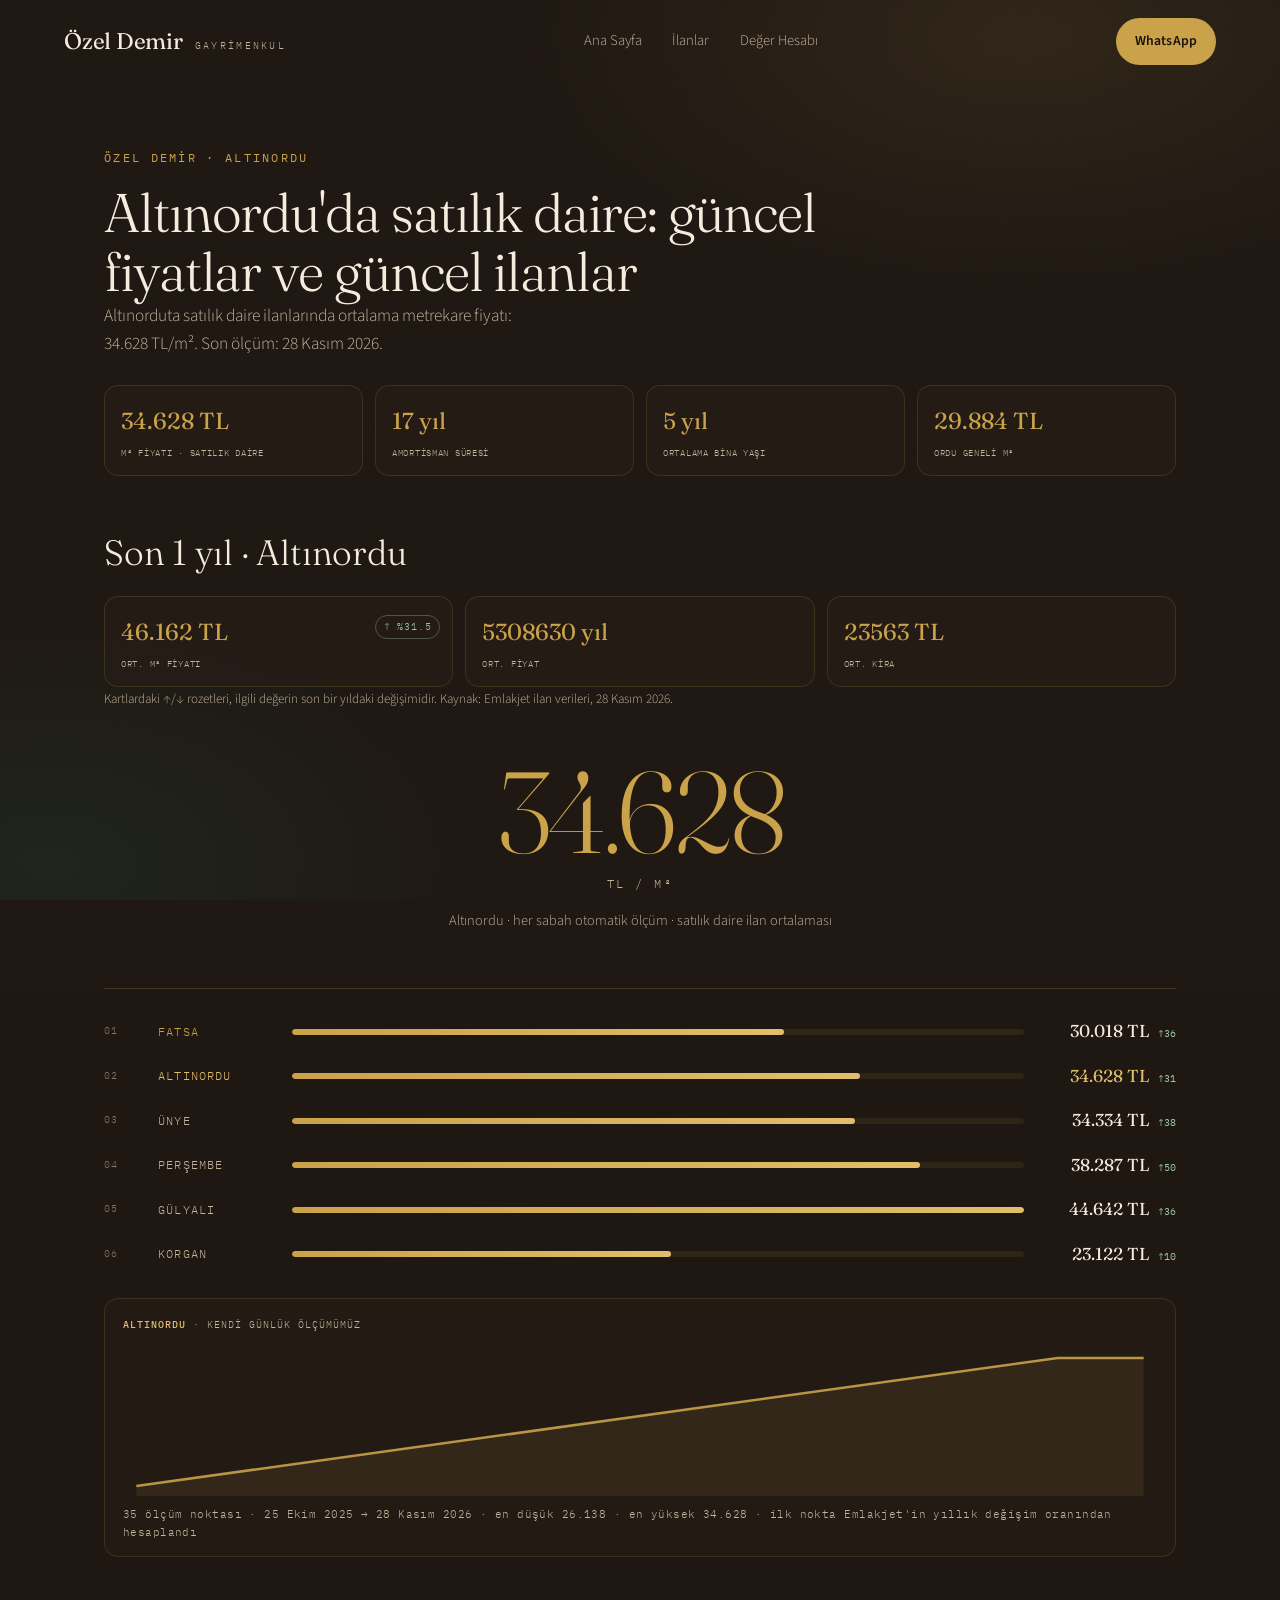
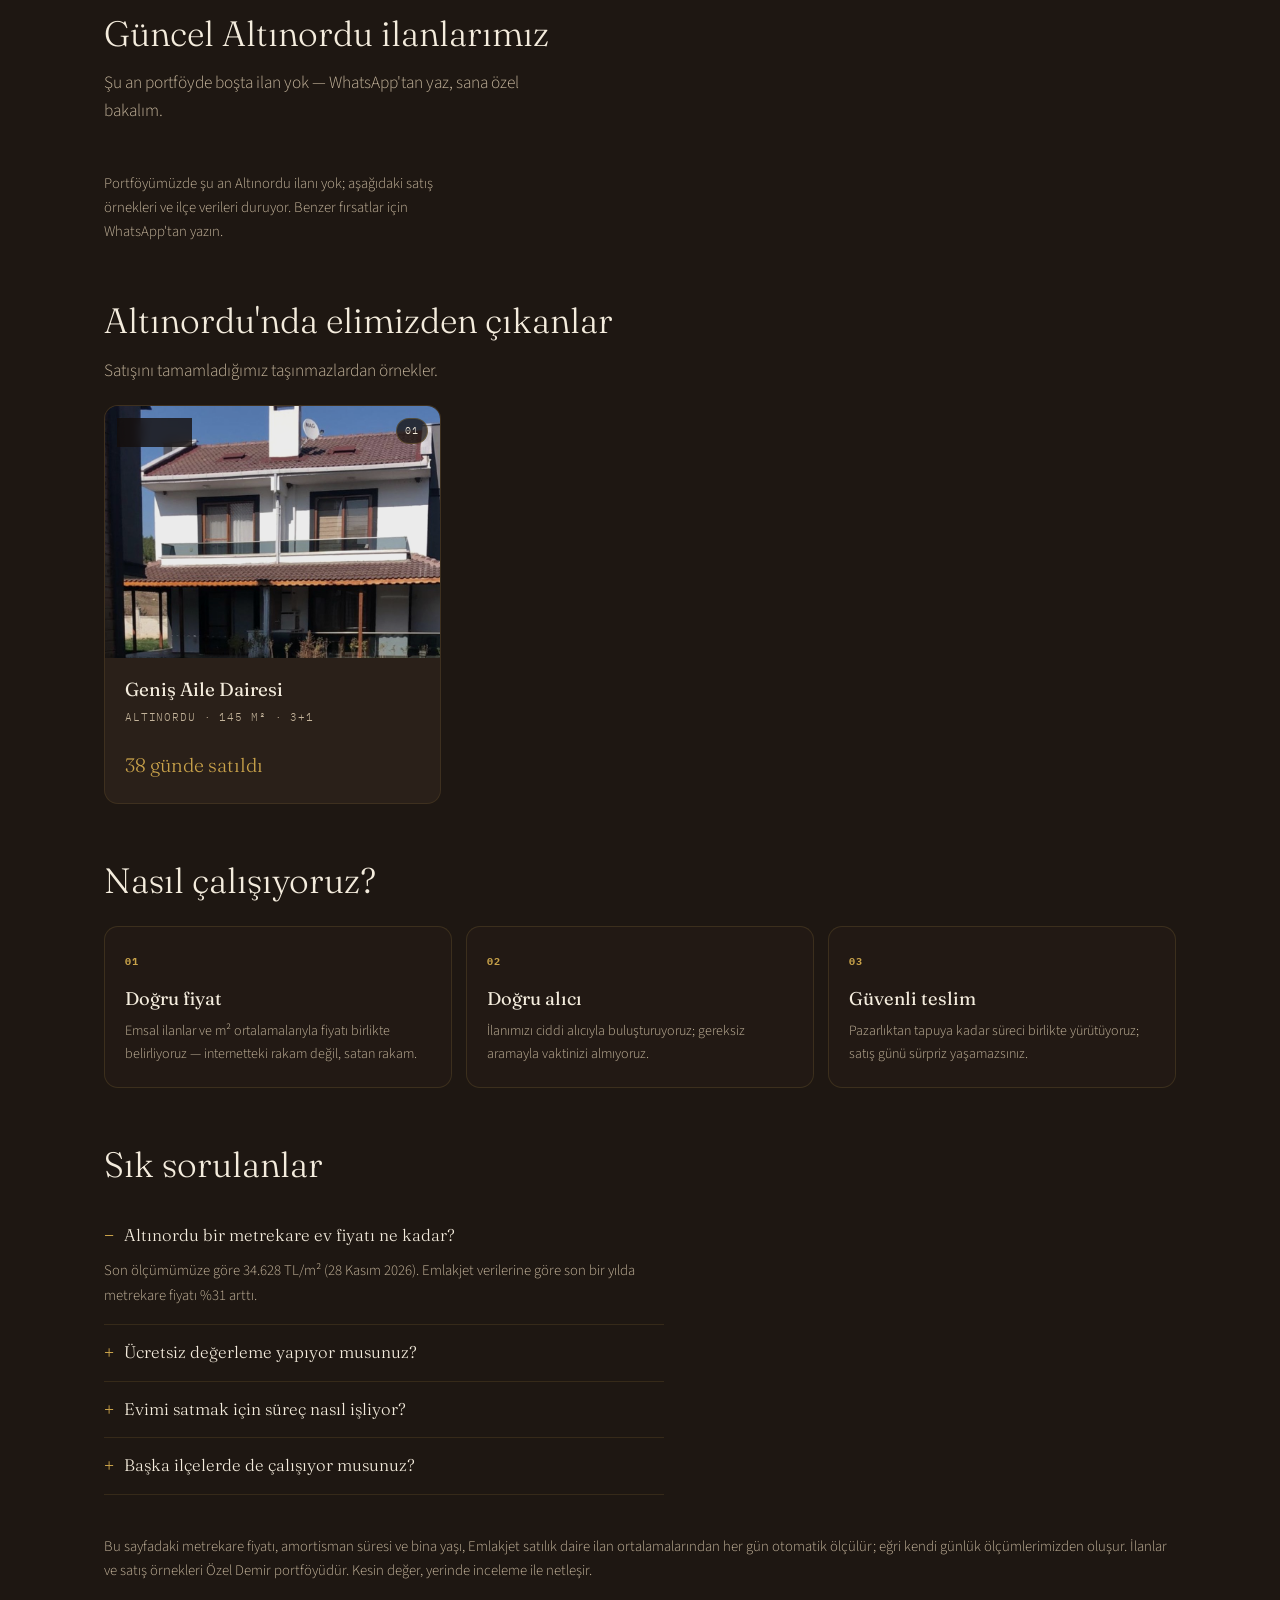
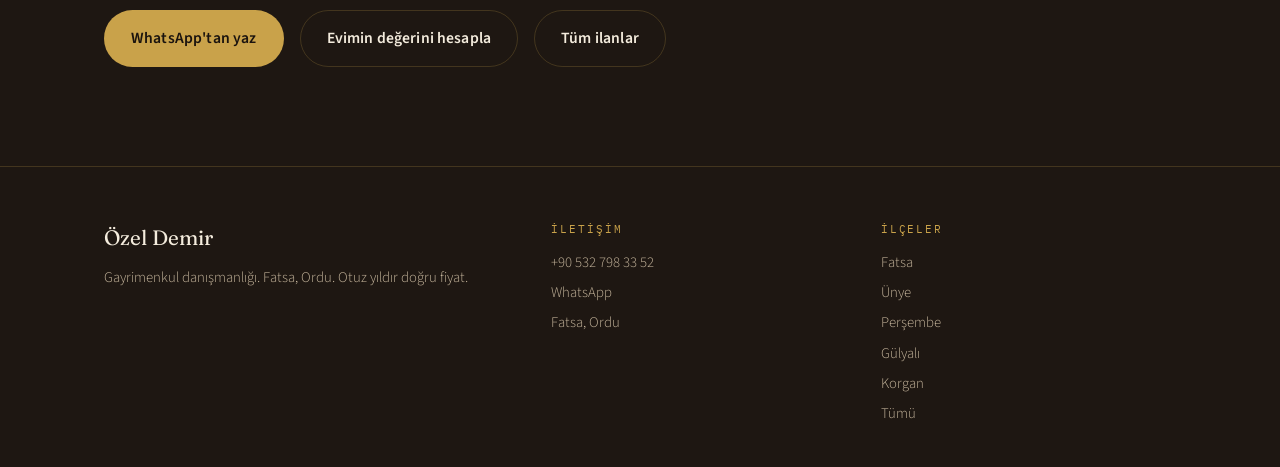
<file: altinordu.html>
<!doctype html>
<html lang="tr">
<head>
<meta charset="utf-8">
<meta name="viewport" content="width=device-width, initial-scale=1">
<title>Altınordu Satılık Daire Fiyatları — Güncel m² Ortalaması, Amortisman ve İlanlar | Özel Demir</title>
<meta name="description" content="Altınordu satılık daire ilanları, güncel metrekare fiyat ortalaması, amortisman süresi ve bina yaşı verileri. Her sabah otomatik ölçülür. Fatsa merkezli alım-satım ve değerleme: +90 532 798 33 52.">
<link rel="canonical" href="https://caca1403.github.io/ozeldemirweb/altinordu.html">
<meta property="og:title" content="Altınordu satılık daire fiyatları — Özel Demir">
<meta property="og:description" content="Altınordu için güncel m² fiyatı, amortisman süresi ve güncel ilanlar, tek sayfada.">
<meta property="og:url" content="https://caca1403.github.io/ozeldemirweb/altinordu.html">
<meta property="og:image" content="https://caca1403.github.io/ozeldemirweb/assets/hero-poster.jpg">
<meta name="theme-color" content="#1E1712">
<link rel="preconnect" href="https://fonts.googleapis.com">
<link rel="preconnect" href="https://fonts.gstatic.com" crossorigin>
<link href="https://fonts.googleapis.com/css2?family=Fraunces:opsz,wght@9..144,300..600&family=IBM+Plex+Mono:wght@400;500&family=Source+Sans+3:wght@300;400;600&display=swap" rel="stylesheet">
<link rel="stylesheet" href="assets/site.css?v=6">
<script type="application/ld+json">
{"@context":"https://schema.org","@graph":[{"@type":"WebPage","name":"Altınordu Satılık Daire Fiyatları","url":"https://caca1403.github.io/ozeldemirweb/altinordu.html","inLanguage":"tr","about":{"@type":"RealEstateAgent","name":"Özel Demir Gayrimenkul","telephone":"+905327983352","areaServed":"Altınordu, Ordu"}},{"@type":"FAQPage","mainEntity":[{"@type":"Question","name":"Altınordu bir metrekare ev fiyatı ne kadar?","acceptedAnswer":{"@type":"Answer","text":"Güncel metrekare fiyatı bu sayfada her sabah otomatik ölçülür; en son ölçüm sayfanın başında tarihli olarak yayınlanır."}},{"@type":"Question","name":"Altınordu için ücretsiz değerleme yapıyor musunuz?","acceptedAnswer":{"@type":"Answer","text":"Evet. WhatsApp'tan gönderdiğiniz bilgi ve fotoğraflarla aynı gün ücretsiz ön değerleme yapılır; kesin değer yerinde inceleme ile netleşir."}},{"@type":"Question","name":"Evimi satmak için süreç nasıl işliyor?","acceptedAnswer":{"@type":"Answer","text":"Önce emsaller ve m² ortalamalarıyla doğru fiyat belirlenir; ardından ilan, alıcı görüşmeleri ve tapu süreci birlikte yürütülür."}},{"@type":"Question","name":"Başka ilçelerde de çalışıyor musunuz?","acceptedAnswer":{"@type":"Answer","text":"Evet. Merkezimiz Fatsa; Ordu'nun tüm ilçelerinde alım-satım, kiralama ve değerleme yapıyoruz."}}]}]}
</script>
</head>
<body data-ilce="Altınordu">
<header class="nav">
  <a class="brand" href="index.html" aria-label="Özel Demir, ana sayfa"><b>Özel Demir</b><span>Gayrimenkul</span></a>
  <nav class="nav-links" aria-label="Menü">
    <a href="index.html">Ana Sayfa</a>
    <a href="index.html#ilanlar">İlanlar</a>
    <a href="index.html#deger">Değer Hesabı</a>
  </nav>
  <a class="btn small" href="https://wa.me/905327983352?text=Merhaba%2C%20Altınordu%20fiyatlar%C4%B1%20hakk%C4%B1nda%20bilgi%20almak%20istiyorum." target="_blank" rel="noopener">WhatsApp</a>
</header>

<main>
  <section class="sec" style="padding-top:clamp(110px,16vh,170px)">
    <div class="wrap">
      <span class="kicker reveal">Özel Demir · Altınordu</span>
      <h1 class="sayfa-baslik reveal d1">Altınordu'da satılık daire: güncel fiyatlar ve güncel ilanlar</h1>
      <p class="lede reveal d2" id="ilcePpm">Ortalama metrekare fiyatı yükleniyor…</p>

      <div class="factgrid reveal" aria-label="Altınordu piyasa rakamları">
        <div class="fact"><b id="fFiyat">—</b><span>m² fiyatı · satılık daire</span></div>
        <div class="fact"><b id="fAmort">—</b><span>Amortisman süresi</span></div>
        <div class="fact"><b id="fYas">—</b><span>Ortalama bina yaşı</span></div>
        <div class="fact"><b id="fIl">—</b><span>Ordu geneli m²</span></div>
      </div>

      <section id="istatSec" class="reveal" hidden>
        <h2 class="sayfa-altbaslik">Son 1 yıl · Altınordu</h2>
        <div class="istatgrid" id="istatGrid"></div>
        <p class="fine" id="istatNot"></p>
      </section>

      <div class="bigstat reveal">
        <span class="bigstat-no" id="ilceNo">—</span>
        <span class="bigstat-unit">TL / m²</span>
        <p>Altınordu · her sabah otomatik ölçüm · satılık daire ilan ortalaması</p>
      </div>

      <div class="market reveal" id="ilceBars" aria-label="İlçelere göre metrekare fiyatları"></div>

      <figure class="curve reveal" id="curve">
        <figcaption><b>Altınordu</b> · kendi günlük ölçümümüz</figcaption>
        <svg viewBox="0 0 620 150" preserveAspectRatio="none" role="img" aria-label="Altınordu metrekare fiyatının zaman içinde değişimi"><polygon id="curveFill" fill="rgba(201,162,74,.09)" stroke="none"></polygon><polyline id="curveLine" fill="none" stroke="var(--accent)" stroke-width="2.5" vector-effect="non-scaling-stroke"></polyline></svg>
        <p class="curve-note" id="curveNote">İlk ölçüm toplandı — eğri yeni ölçümlerle belirir.</p>
      </figure>

      <h2 class="sayfa-altbaslik reveal">Güncel Altınordu ilanlarımız</h2>
      <p class="lede" id="ilceSayi"></p>
      <div class="grid" id="ilceGrid" style="margin-top:20px"></div>

      <section id="soldSec" class="reveal" hidden>
        <h2 class="sayfa-altbaslik">Altınordu'nda elimizden çıkanlar</h2>
        <p class="lede">Satışını tamamladığımız taşınmazlardan örnekler.</p>
        <div class="grid" id="ilceSold" style="margin-top:20px"></div>
      </section>

      <section id="mahSec" class="reveal" hidden>
        <h2 class="sayfa-altbaslik">Altınordu mahallelerinde m² fiyatları</h2>
        <p class="lede">Şu an ilanı olan mahalleler, büyükten küçüğe. Yüzde: son bir yıldaki değişim.</p>
        <div class="market" id="mahBars"></div>
        <p class="fine" id="mahNot"></p>
      </section>

      <h2 class="sayfa-altbaslik reveal">Nasıl çalışıyoruz?</h2>
      <div class="adimlar reveal">
        <div class="adim"><b>01</b><h3>Doğru fiyat</h3><p>Emsal ilanlar ve m² ortalamalarıyla fiyatı birlikte belirliyoruz — internetteki rakam değil, satan rakam.</p></div>
        <div class="adim"><b>02</b><h3>Doğru alıcı</h3><p>İlanımızı ciddi alıcıyla buluşturuyoruz; gereksiz aramayla vaktinizi almıyoruz.</p></div>
        <div class="adim"><b>03</b><h3>Güvenli teslim</h3><p>Pazarlıktan tapuya kadar süreci birlikte yürütüyoruz; satış günü sürpriz yaşamazsınız.</p></div>
      </div>

      <h2 class="sayfa-altbaslik reveal">Sık sorulanlar</h2>
      <div class="sss reveal">
        <details open>
          <summary>Altınordu bir metrekare ev fiyatı ne kadar?</summary>
          <p id="faqPpm">Bu sayfadaki ölçüm her sabah yeniden yapılır; en güncel rakam sayfanın başında tarihli olarak yer alır.</p>
        </details>
        <details>
          <summary>Ücretsiz değerleme yapıyor musunuz?</summary>
          <p>Evet — ücretsiz ve mümkünse aynı gün. WhatsApp'tan konum, m² ve fotoğraf gönderin; yazılı bir aralık verelim. Kesin değer yerinde inceleme ile netleşir.</p>
        </details>
        <details>
          <summary>Evimi satmak için süreç nasıl işliyor?</summary>
          <p>Doğru fiyatı belirliyoruz, ilanı hazırlıyoruz, alıcı görüşmelerini yürütüyor ve tapu gününe kadar yanınızda oluyoruz. Sözleşme yoksa gizli listeyle de çalışabiliriz.</p>
        </details>
        <details>
          <summary>Başka ilçelerde de çalışıyor musunuz?</summary>
          <p>Evet. Merkezimiz Fatsa; Ordu'nun tüm ilçelerinde alım-satım, kiralama, değerleme ve müteahhitlik iş birliği yapıyoruz.</p>
        </details>
      </div>

      <p class="note reveal" style="margin-top:40px">Bu sayfadaki metrekare fiyatı, amortisman süresi ve bina yaşı, Emlakjet satılık daire ilan ortalamalarından her gün otomatik ölçülür; eğri kendi günlük ölçümlerimizden oluşur. İlanlar ve satış örnekleri Özel Demir portföyüdür. Kesin değer, yerinde inceleme ile netleşir.</p>
      <div class="actions" style="margin-top:26px;display:flex;flex-wrap:wrap;gap:12px 16px">
        <a class="btn" href="https://wa.me/905327983352?text=Merhaba%2C%20Altınordu%27da%20ev%20almak%20i%C3%A7in%20dan%C4%B1%C5%9Fmak%20istiyorum." target="_blank" rel="noopener">WhatsApp'tan yaz</a>
        <a class="btn ghost" href="index.html#deger">Evimin değerini hesapla</a>
        <a class="btn ghost" href="index.html#ilanlar">Tüm ilanlar</a>
      </div>
    </div>
  </section>
</main>

<footer class="foot">
  <div class="wrap">
    <div class="foot-grid">
      <div>
        <b>Özel Demir</b>
        <p>Gayrimenkul danışmanlığı. Fatsa, Ordu. Otuz yıldır doğru fiyat.</p>
      </div>
      <div>
        <h4>İletişim</h4>
        <div class="row">
          <a href="tel:+905327983352">+90 532 798 33 52</a>
          <a href="https://wa.me/905327983352" target="_blank" rel="noopener">WhatsApp</a>
          <span>Fatsa, Ordu</span>
        </div>
      </div>
      <div>
        <h4>İlçeler</h4>
        <div class="row"><a href="fatsa.html">Fatsa</a><a href="unye.html">Ünye</a><a href="persembe.html">Perşembe</a><a href="gulyali.html">Gülyalı</a><a href="korgan.html">Korgan</a><a href="index.html">Tümü</a></div>
      </div>
    </div>
  </div>
</footer>
<script src="assets/listings.js"></script>
<script src="assets/ilce.js?v=9"></script>
</body>
</html>
</file>
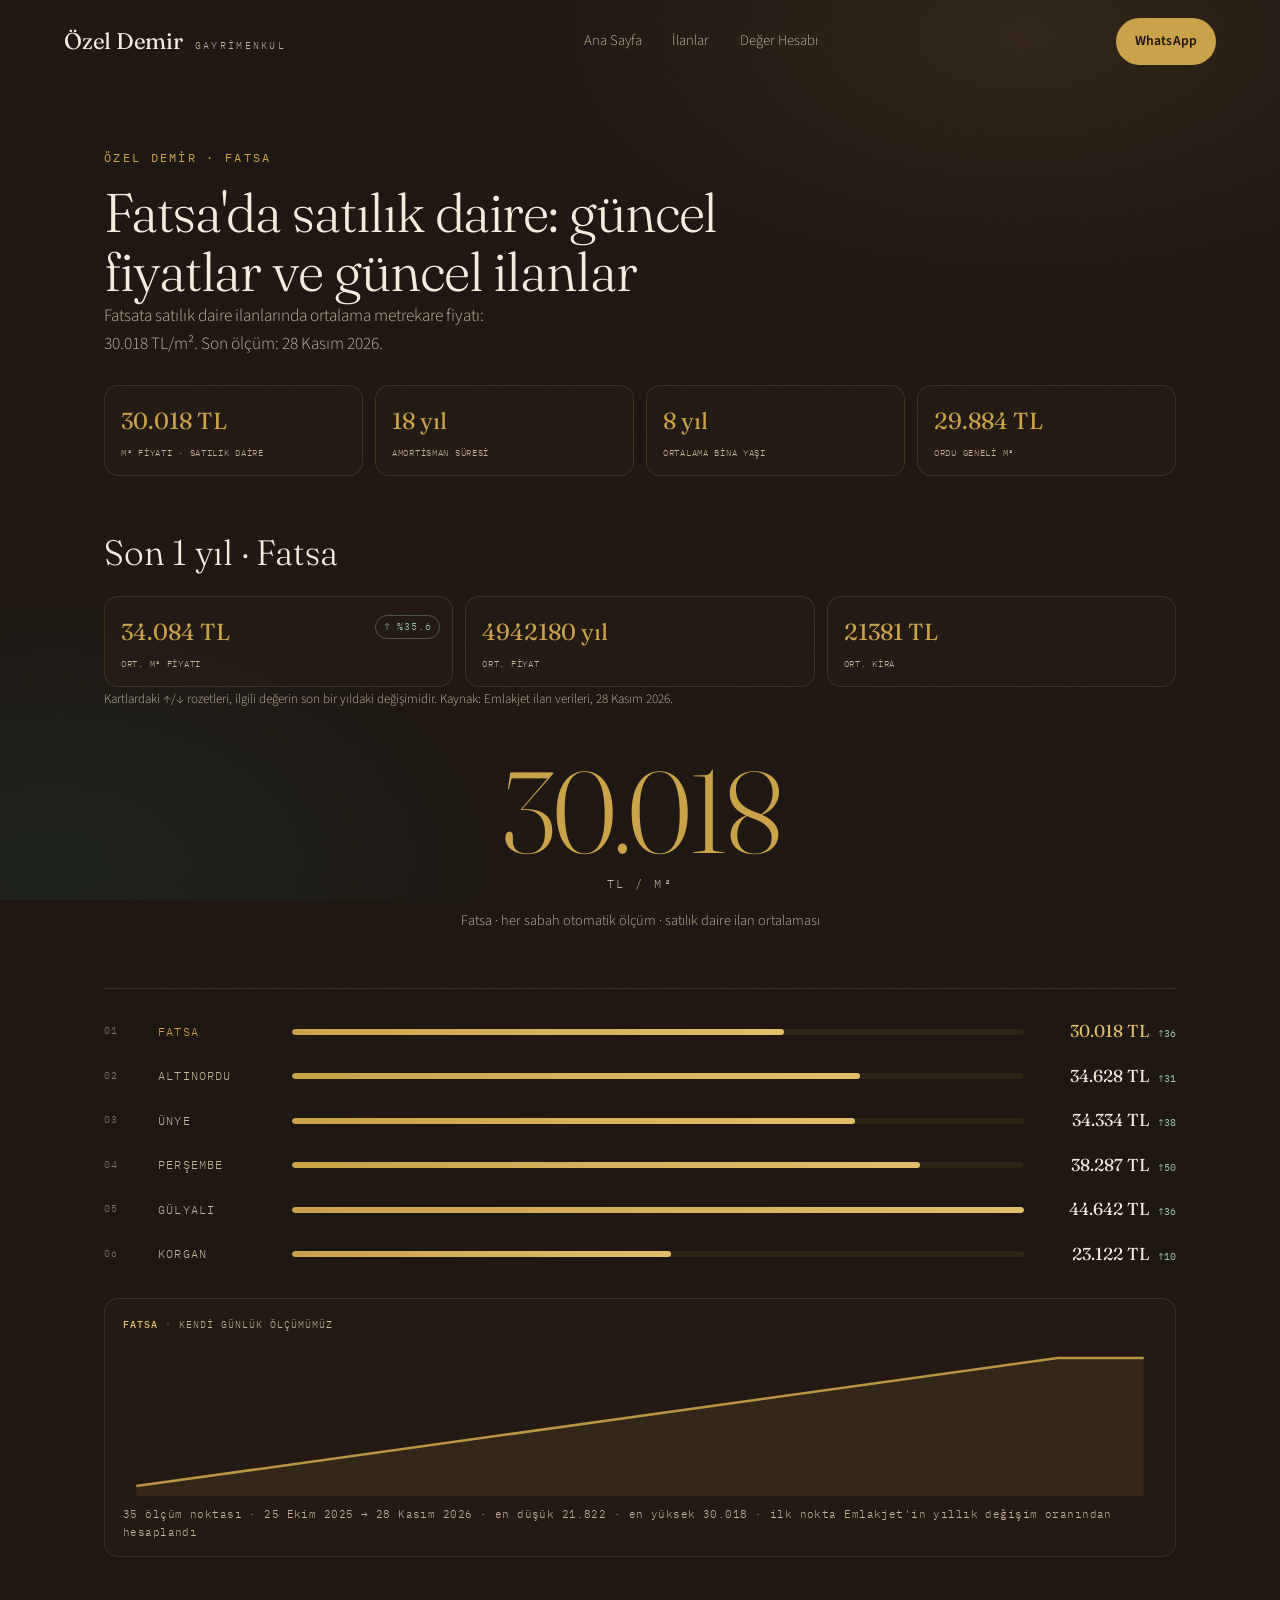
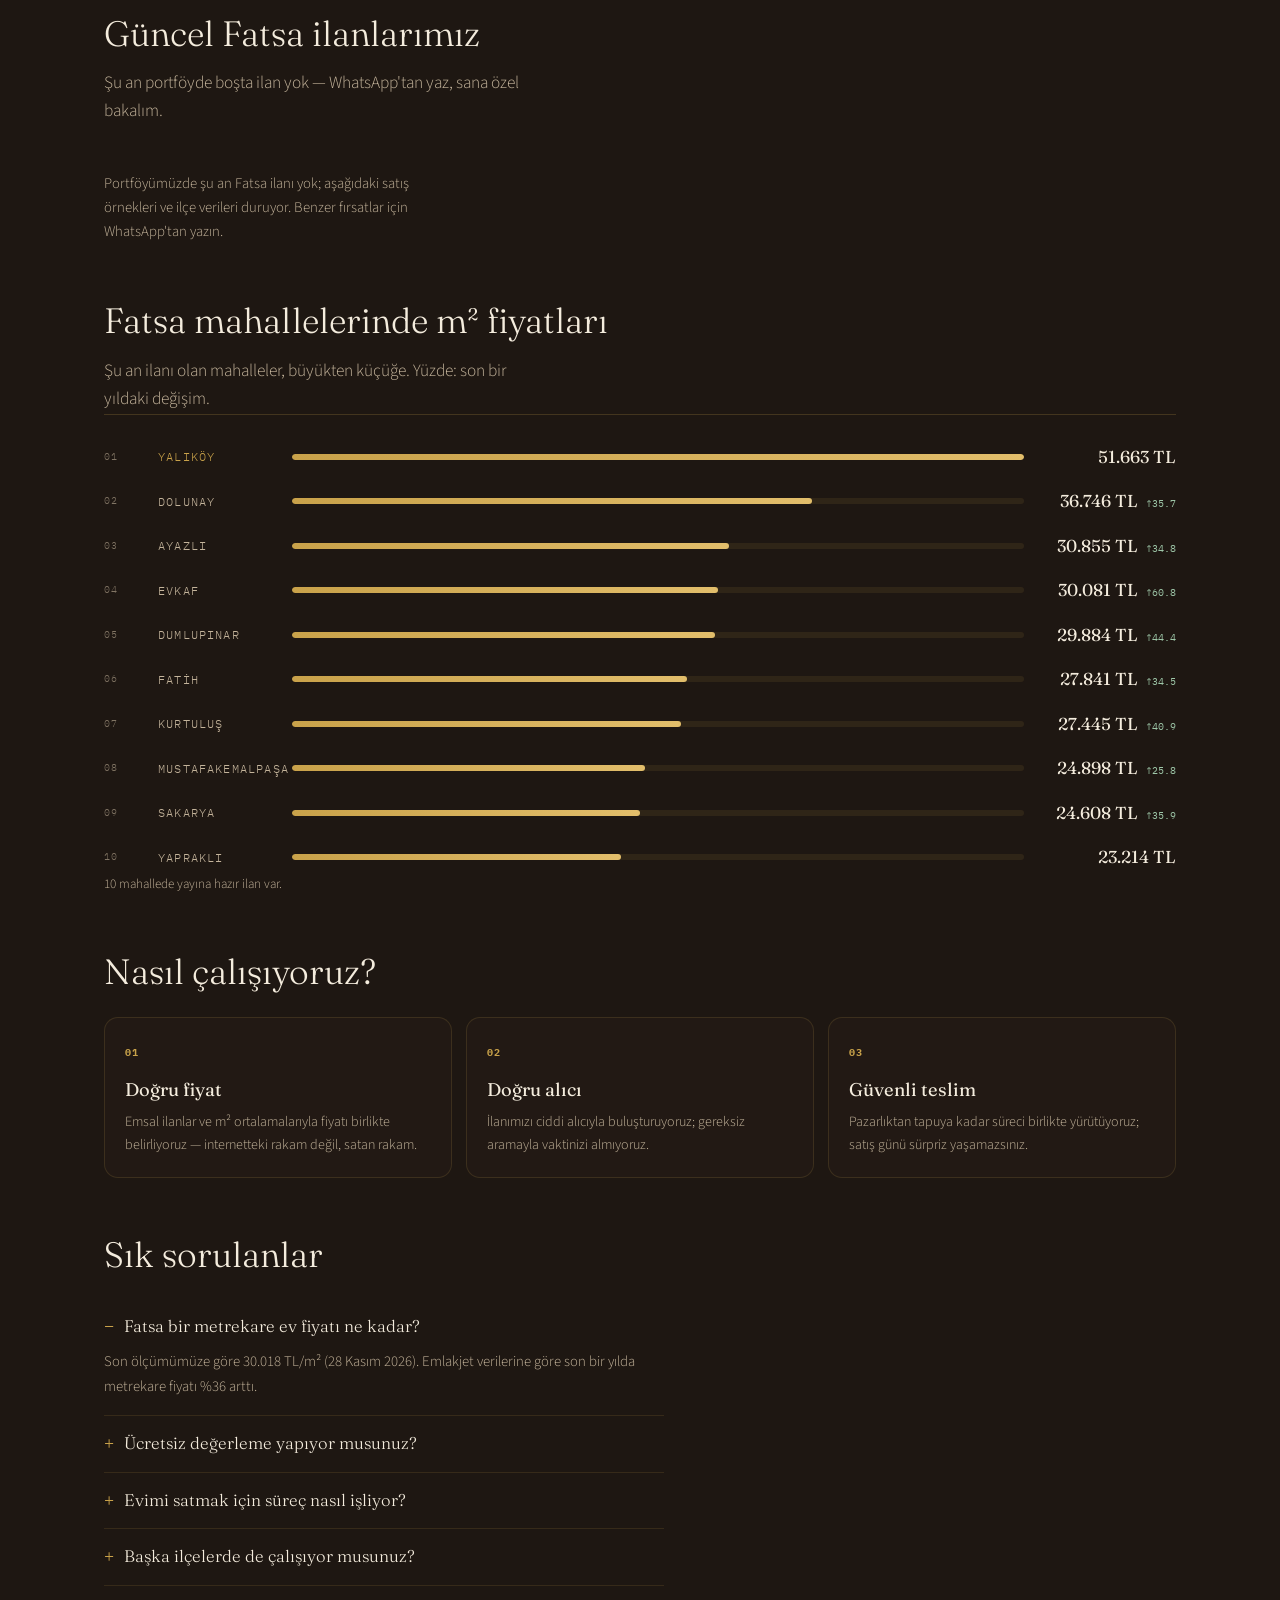
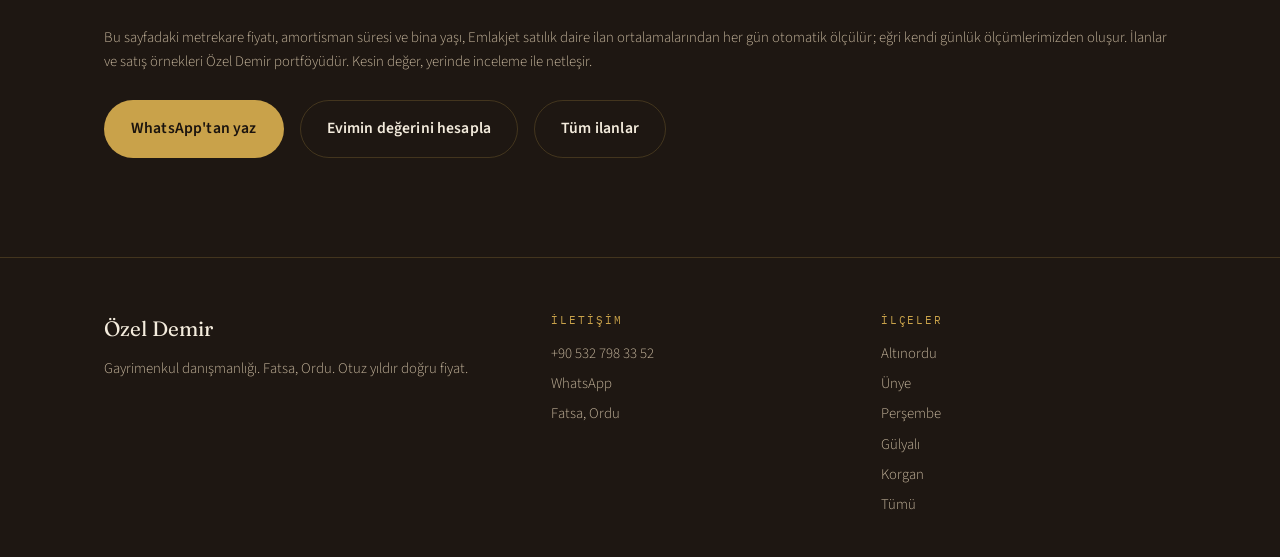
<file: fatsa.html>
<!doctype html>
<html lang="tr">
<head>
<meta charset="utf-8">
<meta name="viewport" content="width=device-width, initial-scale=1">
<title>Fatsa Satılık Daire Fiyatları — Güncel m² Ortalaması, Amortisman ve İlanlar | Özel Demir</title>
<meta name="description" content="Fatsa satılık daire ilanları, güncel metrekare fiyat ortalaması, amortisman süresi ve bina yaşı verileri. Her sabah otomatik ölçülür. Fatsa merkezli alım-satım ve değerleme: +90 532 798 33 52.">
<link rel="canonical" href="https://caca1403.github.io/ozeldemirweb/fatsa.html">
<meta property="og:title" content="Fatsa satılık daire fiyatları — Özel Demir">
<meta property="og:description" content="Fatsa için güncel m² fiyatı, amortisman süresi ve güncel ilanlar, tek sayfada.">
<meta property="og:url" content="https://caca1403.github.io/ozeldemirweb/fatsa.html">
<meta property="og:image" content="https://caca1403.github.io/ozeldemirweb/assets/hero-poster.jpg">
<meta name="theme-color" content="#1E1712">
<link rel="preconnect" href="https://fonts.googleapis.com">
<link rel="preconnect" href="https://fonts.gstatic.com" crossorigin>
<link href="https://fonts.googleapis.com/css2?family=Fraunces:opsz,wght@9..144,300..600&family=IBM+Plex+Mono:wght@400;500&family=Source+Sans+3:wght@300;400;600&display=swap" rel="stylesheet">
<link rel="stylesheet" href="assets/site.css?v=6">
<script type="application/ld+json">
{"@context":"https://schema.org","@graph":[{"@type":"WebPage","name":"Fatsa Satılık Daire Fiyatları","url":"https://caca1403.github.io/ozeldemirweb/fatsa.html","inLanguage":"tr","about":{"@type":"RealEstateAgent","name":"Özel Demir Gayrimenkul","telephone":"+905327983352","areaServed":"Fatsa, Ordu"}},{"@type":"FAQPage","mainEntity":[{"@type":"Question","name":"Fatsa bir metrekare ev fiyatı ne kadar?","acceptedAnswer":{"@type":"Answer","text":"Güncel metrekare fiyatı bu sayfada her sabah otomatik ölçülür; en son ölçüm sayfanın başında tarihli olarak yayınlanır."}},{"@type":"Question","name":"Fatsa için ücretsiz değerleme yapıyor musunuz?","acceptedAnswer":{"@type":"Answer","text":"Evet. WhatsApp'tan gönderdiğiniz bilgi ve fotoğraflarla aynı gün ücretsiz ön değerleme yapılır; kesin değer yerinde inceleme ile netleşir."}},{"@type":"Question","name":"Evimi satmak için süreç nasıl işliyor?","acceptedAnswer":{"@type":"Answer","text":"Önce emsaller ve m² ortalamalarıyla doğru fiyat belirlenir; ardından ilan, alıcı görüşmeleri ve tapu süreci birlikte yürütülür."}},{"@type":"Question","name":"Başka ilçelerde de çalışıyor musunuz?","acceptedAnswer":{"@type":"Answer","text":"Evet. Merkezimiz Fatsa; Ordu'nun tüm ilçelerinde alım-satım, kiralama ve değerleme yapıyoruz."}}]}]}
</script>
</head>
<body data-ilce="Fatsa">
<header class="nav">
  <a class="brand" href="index.html" aria-label="Özel Demir, ana sayfa"><b>Özel Demir</b><span>Gayrimenkul</span></a>
  <nav class="nav-links" aria-label="Menü">
    <a href="index.html">Ana Sayfa</a>
    <a href="index.html#ilanlar">İlanlar</a>
    <a href="index.html#deger">Değer Hesabı</a>
  </nav>
  <a class="btn small" href="https://wa.me/905327983352?text=Merhaba%2C%20Fatsa%20fiyatlar%C4%B1%20hakk%C4%B1nda%20bilgi%20almak%20istiyorum." target="_blank" rel="noopener">WhatsApp</a>
</header>

<main>
  <section class="sec" style="padding-top:clamp(110px,16vh,170px)">
    <div class="wrap">
      <span class="kicker reveal">Özel Demir · Fatsa</span>
      <h1 class="sayfa-baslik reveal d1">Fatsa'da satılık daire: güncel fiyatlar ve güncel ilanlar</h1>
      <p class="lede reveal d2" id="ilcePpm">Ortalama metrekare fiyatı yükleniyor…</p>

      <div class="factgrid reveal" aria-label="Fatsa piyasa rakamları">
        <div class="fact"><b id="fFiyat">—</b><span>m² fiyatı · satılık daire</span></div>
        <div class="fact"><b id="fAmort">—</b><span>Amortisman süresi</span></div>
        <div class="fact"><b id="fYas">—</b><span>Ortalama bina yaşı</span></div>
        <div class="fact"><b id="fIl">—</b><span>Ordu geneli m²</span></div>
      </div>

      <section id="istatSec" class="reveal" hidden>
        <h2 class="sayfa-altbaslik">Son 1 yıl · Fatsa</h2>
        <div class="istatgrid" id="istatGrid"></div>
        <p class="fine" id="istatNot"></p>
      </section>

      <div class="bigstat reveal">
        <span class="bigstat-no" id="ilceNo">—</span>
        <span class="bigstat-unit">TL / m²</span>
        <p>Fatsa · her sabah otomatik ölçüm · satılık daire ilan ortalaması</p>
      </div>

      <div class="market reveal" id="ilceBars" aria-label="İlçelere göre metrekare fiyatları"></div>

      <figure class="curve reveal" id="curve">
        <figcaption><b>Fatsa</b> · kendi günlük ölçümümüz</figcaption>
        <svg viewBox="0 0 620 150" preserveAspectRatio="none" role="img" aria-label="Fatsa metrekare fiyatının zaman içinde değişimi"><polygon id="curveFill" fill="rgba(201,162,74,.09)" stroke="none"></polygon><polyline id="curveLine" fill="none" stroke="var(--accent)" stroke-width="2.5" vector-effect="non-scaling-stroke"></polyline></svg>
        <p class="curve-note" id="curveNote">İlk ölçüm toplandı — eğri yeni ölçümlerle belirir.</p>
      </figure>

      <h2 class="sayfa-altbaslik reveal">Güncel Fatsa ilanlarımız</h2>
      <p class="lede" id="ilceSayi"></p>
      <div class="grid" id="ilceGrid" style="margin-top:20px"></div>

      <section id="soldSec" class="reveal" hidden>
        <h2 class="sayfa-altbaslik">Fatsa'nda elimizden çıkanlar</h2>
        <p class="lede">Satışını tamamladığımız taşınmazlardan örnekler.</p>
        <div class="grid" id="ilceSold" style="margin-top:20px"></div>
      </section>

      <section id="mahSec" class="reveal" hidden>
        <h2 class="sayfa-altbaslik">Fatsa mahallelerinde m² fiyatları</h2>
        <p class="lede">Şu an ilanı olan mahalleler, büyükten küçüğe. Yüzde: son bir yıldaki değişim.</p>
        <div class="market" id="mahBars"></div>
        <p class="fine" id="mahNot"></p>
      </section>

      <h2 class="sayfa-altbaslik reveal">Nasıl çalışıyoruz?</h2>
      <div class="adimlar reveal">
        <div class="adim"><b>01</b><h3>Doğru fiyat</h3><p>Emsal ilanlar ve m² ortalamalarıyla fiyatı birlikte belirliyoruz — internetteki rakam değil, satan rakam.</p></div>
        <div class="adim"><b>02</b><h3>Doğru alıcı</h3><p>İlanımızı ciddi alıcıyla buluşturuyoruz; gereksiz aramayla vaktinizi almıyoruz.</p></div>
        <div class="adim"><b>03</b><h3>Güvenli teslim</h3><p>Pazarlıktan tapuya kadar süreci birlikte yürütüyoruz; satış günü sürpriz yaşamazsınız.</p></div>
      </div>

      <h2 class="sayfa-altbaslik reveal">Sık sorulanlar</h2>
      <div class="sss reveal">
        <details open>
          <summary>Fatsa bir metrekare ev fiyatı ne kadar?</summary>
          <p id="faqPpm">Bu sayfadaki ölçüm her sabah yeniden yapılır; en güncel rakam sayfanın başında tarihli olarak yer alır.</p>
        </details>
        <details>
          <summary>Ücretsiz değerleme yapıyor musunuz?</summary>
          <p>Evet — ücretsiz ve mümkünse aynı gün. WhatsApp'tan konum, m² ve fotoğraf gönderin; yazılı bir aralık verelim. Kesin değer yerinde inceleme ile netleşir.</p>
        </details>
        <details>
          <summary>Evimi satmak için süreç nasıl işliyor?</summary>
          <p>Doğru fiyatı belirliyoruz, ilanı hazırlıyoruz, alıcı görüşmelerini yürütüyor ve tapu gününe kadar yanınızda oluyoruz. Sözleşme yoksa gizli listeyle de çalışabiliriz.</p>
        </details>
        <details>
          <summary>Başka ilçelerde de çalışıyor musunuz?</summary>
          <p>Evet. Merkezimiz Fatsa; Ordu'nun tüm ilçelerinde alım-satım, kiralama, değerleme ve müteahhitlik iş birliği yapıyoruz.</p>
        </details>
      </div>

      <p class="note reveal" style="margin-top:40px">Bu sayfadaki metrekare fiyatı, amortisman süresi ve bina yaşı, Emlakjet satılık daire ilan ortalamalarından her gün otomatik ölçülür; eğri kendi günlük ölçümlerimizden oluşur. İlanlar ve satış örnekleri Özel Demir portföyüdür. Kesin değer, yerinde inceleme ile netleşir.</p>
      <div class="actions" style="margin-top:26px;display:flex;flex-wrap:wrap;gap:12px 16px">
        <a class="btn" href="https://wa.me/905327983352?text=Merhaba%2C%20Fatsa%27da%20ev%20almak%20i%C3%A7in%20dan%C4%B1%C5%9Fmak%20istiyorum." target="_blank" rel="noopener">WhatsApp'tan yaz</a>
        <a class="btn ghost" href="index.html#deger">Evimin değerini hesapla</a>
        <a class="btn ghost" href="index.html#ilanlar">Tüm ilanlar</a>
      </div>
    </div>
  </section>
</main>

<footer class="foot">
  <div class="wrap">
    <div class="foot-grid">
      <div>
        <b>Özel Demir</b>
        <p>Gayrimenkul danışmanlığı. Fatsa, Ordu. Otuz yıldır doğru fiyat.</p>
      </div>
      <div>
        <h4>İletişim</h4>
        <div class="row">
          <a href="tel:+905327983352">+90 532 798 33 52</a>
          <a href="https://wa.me/905327983352" target="_blank" rel="noopener">WhatsApp</a>
          <span>Fatsa, Ordu</span>
        </div>
      </div>
      <div>
        <h4>İlçeler</h4>
        <div class="row"><a href="altinordu.html">Altınordu</a><a href="unye.html">Ünye</a><a href="persembe.html">Perşembe</a><a href="gulyali.html">Gülyalı</a><a href="korgan.html">Korgan</a><a href="index.html">Tümü</a></div>
      </div>
    </div>
  </div>
</footer>
<script src="assets/listings.js"></script>
<script src="assets/ilce.js?v=9"></script>
</body>
</html>
</file>
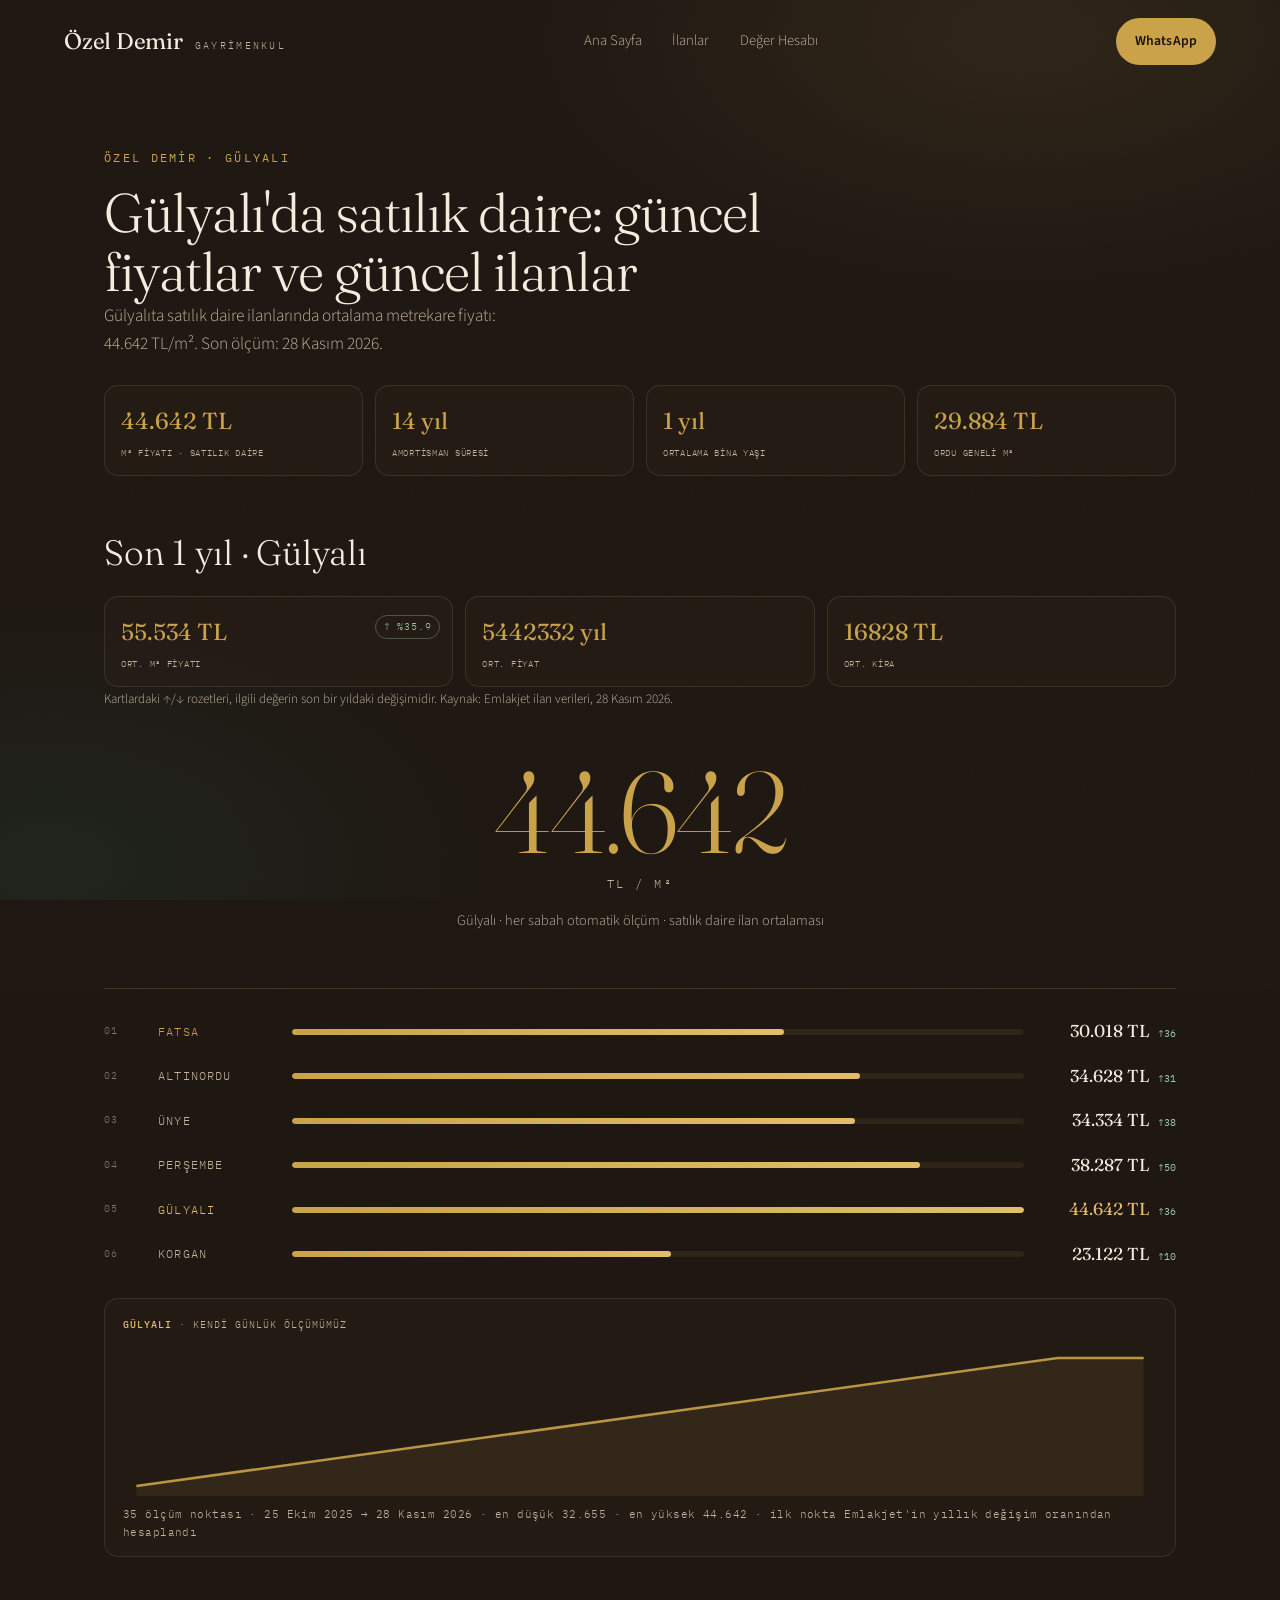
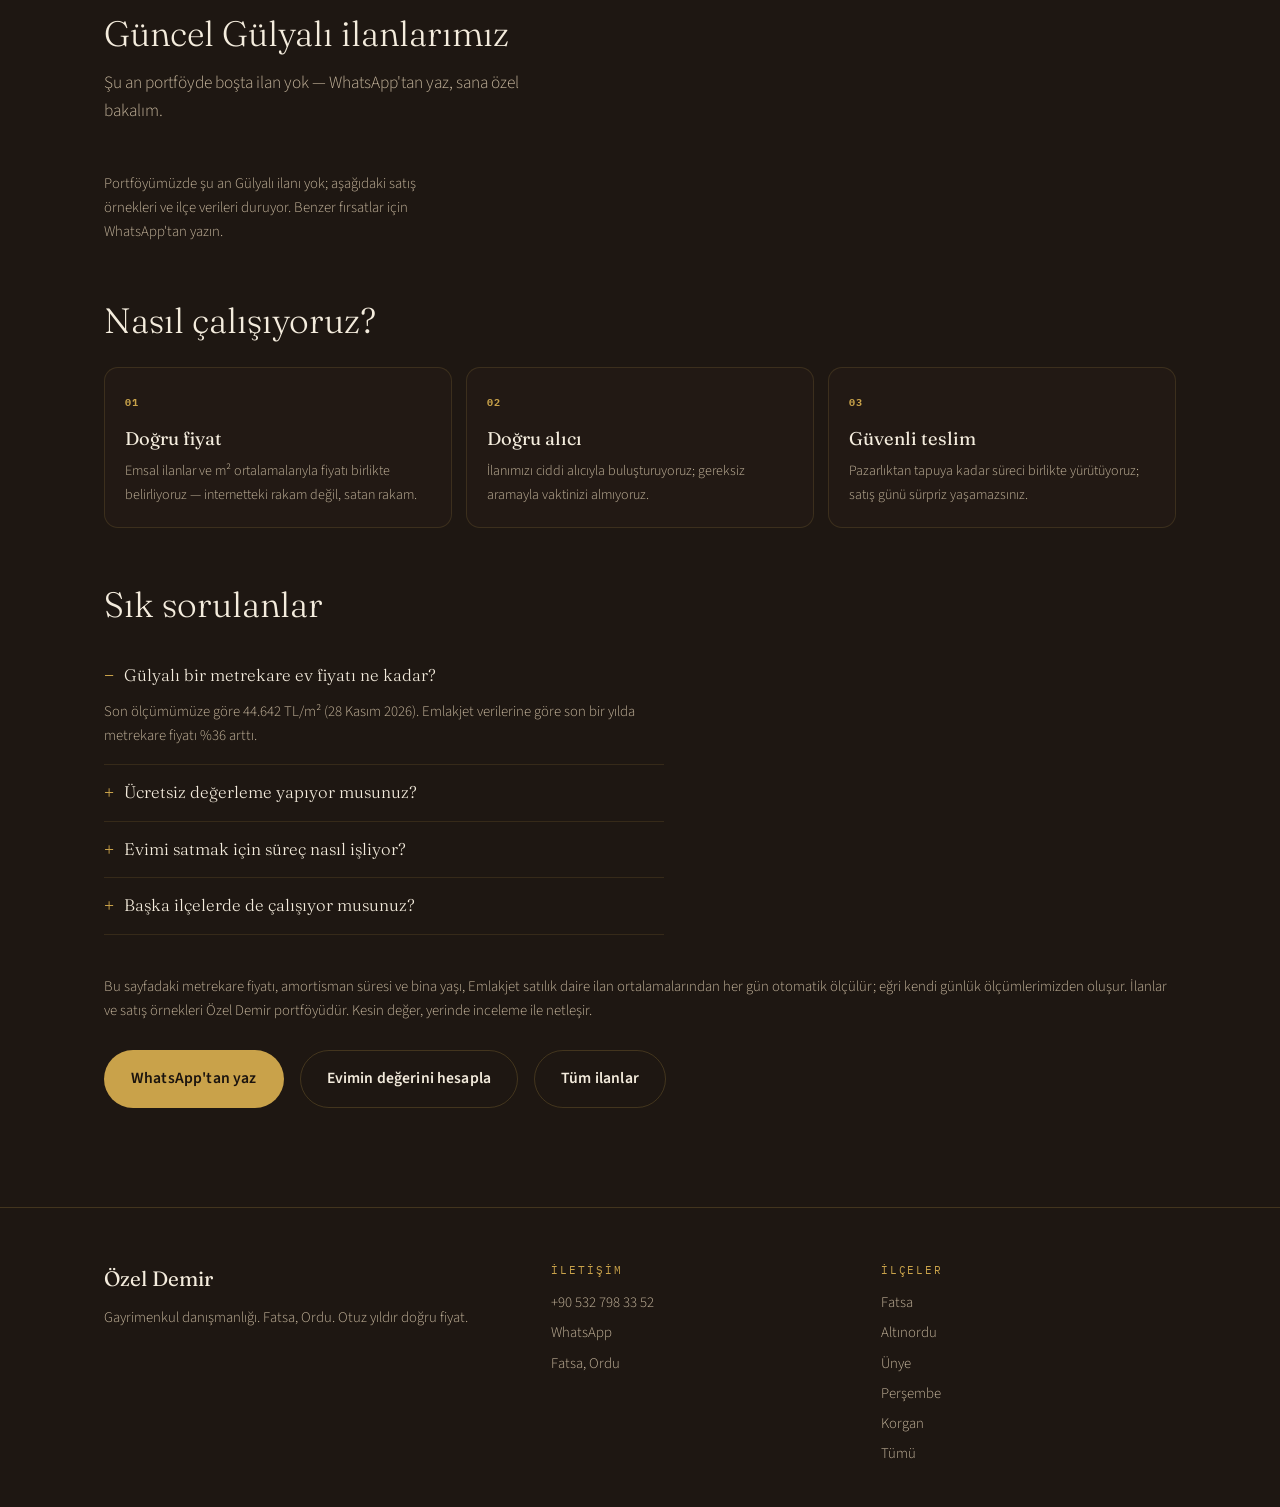
<file: gulyali.html>
<!doctype html>
<html lang="tr">
<head>
<meta charset="utf-8">
<meta name="viewport" content="width=device-width, initial-scale=1">
<title>Gülyalı Satılık Daire Fiyatları — Güncel m² Ortalaması, Amortisman ve İlanlar | Özel Demir</title>
<meta name="description" content="Gülyalı satılık daire ilanları, güncel metrekare fiyat ortalaması, amortisman süresi ve bina yaşı verileri. Her sabah otomatik ölçülür. Fatsa merkezli alım-satım ve değerleme: +90 532 798 33 52.">
<link rel="canonical" href="https://caca1403.github.io/ozeldemirweb/gulyali.html">
<meta property="og:title" content="Gülyalı satılık daire fiyatları — Özel Demir">
<meta property="og:description" content="Gülyalı için güncel m² fiyatı, amortisman süresi ve güncel ilanlar, tek sayfada.">
<meta property="og:url" content="https://caca1403.github.io/ozeldemirweb/gulyali.html">
<meta property="og:image" content="https://caca1403.github.io/ozeldemirweb/assets/hero-poster.jpg">
<meta name="theme-color" content="#1E1712">
<link rel="preconnect" href="https://fonts.googleapis.com">
<link rel="preconnect" href="https://fonts.gstatic.com" crossorigin>
<link href="https://fonts.googleapis.com/css2?family=Fraunces:opsz,wght@9..144,300..600&family=IBM+Plex+Mono:wght@400;500&family=Source+Sans+3:wght@300;400;600&display=swap" rel="stylesheet">
<link rel="stylesheet" href="assets/site.css?v=6">
<script type="application/ld+json">
{"@context":"https://schema.org","@graph":[{"@type":"WebPage","name":"Gülyalı Satılık Daire Fiyatları","url":"https://caca1403.github.io/ozeldemirweb/gulyali.html","inLanguage":"tr","about":{"@type":"RealEstateAgent","name":"Özel Demir Gayrimenkul","telephone":"+905327983352","areaServed":"Gülyalı, Ordu"}},{"@type":"FAQPage","mainEntity":[{"@type":"Question","name":"Gülyalı bir metrekare ev fiyatı ne kadar?","acceptedAnswer":{"@type":"Answer","text":"Güncel metrekare fiyatı bu sayfada her sabah otomatik ölçülür; en son ölçüm sayfanın başında tarihli olarak yayınlanır."}},{"@type":"Question","name":"Gülyalı için ücretsiz değerleme yapıyor musunuz?","acceptedAnswer":{"@type":"Answer","text":"Evet. WhatsApp'tan gönderdiğiniz bilgi ve fotoğraflarla aynı gün ücretsiz ön değerleme yapılır; kesin değer yerinde inceleme ile netleşir."}},{"@type":"Question","name":"Evimi satmak için süreç nasıl işliyor?","acceptedAnswer":{"@type":"Answer","text":"Önce emsaller ve m² ortalamalarıyla doğru fiyat belirlenir; ardından ilan, alıcı görüşmeleri ve tapu süreci birlikte yürütülür."}},{"@type":"Question","name":"Başka ilçelerde de çalışıyor musunuz?","acceptedAnswer":{"@type":"Answer","text":"Evet. Merkezimiz Fatsa; Ordu'nun tüm ilçelerinde alım-satım, kiralama ve değerleme yapıyoruz."}}]}]}
</script>
</head>
<body data-ilce="Gülyalı">
<header class="nav">
  <a class="brand" href="index.html" aria-label="Özel Demir, ana sayfa"><b>Özel Demir</b><span>Gayrimenkul</span></a>
  <nav class="nav-links" aria-label="Menü">
    <a href="index.html">Ana Sayfa</a>
    <a href="index.html#ilanlar">İlanlar</a>
    <a href="index.html#deger">Değer Hesabı</a>
  </nav>
  <a class="btn small" href="https://wa.me/905327983352?text=Merhaba%2C%20Gülyalı%20fiyatlar%C4%B1%20hakk%C4%B1nda%20bilgi%20almak%20istiyorum." target="_blank" rel="noopener">WhatsApp</a>
</header>

<main>
  <section class="sec" style="padding-top:clamp(110px,16vh,170px)">
    <div class="wrap">
      <span class="kicker reveal">Özel Demir · Gülyalı</span>
      <h1 class="sayfa-baslik reveal d1">Gülyalı'da satılık daire: güncel fiyatlar ve güncel ilanlar</h1>
      <p class="lede reveal d2" id="ilcePpm">Ortalama metrekare fiyatı yükleniyor…</p>

      <div class="factgrid reveal" aria-label="Gülyalı piyasa rakamları">
        <div class="fact"><b id="fFiyat">—</b><span>m² fiyatı · satılık daire</span></div>
        <div class="fact"><b id="fAmort">—</b><span>Amortisman süresi</span></div>
        <div class="fact"><b id="fYas">—</b><span>Ortalama bina yaşı</span></div>
        <div class="fact"><b id="fIl">—</b><span>Ordu geneli m²</span></div>
      </div>

      <section id="istatSec" class="reveal" hidden>
        <h2 class="sayfa-altbaslik">Son 1 yıl · Gülyalı</h2>
        <div class="istatgrid" id="istatGrid"></div>
        <p class="fine" id="istatNot"></p>
      </section>

      <div class="bigstat reveal">
        <span class="bigstat-no" id="ilceNo">—</span>
        <span class="bigstat-unit">TL / m²</span>
        <p>Gülyalı · her sabah otomatik ölçüm · satılık daire ilan ortalaması</p>
      </div>

      <div class="market reveal" id="ilceBars" aria-label="İlçelere göre metrekare fiyatları"></div>

      <figure class="curve reveal" id="curve">
        <figcaption><b>Gülyalı</b> · kendi günlük ölçümümüz</figcaption>
        <svg viewBox="0 0 620 150" preserveAspectRatio="none" role="img" aria-label="Gülyalı metrekare fiyatının zaman içinde değişimi"><polygon id="curveFill" fill="rgba(201,162,74,.09)" stroke="none"></polygon><polyline id="curveLine" fill="none" stroke="var(--accent)" stroke-width="2.5" vector-effect="non-scaling-stroke"></polyline></svg>
        <p class="curve-note" id="curveNote">İlk ölçüm toplandı — eğri yeni ölçümlerle belirir.</p>
      </figure>

      <h2 class="sayfa-altbaslik reveal">Güncel Gülyalı ilanlarımız</h2>
      <p class="lede" id="ilceSayi"></p>
      <div class="grid" id="ilceGrid" style="margin-top:20px"></div>

      <section id="soldSec" class="reveal" hidden>
        <h2 class="sayfa-altbaslik">Gülyalı'nda elimizden çıkanlar</h2>
        <p class="lede">Satışını tamamladığımız taşınmazlardan örnekler.</p>
        <div class="grid" id="ilceSold" style="margin-top:20px"></div>
      </section>

      <section id="mahSec" class="reveal" hidden>
        <h2 class="sayfa-altbaslik">Gülyalı mahallelerinde m² fiyatları</h2>
        <p class="lede">Şu an ilanı olan mahalleler, büyükten küçüğe. Yüzde: son bir yıldaki değişim.</p>
        <div class="market" id="mahBars"></div>
        <p class="fine" id="mahNot"></p>
      </section>

      <h2 class="sayfa-altbaslik reveal">Nasıl çalışıyoruz?</h2>
      <div class="adimlar reveal">
        <div class="adim"><b>01</b><h3>Doğru fiyat</h3><p>Emsal ilanlar ve m² ortalamalarıyla fiyatı birlikte belirliyoruz — internetteki rakam değil, satan rakam.</p></div>
        <div class="adim"><b>02</b><h3>Doğru alıcı</h3><p>İlanımızı ciddi alıcıyla buluşturuyoruz; gereksiz aramayla vaktinizi almıyoruz.</p></div>
        <div class="adim"><b>03</b><h3>Güvenli teslim</h3><p>Pazarlıktan tapuya kadar süreci birlikte yürütüyoruz; satış günü sürpriz yaşamazsınız.</p></div>
      </div>

      <h2 class="sayfa-altbaslik reveal">Sık sorulanlar</h2>
      <div class="sss reveal">
        <details open>
          <summary>Gülyalı bir metrekare ev fiyatı ne kadar?</summary>
          <p id="faqPpm">Bu sayfadaki ölçüm her sabah yeniden yapılır; en güncel rakam sayfanın başında tarihli olarak yer alır.</p>
        </details>
        <details>
          <summary>Ücretsiz değerleme yapıyor musunuz?</summary>
          <p>Evet — ücretsiz ve mümkünse aynı gün. WhatsApp'tan konum, m² ve fotoğraf gönderin; yazılı bir aralık verelim. Kesin değer yerinde inceleme ile netleşir.</p>
        </details>
        <details>
          <summary>Evimi satmak için süreç nasıl işliyor?</summary>
          <p>Doğru fiyatı belirliyoruz, ilanı hazırlıyoruz, alıcı görüşmelerini yürütüyor ve tapu gününe kadar yanınızda oluyoruz. Sözleşme yoksa gizli listeyle de çalışabiliriz.</p>
        </details>
        <details>
          <summary>Başka ilçelerde de çalışıyor musunuz?</summary>
          <p>Evet. Merkezimiz Fatsa; Ordu'nun tüm ilçelerinde alım-satım, kiralama, değerleme ve müteahhitlik iş birliği yapıyoruz.</p>
        </details>
      </div>

      <p class="note reveal" style="margin-top:40px">Bu sayfadaki metrekare fiyatı, amortisman süresi ve bina yaşı, Emlakjet satılık daire ilan ortalamalarından her gün otomatik ölçülür; eğri kendi günlük ölçümlerimizden oluşur. İlanlar ve satış örnekleri Özel Demir portföyüdür. Kesin değer, yerinde inceleme ile netleşir.</p>
      <div class="actions" style="margin-top:26px;display:flex;flex-wrap:wrap;gap:12px 16px">
        <a class="btn" href="https://wa.me/905327983352?text=Merhaba%2C%20Gülyalı%27da%20ev%20almak%20i%C3%A7in%20dan%C4%B1%C5%9Fmak%20istiyorum." target="_blank" rel="noopener">WhatsApp'tan yaz</a>
        <a class="btn ghost" href="index.html#deger">Evimin değerini hesapla</a>
        <a class="btn ghost" href="index.html#ilanlar">Tüm ilanlar</a>
      </div>
    </div>
  </section>
</main>

<footer class="foot">
  <div class="wrap">
    <div class="foot-grid">
      <div>
        <b>Özel Demir</b>
        <p>Gayrimenkul danışmanlığı. Fatsa, Ordu. Otuz yıldır doğru fiyat.</p>
      </div>
      <div>
        <h4>İletişim</h4>
        <div class="row">
          <a href="tel:+905327983352">+90 532 798 33 52</a>
          <a href="https://wa.me/905327983352" target="_blank" rel="noopener">WhatsApp</a>
          <span>Fatsa, Ordu</span>
        </div>
      </div>
      <div>
        <h4>İlçeler</h4>
        <div class="row"><a href="fatsa.html">Fatsa</a><a href="altinordu.html">Altınordu</a><a href="unye.html">Ünye</a><a href="persembe.html">Perşembe</a><a href="korgan.html">Korgan</a><a href="index.html">Tümü</a></div>
      </div>
    </div>
  </div>
</footer>
<script src="assets/listings.js"></script>
<script src="assets/ilce.js?v=9"></script>
</body>
</html>
</file>
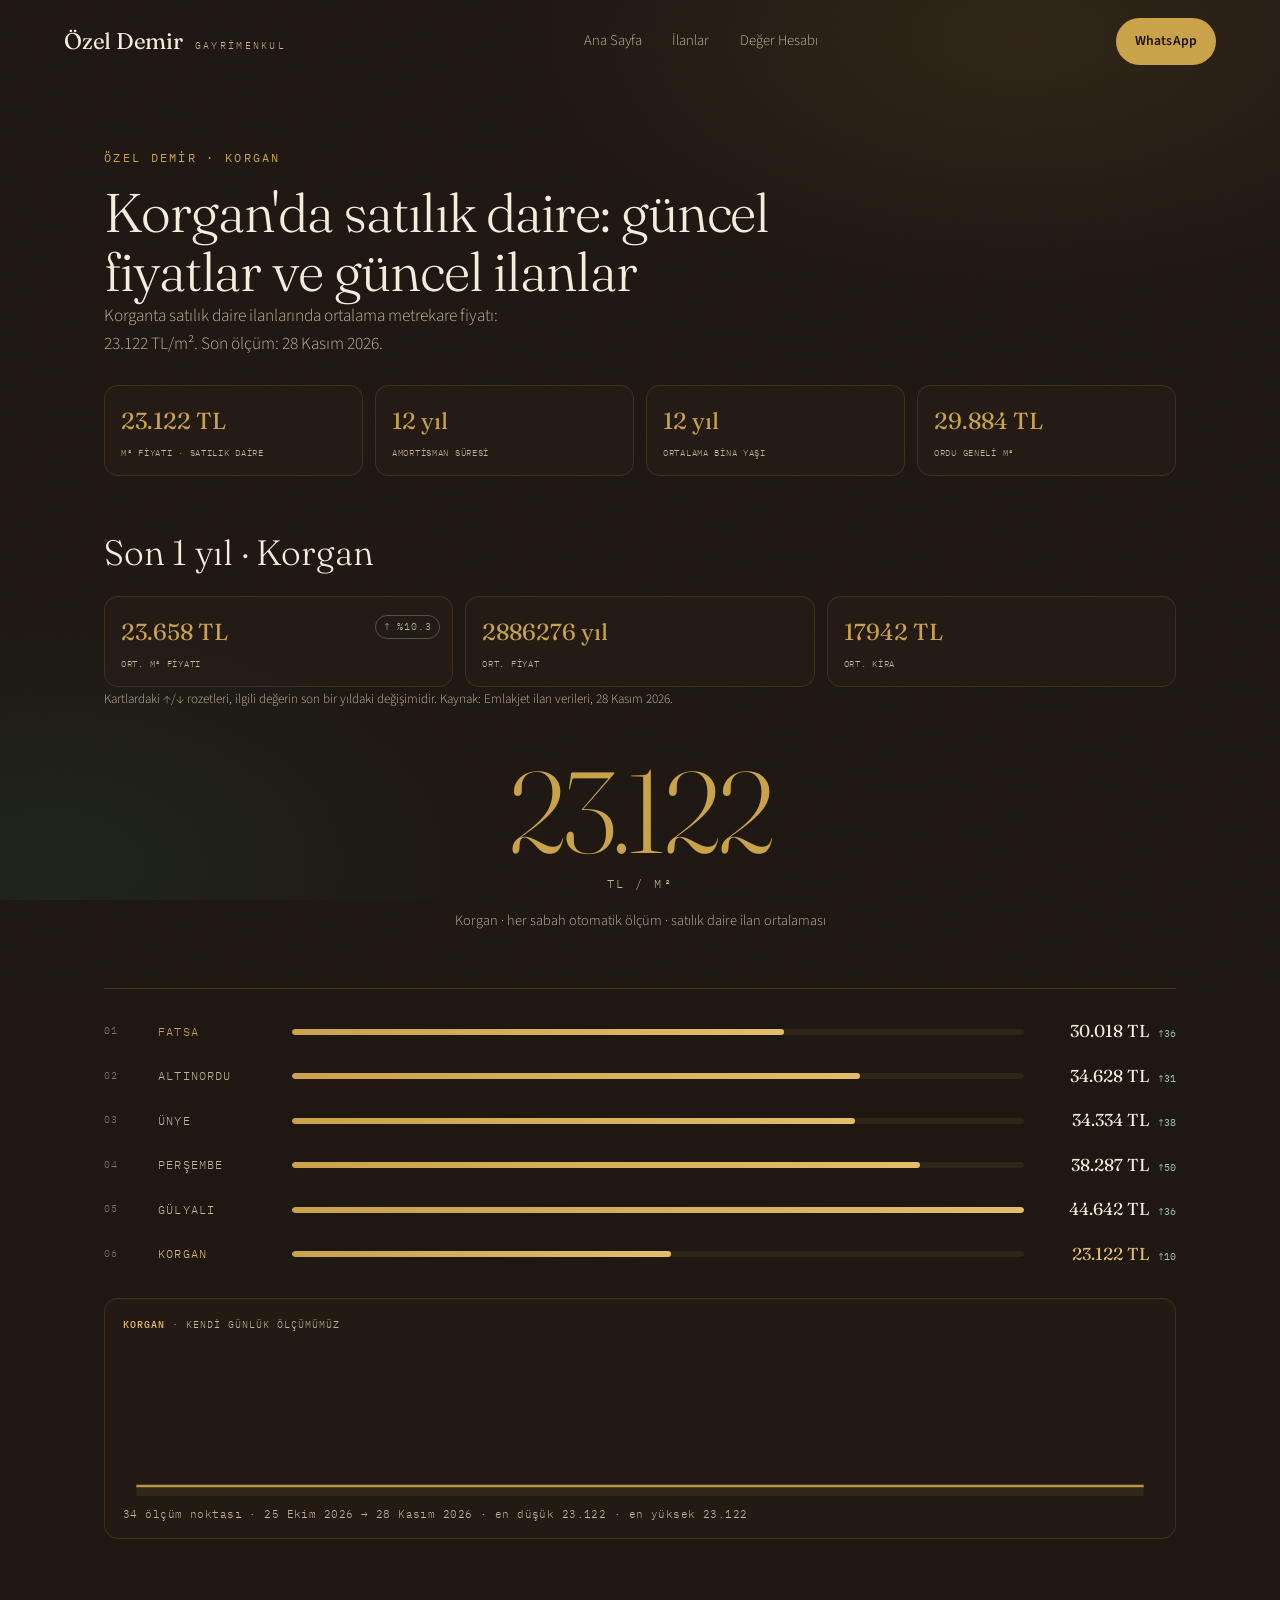
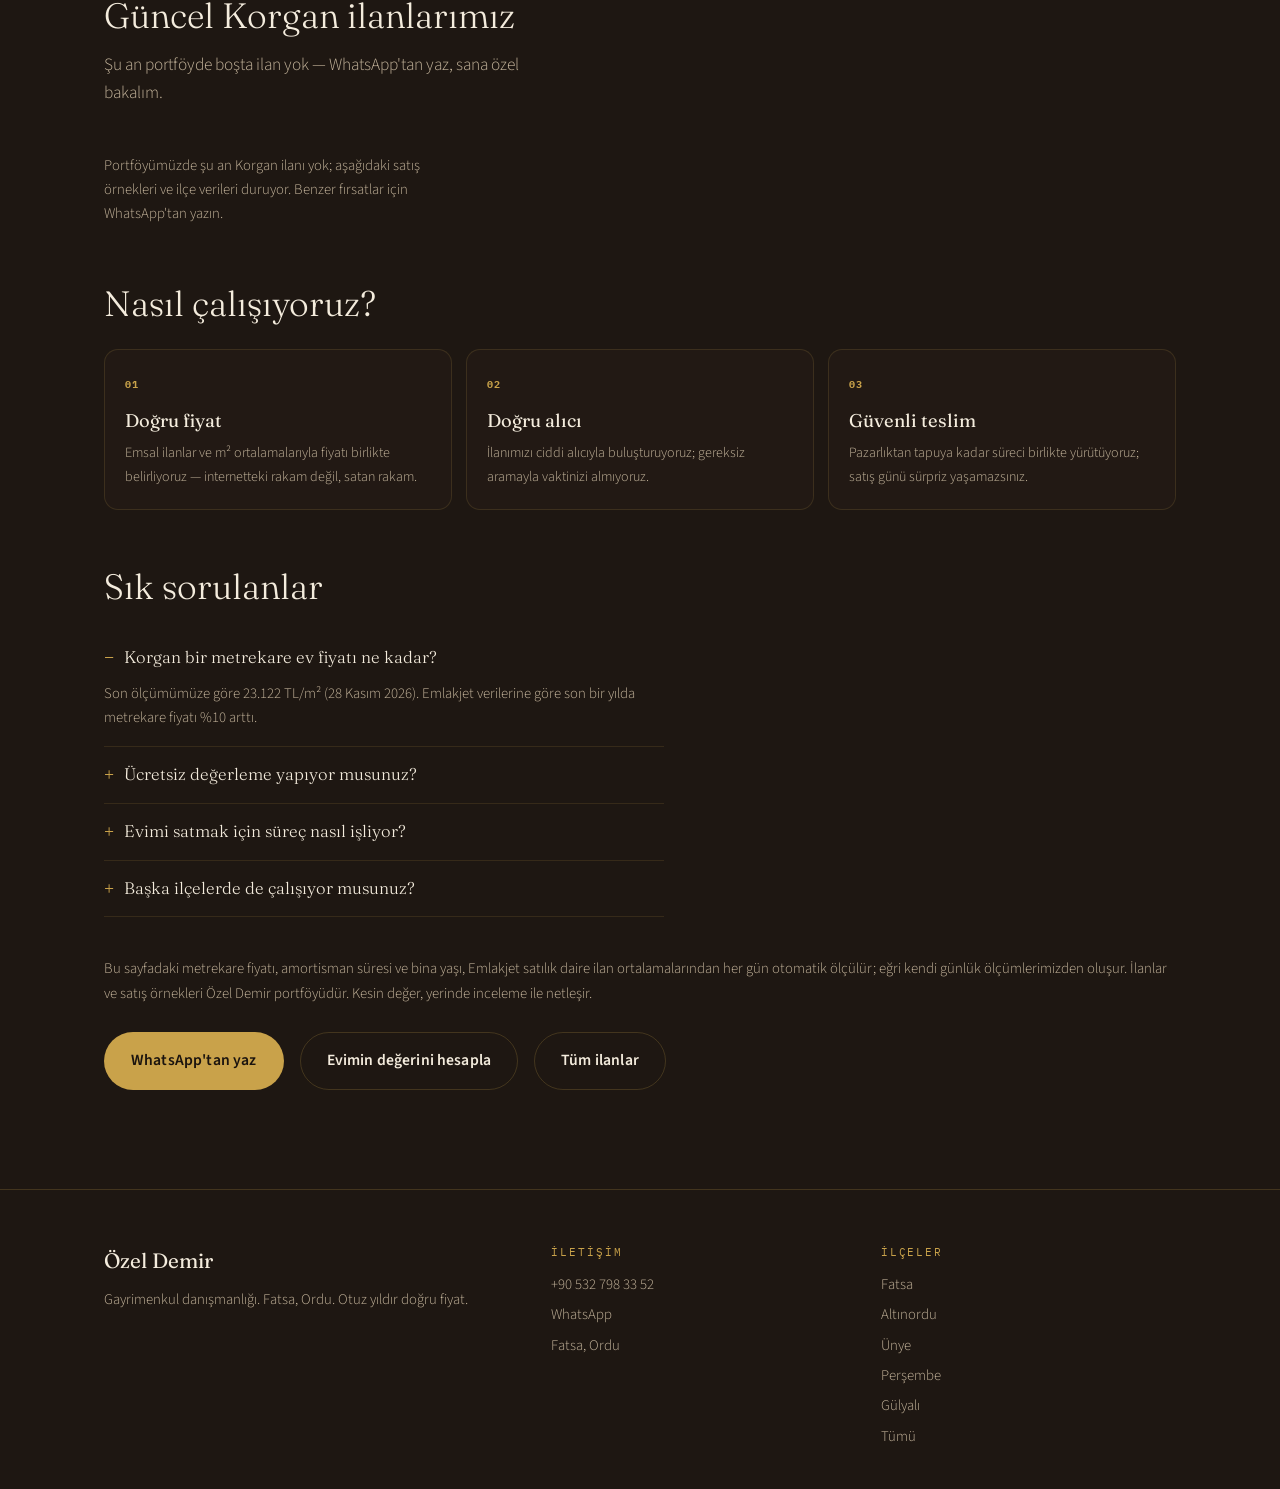
<file: korgan.html>
<!doctype html>
<html lang="tr">
<head>
<meta charset="utf-8">
<meta name="viewport" content="width=device-width, initial-scale=1">
<title>Korgan Satılık Daire Fiyatları — Güncel m² Ortalaması, Amortisman ve İlanlar | Özel Demir</title>
<meta name="description" content="Korgan satılık daire ilanları, güncel metrekare fiyat ortalaması, amortisman süresi ve bina yaşı verileri. Her sabah otomatik ölçülür. Fatsa merkezli alım-satım ve değerleme: +90 532 798 33 52.">
<link rel="canonical" href="https://caca1403.github.io/ozeldemirweb/korgan.html">
<meta property="og:title" content="Korgan satılık daire fiyatları — Özel Demir">
<meta property="og:description" content="Korgan için güncel m² fiyatı, amortisman süresi ve güncel ilanlar, tek sayfada.">
<meta property="og:url" content="https://caca1403.github.io/ozeldemirweb/korgan.html">
<meta property="og:image" content="https://caca1403.github.io/ozeldemirweb/assets/hero-poster.jpg">
<meta name="theme-color" content="#1E1712">
<link rel="preconnect" href="https://fonts.googleapis.com">
<link rel="preconnect" href="https://fonts.gstatic.com" crossorigin>
<link href="https://fonts.googleapis.com/css2?family=Fraunces:opsz,wght@9..144,300..600&family=IBM+Plex+Mono:wght@400;500&family=Source+Sans+3:wght@300;400;600&display=swap" rel="stylesheet">
<link rel="stylesheet" href="assets/site.css?v=6">
<script type="application/ld+json">
{"@context":"https://schema.org","@graph":[{"@type":"WebPage","name":"Korgan Satılık Daire Fiyatları","url":"https://caca1403.github.io/ozeldemirweb/korgan.html","inLanguage":"tr","about":{"@type":"RealEstateAgent","name":"Özel Demir Gayrimenkul","telephone":"+905327983352","areaServed":"Korgan, Ordu"}},{"@type":"FAQPage","mainEntity":[{"@type":"Question","name":"Korgan bir metrekare ev fiyatı ne kadar?","acceptedAnswer":{"@type":"Answer","text":"Güncel metrekare fiyatı bu sayfada her sabah otomatik ölçülür; en son ölçüm sayfanın başında tarihli olarak yayınlanır."}},{"@type":"Question","name":"Korgan için ücretsiz değerleme yapıyor musunuz?","acceptedAnswer":{"@type":"Answer","text":"Evet. WhatsApp'tan gönderdiğiniz bilgi ve fotoğraflarla aynı gün ücretsiz ön değerleme yapılır; kesin değer yerinde inceleme ile netleşir."}},{"@type":"Question","name":"Evimi satmak için süreç nasıl işliyor?","acceptedAnswer":{"@type":"Answer","text":"Önce emsaller ve m² ortalamalarıyla doğru fiyat belirlenir; ardından ilan, alıcı görüşmeleri ve tapu süreci birlikte yürütülür."}},{"@type":"Question","name":"Başka ilçelerde de çalışıyor musunuz?","acceptedAnswer":{"@type":"Answer","text":"Evet. Merkezimiz Fatsa; Ordu'nun tüm ilçelerinde alım-satım, kiralama ve değerleme yapıyoruz."}}]}]}
</script>
</head>
<body data-ilce="Korgan">
<header class="nav">
  <a class="brand" href="index.html" aria-label="Özel Demir, ana sayfa"><b>Özel Demir</b><span>Gayrimenkul</span></a>
  <nav class="nav-links" aria-label="Menü">
    <a href="index.html">Ana Sayfa</a>
    <a href="index.html#ilanlar">İlanlar</a>
    <a href="index.html#deger">Değer Hesabı</a>
  </nav>
  <a class="btn small" href="https://wa.me/905327983352?text=Merhaba%2C%20Korgan%20fiyatlar%C4%B1%20hakk%C4%B1nda%20bilgi%20almak%20istiyorum." target="_blank" rel="noopener">WhatsApp</a>
</header>

<main>
  <section class="sec" style="padding-top:clamp(110px,16vh,170px)">
    <div class="wrap">
      <span class="kicker reveal">Özel Demir · Korgan</span>
      <h1 class="sayfa-baslik reveal d1">Korgan'da satılık daire: güncel fiyatlar ve güncel ilanlar</h1>
      <p class="lede reveal d2" id="ilcePpm">Ortalama metrekare fiyatı yükleniyor…</p>

      <div class="factgrid reveal" aria-label="Korgan piyasa rakamları">
        <div class="fact"><b id="fFiyat">—</b><span>m² fiyatı · satılık daire</span></div>
        <div class="fact"><b id="fAmort">—</b><span>Amortisman süresi</span></div>
        <div class="fact"><b id="fYas">—</b><span>Ortalama bina yaşı</span></div>
        <div class="fact"><b id="fIl">—</b><span>Ordu geneli m²</span></div>
      </div>

      <section id="istatSec" class="reveal" hidden>
        <h2 class="sayfa-altbaslik">Son 1 yıl · Korgan</h2>
        <div class="istatgrid" id="istatGrid"></div>
        <p class="fine" id="istatNot"></p>
      </section>

      <div class="bigstat reveal">
        <span class="bigstat-no" id="ilceNo">—</span>
        <span class="bigstat-unit">TL / m²</span>
        <p>Korgan · her sabah otomatik ölçüm · satılık daire ilan ortalaması</p>
      </div>

      <div class="market reveal" id="ilceBars" aria-label="İlçelere göre metrekare fiyatları"></div>

      <figure class="curve reveal" id="curve">
        <figcaption><b>Korgan</b> · kendi günlük ölçümümüz</figcaption>
        <svg viewBox="0 0 620 150" preserveAspectRatio="none" role="img" aria-label="Korgan metrekare fiyatının zaman içinde değişimi"><polygon id="curveFill" fill="rgba(201,162,74,.09)" stroke="none"></polygon><polyline id="curveLine" fill="none" stroke="var(--accent)" stroke-width="2.5" vector-effect="non-scaling-stroke"></polyline></svg>
        <p class="curve-note" id="curveNote">İlk ölçüm toplandı — eğri yeni ölçümlerle belirir.</p>
      </figure>

      <h2 class="sayfa-altbaslik reveal">Güncel Korgan ilanlarımız</h2>
      <p class="lede" id="ilceSayi"></p>
      <div class="grid" id="ilceGrid" style="margin-top:20px"></div>

      <section id="soldSec" class="reveal" hidden>
        <h2 class="sayfa-altbaslik">Korgan'nda elimizden çıkanlar</h2>
        <p class="lede">Satışını tamamladığımız taşınmazlardan örnekler.</p>
        <div class="grid" id="ilceSold" style="margin-top:20px"></div>
      </section>

      <section id="mahSec" class="reveal" hidden>
        <h2 class="sayfa-altbaslik">Korgan mahallelerinde m² fiyatları</h2>
        <p class="lede">Şu an ilanı olan mahalleler, büyükten küçüğe. Yüzde: son bir yıldaki değişim.</p>
        <div class="market" id="mahBars"></div>
        <p class="fine" id="mahNot"></p>
      </section>

      <h2 class="sayfa-altbaslik reveal">Nasıl çalışıyoruz?</h2>
      <div class="adimlar reveal">
        <div class="adim"><b>01</b><h3>Doğru fiyat</h3><p>Emsal ilanlar ve m² ortalamalarıyla fiyatı birlikte belirliyoruz — internetteki rakam değil, satan rakam.</p></div>
        <div class="adim"><b>02</b><h3>Doğru alıcı</h3><p>İlanımızı ciddi alıcıyla buluşturuyoruz; gereksiz aramayla vaktinizi almıyoruz.</p></div>
        <div class="adim"><b>03</b><h3>Güvenli teslim</h3><p>Pazarlıktan tapuya kadar süreci birlikte yürütüyoruz; satış günü sürpriz yaşamazsınız.</p></div>
      </div>

      <h2 class="sayfa-altbaslik reveal">Sık sorulanlar</h2>
      <div class="sss reveal">
        <details open>
          <summary>Korgan bir metrekare ev fiyatı ne kadar?</summary>
          <p id="faqPpm">Bu sayfadaki ölçüm her sabah yeniden yapılır; en güncel rakam sayfanın başında tarihli olarak yer alır.</p>
        </details>
        <details>
          <summary>Ücretsiz değerleme yapıyor musunuz?</summary>
          <p>Evet — ücretsiz ve mümkünse aynı gün. WhatsApp'tan konum, m² ve fotoğraf gönderin; yazılı bir aralık verelim. Kesin değer yerinde inceleme ile netleşir.</p>
        </details>
        <details>
          <summary>Evimi satmak için süreç nasıl işliyor?</summary>
          <p>Doğru fiyatı belirliyoruz, ilanı hazırlıyoruz, alıcı görüşmelerini yürütüyor ve tapu gününe kadar yanınızda oluyoruz. Sözleşme yoksa gizli listeyle de çalışabiliriz.</p>
        </details>
        <details>
          <summary>Başka ilçelerde de çalışıyor musunuz?</summary>
          <p>Evet. Merkezimiz Fatsa; Ordu'nun tüm ilçelerinde alım-satım, kiralama, değerleme ve müteahhitlik iş birliği yapıyoruz.</p>
        </details>
      </div>

      <p class="note reveal" style="margin-top:40px">Bu sayfadaki metrekare fiyatı, amortisman süresi ve bina yaşı, Emlakjet satılık daire ilan ortalamalarından her gün otomatik ölçülür; eğri kendi günlük ölçümlerimizden oluşur. İlanlar ve satış örnekleri Özel Demir portföyüdür. Kesin değer, yerinde inceleme ile netleşir.</p>
      <div class="actions" style="margin-top:26px;display:flex;flex-wrap:wrap;gap:12px 16px">
        <a class="btn" href="https://wa.me/905327983352?text=Merhaba%2C%20Korgan%27da%20ev%20almak%20i%C3%A7in%20dan%C4%B1%C5%9Fmak%20istiyorum." target="_blank" rel="noopener">WhatsApp'tan yaz</a>
        <a class="btn ghost" href="index.html#deger">Evimin değerini hesapla</a>
        <a class="btn ghost" href="index.html#ilanlar">Tüm ilanlar</a>
      </div>
    </div>
  </section>
</main>

<footer class="foot">
  <div class="wrap">
    <div class="foot-grid">
      <div>
        <b>Özel Demir</b>
        <p>Gayrimenkul danışmanlığı. Fatsa, Ordu. Otuz yıldır doğru fiyat.</p>
      </div>
      <div>
        <h4>İletişim</h4>
        <div class="row">
          <a href="tel:+905327983352">+90 532 798 33 52</a>
          <a href="https://wa.me/905327983352" target="_blank" rel="noopener">WhatsApp</a>
          <span>Fatsa, Ordu</span>
        </div>
      </div>
      <div>
        <h4>İlçeler</h4>
        <div class="row"><a href="fatsa.html">Fatsa</a><a href="altinordu.html">Altınordu</a><a href="unye.html">Ünye</a><a href="persembe.html">Perşembe</a><a href="gulyali.html">Gülyalı</a><a href="index.html">Tümü</a></div>
      </div>
    </div>
  </div>
</footer>
<script src="assets/listings.js"></script>
<script src="assets/ilce.js?v=9"></script>
</body>
</html>
</file>
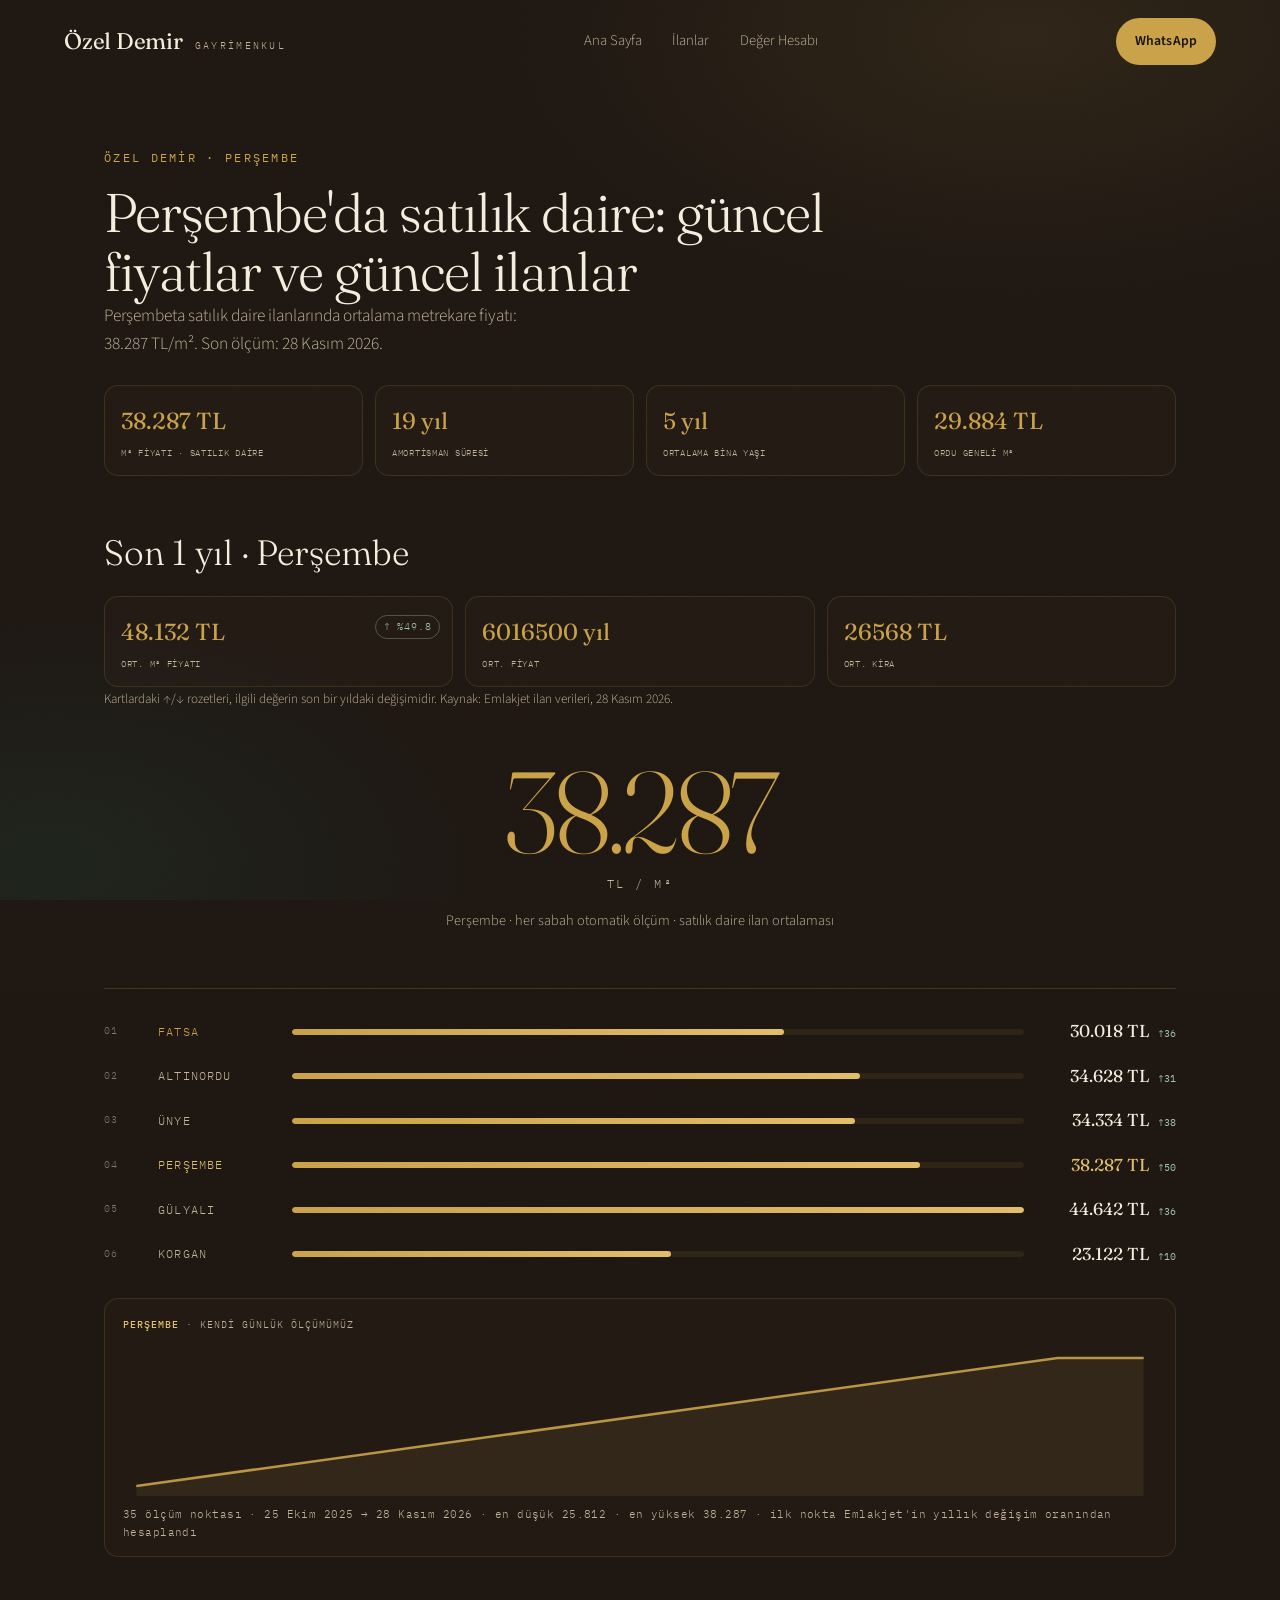
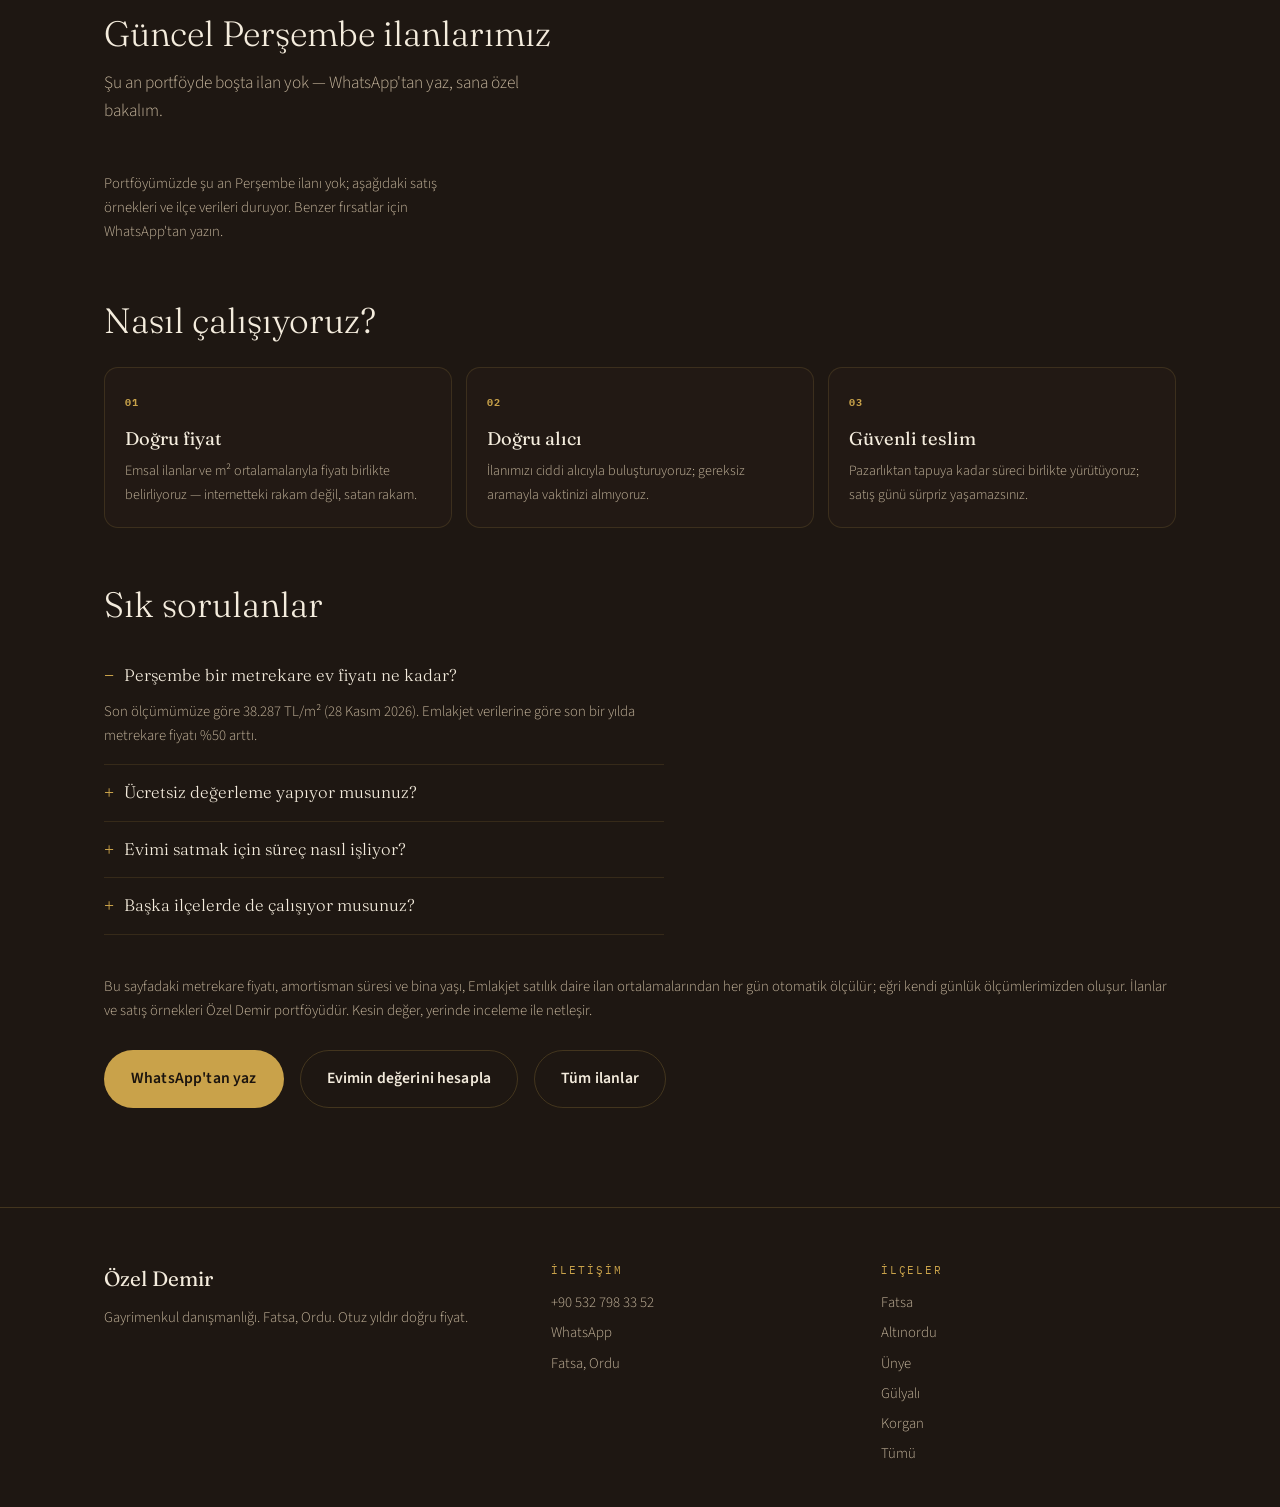
<file: persembe.html>
<!doctype html>
<html lang="tr">
<head>
<meta charset="utf-8">
<meta name="viewport" content="width=device-width, initial-scale=1">
<title>Perşembe Satılık Daire Fiyatları — Güncel m² Ortalaması, Amortisman ve İlanlar | Özel Demir</title>
<meta name="description" content="Perşembe satılık daire ilanları, güncel metrekare fiyat ortalaması, amortisman süresi ve bina yaşı verileri. Her sabah otomatik ölçülür. Fatsa merkezli alım-satım ve değerleme: +90 532 798 33 52.">
<link rel="canonical" href="https://caca1403.github.io/ozeldemirweb/persembe.html">
<meta property="og:title" content="Perşembe satılık daire fiyatları — Özel Demir">
<meta property="og:description" content="Perşembe için güncel m² fiyatı, amortisman süresi ve güncel ilanlar, tek sayfada.">
<meta property="og:url" content="https://caca1403.github.io/ozeldemirweb/persembe.html">
<meta property="og:image" content="https://caca1403.github.io/ozeldemirweb/assets/hero-poster.jpg">
<meta name="theme-color" content="#1E1712">
<link rel="preconnect" href="https://fonts.googleapis.com">
<link rel="preconnect" href="https://fonts.gstatic.com" crossorigin>
<link href="https://fonts.googleapis.com/css2?family=Fraunces:opsz,wght@9..144,300..600&family=IBM+Plex+Mono:wght@400;500&family=Source+Sans+3:wght@300;400;600&display=swap" rel="stylesheet">
<link rel="stylesheet" href="assets/site.css?v=6">
<script type="application/ld+json">
{"@context":"https://schema.org","@graph":[{"@type":"WebPage","name":"Perşembe Satılık Daire Fiyatları","url":"https://caca1403.github.io/ozeldemirweb/persembe.html","inLanguage":"tr","about":{"@type":"RealEstateAgent","name":"Özel Demir Gayrimenkul","telephone":"+905327983352","areaServed":"Perşembe, Ordu"}},{"@type":"FAQPage","mainEntity":[{"@type":"Question","name":"Perşembe bir metrekare ev fiyatı ne kadar?","acceptedAnswer":{"@type":"Answer","text":"Güncel metrekare fiyatı bu sayfada her sabah otomatik ölçülür; en son ölçüm sayfanın başında tarihli olarak yayınlanır."}},{"@type":"Question","name":"Perşembe için ücretsiz değerleme yapıyor musunuz?","acceptedAnswer":{"@type":"Answer","text":"Evet. WhatsApp'tan gönderdiğiniz bilgi ve fotoğraflarla aynı gün ücretsiz ön değerleme yapılır; kesin değer yerinde inceleme ile netleşir."}},{"@type":"Question","name":"Evimi satmak için süreç nasıl işliyor?","acceptedAnswer":{"@type":"Answer","text":"Önce emsaller ve m² ortalamalarıyla doğru fiyat belirlenir; ardından ilan, alıcı görüşmeleri ve tapu süreci birlikte yürütülür."}},{"@type":"Question","name":"Başka ilçelerde de çalışıyor musunuz?","acceptedAnswer":{"@type":"Answer","text":"Evet. Merkezimiz Fatsa; Ordu'nun tüm ilçelerinde alım-satım, kiralama ve değerleme yapıyoruz."}}]}]}
</script>
</head>
<body data-ilce="Perşembe">
<header class="nav">
  <a class="brand" href="index.html" aria-label="Özel Demir, ana sayfa"><b>Özel Demir</b><span>Gayrimenkul</span></a>
  <nav class="nav-links" aria-label="Menü">
    <a href="index.html">Ana Sayfa</a>
    <a href="index.html#ilanlar">İlanlar</a>
    <a href="index.html#deger">Değer Hesabı</a>
  </nav>
  <a class="btn small" href="https://wa.me/905327983352?text=Merhaba%2C%20Perşembe%20fiyatlar%C4%B1%20hakk%C4%B1nda%20bilgi%20almak%20istiyorum." target="_blank" rel="noopener">WhatsApp</a>
</header>

<main>
  <section class="sec" style="padding-top:clamp(110px,16vh,170px)">
    <div class="wrap">
      <span class="kicker reveal">Özel Demir · Perşembe</span>
      <h1 class="sayfa-baslik reveal d1">Perşembe'da satılık daire: güncel fiyatlar ve güncel ilanlar</h1>
      <p class="lede reveal d2" id="ilcePpm">Ortalama metrekare fiyatı yükleniyor…</p>

      <div class="factgrid reveal" aria-label="Perşembe piyasa rakamları">
        <div class="fact"><b id="fFiyat">—</b><span>m² fiyatı · satılık daire</span></div>
        <div class="fact"><b id="fAmort">—</b><span>Amortisman süresi</span></div>
        <div class="fact"><b id="fYas">—</b><span>Ortalama bina yaşı</span></div>
        <div class="fact"><b id="fIl">—</b><span>Ordu geneli m²</span></div>
      </div>

      <section id="istatSec" class="reveal" hidden>
        <h2 class="sayfa-altbaslik">Son 1 yıl · Perşembe</h2>
        <div class="istatgrid" id="istatGrid"></div>
        <p class="fine" id="istatNot"></p>
      </section>

      <div class="bigstat reveal">
        <span class="bigstat-no" id="ilceNo">—</span>
        <span class="bigstat-unit">TL / m²</span>
        <p>Perşembe · her sabah otomatik ölçüm · satılık daire ilan ortalaması</p>
      </div>

      <div class="market reveal" id="ilceBars" aria-label="İlçelere göre metrekare fiyatları"></div>

      <figure class="curve reveal" id="curve">
        <figcaption><b>Perşembe</b> · kendi günlük ölçümümüz</figcaption>
        <svg viewBox="0 0 620 150" preserveAspectRatio="none" role="img" aria-label="Perşembe metrekare fiyatının zaman içinde değişimi"><polygon id="curveFill" fill="rgba(201,162,74,.09)" stroke="none"></polygon><polyline id="curveLine" fill="none" stroke="var(--accent)" stroke-width="2.5" vector-effect="non-scaling-stroke"></polyline></svg>
        <p class="curve-note" id="curveNote">İlk ölçüm toplandı — eğri yeni ölçümlerle belirir.</p>
      </figure>

      <h2 class="sayfa-altbaslik reveal">Güncel Perşembe ilanlarımız</h2>
      <p class="lede" id="ilceSayi"></p>
      <div class="grid" id="ilceGrid" style="margin-top:20px"></div>

      <section id="soldSec" class="reveal" hidden>
        <h2 class="sayfa-altbaslik">Perşembe'nda elimizden çıkanlar</h2>
        <p class="lede">Satışını tamamladığımız taşınmazlardan örnekler.</p>
        <div class="grid" id="ilceSold" style="margin-top:20px"></div>
      </section>

      <section id="mahSec" class="reveal" hidden>
        <h2 class="sayfa-altbaslik">Perşembe mahallelerinde m² fiyatları</h2>
        <p class="lede">Şu an ilanı olan mahalleler, büyükten küçüğe. Yüzde: son bir yıldaki değişim.</p>
        <div class="market" id="mahBars"></div>
        <p class="fine" id="mahNot"></p>
      </section>

      <h2 class="sayfa-altbaslik reveal">Nasıl çalışıyoruz?</h2>
      <div class="adimlar reveal">
        <div class="adim"><b>01</b><h3>Doğru fiyat</h3><p>Emsal ilanlar ve m² ortalamalarıyla fiyatı birlikte belirliyoruz — internetteki rakam değil, satan rakam.</p></div>
        <div class="adim"><b>02</b><h3>Doğru alıcı</h3><p>İlanımızı ciddi alıcıyla buluşturuyoruz; gereksiz aramayla vaktinizi almıyoruz.</p></div>
        <div class="adim"><b>03</b><h3>Güvenli teslim</h3><p>Pazarlıktan tapuya kadar süreci birlikte yürütüyoruz; satış günü sürpriz yaşamazsınız.</p></div>
      </div>

      <h2 class="sayfa-altbaslik reveal">Sık sorulanlar</h2>
      <div class="sss reveal">
        <details open>
          <summary>Perşembe bir metrekare ev fiyatı ne kadar?</summary>
          <p id="faqPpm">Bu sayfadaki ölçüm her sabah yeniden yapılır; en güncel rakam sayfanın başında tarihli olarak yer alır.</p>
        </details>
        <details>
          <summary>Ücretsiz değerleme yapıyor musunuz?</summary>
          <p>Evet — ücretsiz ve mümkünse aynı gün. WhatsApp'tan konum, m² ve fotoğraf gönderin; yazılı bir aralık verelim. Kesin değer yerinde inceleme ile netleşir.</p>
        </details>
        <details>
          <summary>Evimi satmak için süreç nasıl işliyor?</summary>
          <p>Doğru fiyatı belirliyoruz, ilanı hazırlıyoruz, alıcı görüşmelerini yürütüyor ve tapu gününe kadar yanınızda oluyoruz. Sözleşme yoksa gizli listeyle de çalışabiliriz.</p>
        </details>
        <details>
          <summary>Başka ilçelerde de çalışıyor musunuz?</summary>
          <p>Evet. Merkezimiz Fatsa; Ordu'nun tüm ilçelerinde alım-satım, kiralama, değerleme ve müteahhitlik iş birliği yapıyoruz.</p>
        </details>
      </div>

      <p class="note reveal" style="margin-top:40px">Bu sayfadaki metrekare fiyatı, amortisman süresi ve bina yaşı, Emlakjet satılık daire ilan ortalamalarından her gün otomatik ölçülür; eğri kendi günlük ölçümlerimizden oluşur. İlanlar ve satış örnekleri Özel Demir portföyüdür. Kesin değer, yerinde inceleme ile netleşir.</p>
      <div class="actions" style="margin-top:26px;display:flex;flex-wrap:wrap;gap:12px 16px">
        <a class="btn" href="https://wa.me/905327983352?text=Merhaba%2C%20Perşembe%27da%20ev%20almak%20i%C3%A7in%20dan%C4%B1%C5%9Fmak%20istiyorum." target="_blank" rel="noopener">WhatsApp'tan yaz</a>
        <a class="btn ghost" href="index.html#deger">Evimin değerini hesapla</a>
        <a class="btn ghost" href="index.html#ilanlar">Tüm ilanlar</a>
      </div>
    </div>
  </section>
</main>

<footer class="foot">
  <div class="wrap">
    <div class="foot-grid">
      <div>
        <b>Özel Demir</b>
        <p>Gayrimenkul danışmanlığı. Fatsa, Ordu. Otuz yıldır doğru fiyat.</p>
      </div>
      <div>
        <h4>İletişim</h4>
        <div class="row">
          <a href="tel:+905327983352">+90 532 798 33 52</a>
          <a href="https://wa.me/905327983352" target="_blank" rel="noopener">WhatsApp</a>
          <span>Fatsa, Ordu</span>
        </div>
      </div>
      <div>
        <h4>İlçeler</h4>
        <div class="row"><a href="fatsa.html">Fatsa</a><a href="altinordu.html">Altınordu</a><a href="unye.html">Ünye</a><a href="gulyali.html">Gülyalı</a><a href="korgan.html">Korgan</a><a href="index.html">Tümü</a></div>
      </div>
    </div>
  </div>
</footer>
<script src="assets/listings.js"></script>
<script src="assets/ilce.js?v=9"></script>
</body>
</html>
</file>
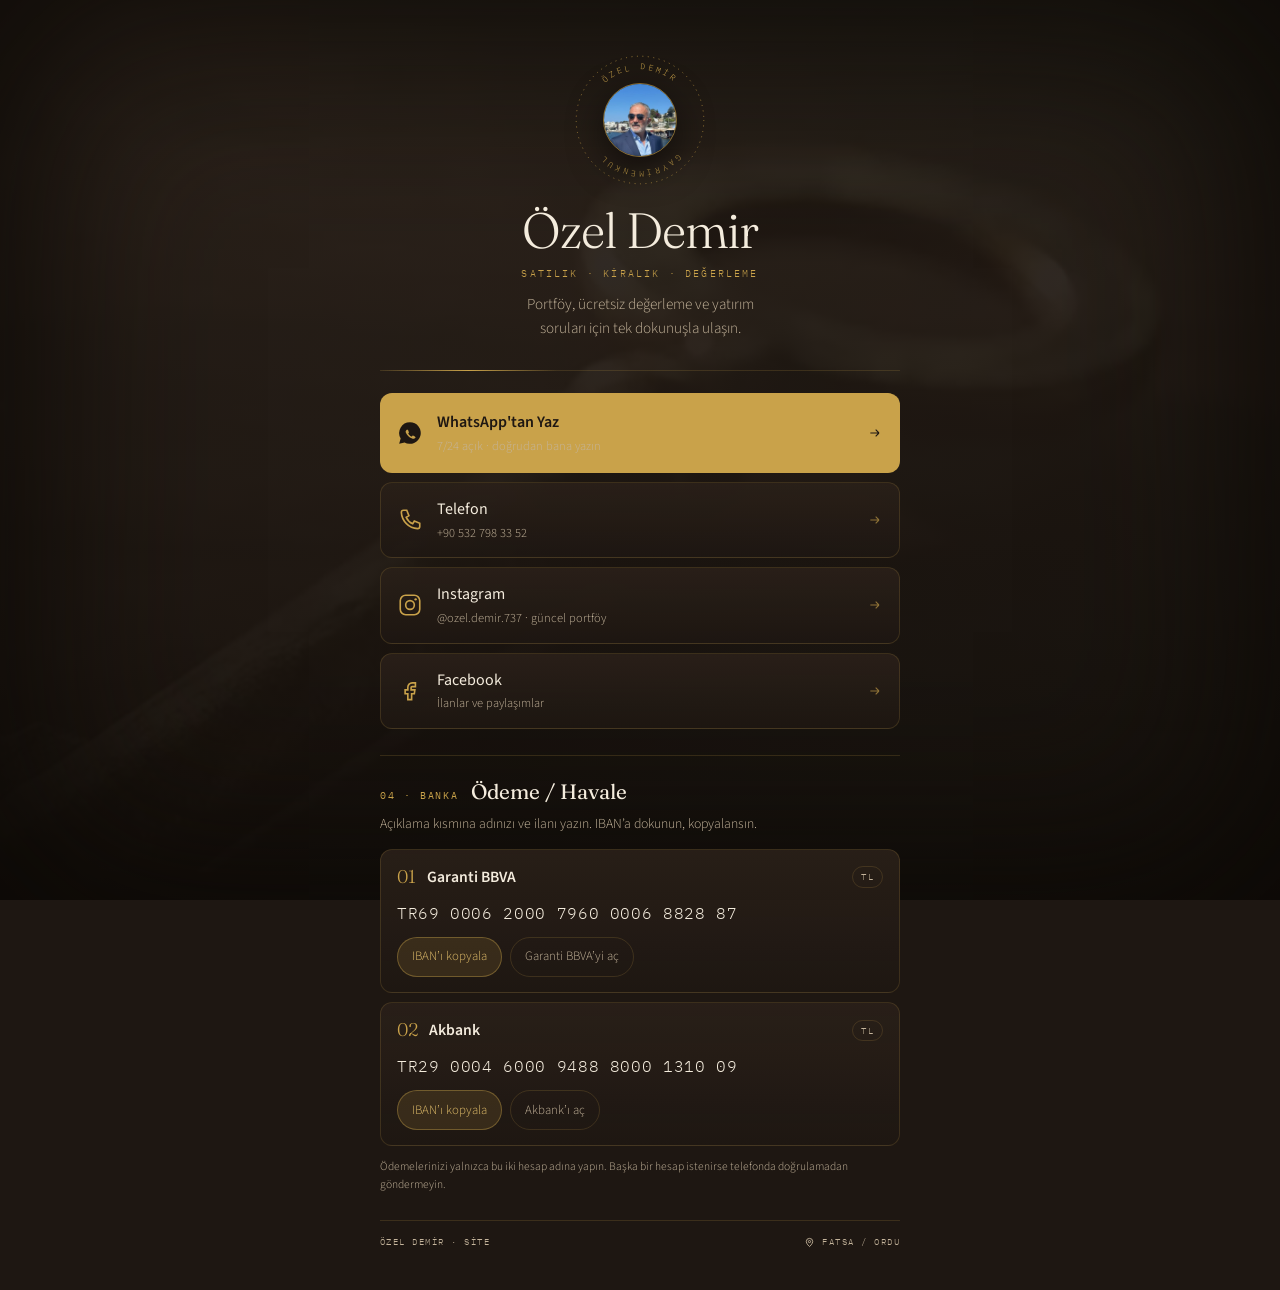
<file: qr.html>
<!DOCTYPE html>
<html lang="tr">
<head>
<meta charset="utf-8">
<meta name="viewport" content="width=device-width, initial-scale=1">
<title>Özel Demir | Hızlı Erişim</title>
<meta name="description" content="Özel Demir gayrimenkul danışmanlığı: WhatsApp, telefon, Instagram ve banka (IBAN) bilgileri. Fatsa / Ordu.">
<link rel="canonical" href="https://caca1403.github.io/ozeldemirweb/qr.html">
<meta name="theme-color" content="#1E1712">
<meta property="og:type" content="profile">
<meta property="og:locale" content="tr_TR">
<meta property="og:title" content="Özel Demir | Hızlı Erişim">
<meta property="og:description" content="WhatsApp, telefon, Instagram ve banka bilgileri tek ekranda.">
<meta property="og:url" content="https://caca1403.github.io/ozeldemirweb/qr.html">
<meta property="og:image" content="https://caca1403.github.io/ozeldemirweb/assets/hero-poster.jpg">
<link rel="icon" href="data:image/svg+xml,%3Csvg xmlns='http://www.w3.org/2000/svg' viewBox='0 0 32 32'%3E%3Crect width='32' height='32' rx='7' fill='%231E1712'/%3E%3Ccircle cx='16' cy='12' r='5' fill='none' stroke='%23C9A24A' stroke-width='2'/%3E%3Cpath d='M13.6 16.6 11 29h10l-2.6-12.4' fill='none' stroke='%23C9A24A' stroke-width='2'/%3E%3C/svg%3E">
<link rel="preconnect" href="https://fonts.googleapis.com">
<link rel="preconnect" href="https://fonts.gstatic.com" crossorigin>
<link href="https://fonts.googleapis.com/css2?family=Fraunces:opsz,wght@9..144,300..600&family=IBM+Plex+Mono:wght@400;500&family=Source+Sans+3:wght@300;400;600&display=swap" rel="stylesheet">
<style>
:root{
  --canvas:#1E1712;--panel:#2A2019;--brass:#C9A24A;--brass2:#E2BE6B;--text:#F4ECDD;--sec:#C4B49B;
  --line:rgba(201,162,74,.18);--ok:#A8C39B;--ease:cubic-bezier(.22,.61,.36,1)
}
*{box-sizing:border-box}
html{-webkit-text-size-adjust:100%}
body{margin:0;min-height:100svh;background:var(--canvas);color:var(--text);font-family:"Source Sans 3",system-ui,sans-serif;font-weight:300;line-height:1.55;-webkit-font-smoothing:antialiased;overflow-x:hidden}
a{color:inherit;text-decoration:none}
button{font:inherit;color:inherit;background:none;border:0;cursor:pointer}
:focus-visible{outline:2px solid var(--brass2);outline-offset:3px}

/* arka plan: video + karartma */
.bg{position:fixed;inset:0;z-index:0;overflow:hidden;background:var(--canvas)}
.bg video,.bg .poster{position:absolute;inset:0;width:100%;height:100%;object-fit:cover}
.bg .poster{background:url("assets/hero-poster-mobile.jpg") 50%/cover no-repeat;transform:scale(1.06)}
.bg video{opacity:0;transition:opacity 1.2s var(--ease)}
.bg video.on{opacity:1}
.scrim{position:absolute;inset:0;background:linear-gradient(180deg,rgba(30,23,18,.88),rgba(30,23,18,.94) 46%,rgba(20,15,11,.97)),radial-gradient(120% 60% at 50% 0,rgba(201,162,74,.1),transparent 60%)}
.vig{position:absolute;inset:0;box-shadow:inset 0 0 190px 40px rgba(12,9,6,.9)}

.wrapx{position:relative;z-index:1;display:flex;justify-content:center;padding:clamp(22px,6vh,64px) 18px 40px;perspective:1100px}
.sheet{width:min(520px,100%);transform-style:preserve-3d;transition:transform .5s var(--ease)}

/* kimlik */
.id{text-align:center;padding-bottom:26px}
.seal{position:relative;width:132px;height:132px;margin:0 auto 20px;color:var(--brass)}
.seal svg{position:absolute;inset:0;width:100%;height:100%}
.seal .ring{animation:spin 46s linear infinite;transform-origin:60px 60px}
@keyframes spin{to{transform:rotate(360deg)}}
.seal .ph{position:absolute;inset:29px;border-radius:50%;overflow:hidden;border:1px solid rgba(201,162,74,.4);box-shadow:0 12px 34px rgba(0,0,0,.5)}
.seal .ph img{width:100%;height:100%;object-fit:cover;display:block}
h1{font-family:Fraunces,Georgia,serif;font-weight:300;font-size:clamp(2.3rem,9vw,3.1rem);line-height:1;letter-spacing:-.02em;margin:0 0 10px}
.role{margin:0 0 12px;font-family:"IBM Plex Mono",monospace;font-size:.62rem;letter-spacing:.22em;text-transform:uppercase;color:var(--brass)}
.lead{margin:0 auto;max-width:34ch;color:var(--sec);font-size:.95rem}

.rule{position:relative;height:1px;background:var(--line);margin:4px 0 22px;overflow:hidden}
.rule span{position:absolute;inset:0;width:34%;background:linear-gradient(90deg,transparent,var(--brass),transparent);animation:slide 5.6s var(--ease) infinite}
@keyframes slide{0%{transform:translateX(-100%)}100%{transform:translateX(300%)}}

/* satirlar */
.cta,.row{display:grid;grid-template-columns:auto minmax(0,1fr) auto;align-items:center;gap:14px;border:1px solid var(--line);border-radius:12px;background:linear-gradient(180deg,rgba(42,32,25,.92),rgba(30,23,18,.86));padding:14px 16px;transition:border-color .3s var(--ease),transform .3s var(--ease),background .3s var(--ease)}
.cta+.row,.row+.row{margin-top:9px}
.cta:hover,.row:hover{border-color:rgba(201,162,74,.5);transform:translateY(-2px)}
.cta{background:var(--brass);color:#1E1712;border-color:transparent;margin-bottom:9px;padding:16px}
.cta:hover{background:var(--brass2)}
.cta b{font-weight:600}
.ico{width:26px;height:26px;flex:none;display:grid;place-items:center;color:var(--brass)}
.cta .ico{color:#1E1712}
.ico svg{width:100%;height:100%}
.row b{display:block;font-weight:400;font-size:1rem}
.row small,.cta small{display:block;color:var(--sec);font-size:.78rem;margin-top:2px}
.arw{width:16px;height:16px;color:var(--brass);opacity:.65;transition:transform .3s var(--ease)}
.cta .arw{color:#1E1712;opacity:1}
.cta:hover .arw,.row:hover .arw{transform:translateX(4px)}

/* banka */
.pay{margin-top:26px;padding-top:20px;border-top:1px solid var(--line)}
.pay-h{display:flex;align-items:baseline;gap:12px;flex-wrap:wrap;font-family:Fraunces,Georgia,serif;font-weight:400;font-size:1.3rem;margin:0 0 6px}
.pay-h em{font-family:"IBM Plex Mono",monospace;font-style:normal;font-size:.6rem;letter-spacing:.2em;text-transform:uppercase;color:var(--brass)}
.pay-sub{margin:0 0 14px;color:var(--sec);font-size:.86rem}
.iban{border:1px solid var(--line);border-radius:12px;background:linear-gradient(180deg,rgba(42,32,25,.92),rgba(30,23,18,.86));padding:15px 16px}
.iban+.iban{margin-top:9px}
.ib-top{display:flex;align-items:center;justify-content:space-between;gap:10px}
.ib-top .nm{display:flex;align-items:center;gap:11px;min-width:0}
.ib-top .no{font-family:Fraunces,Georgia,serif;font-size:1.15rem;color:var(--brass);line-height:1}
.ib-top b{font-weight:600;font-size:.98rem}
.ib-top .cur{font-family:"IBM Plex Mono",monospace;font-size:.56rem;letter-spacing:.14em;color:var(--sec);border:1px solid var(--line);border-radius:999px;padding:3px 8px}
.ib-no{display:block;font-family:"IBM Plex Mono",monospace;font-size:clamp(.82rem,3.6vw,1rem);letter-spacing:.04em;color:var(--text);margin:11px 0 12px;word-break:break-all;cursor:copy}
.ib-act{display:flex;gap:8px;flex-wrap:wrap;align-items:center}
.copy,.bank{display:inline-flex;align-items:center;gap:7px;border-radius:999px;padding:9px 14px;font-size:.8rem;min-height:40px;transition:background .25s,border-color .25s,color .25s}
.copy{background:rgba(201,162,74,.14);border:1px solid rgba(201,162,74,.4);color:var(--brass2)}
.copy:hover{background:rgba(201,162,74,.24)}
.copy.done{color:var(--ok);border-color:rgba(168,195,155,.5);background:rgba(168,195,155,.12)}
.bank{border:1px solid var(--line);color:var(--sec)}
.bank:hover{border-color:rgba(201,162,74,.5);color:var(--brass2)}
.fine{margin:12px 0 0;font-size:.72rem;color:var(--sec)}

footer{display:flex;justify-content:space-between;gap:12px;align-items:center;margin-top:26px;padding-top:14px;border-top:1px solid var(--line);font-family:"IBM Plex Mono",monospace;font-size:.58rem;letter-spacing:.16em;text-transform:uppercase;color:var(--sec)}
footer a:hover{color:var(--brass2)}
footer .loc{display:inline-flex;align-items:center;gap:7px}

/* giris animasyonu */
.rv{opacity:0;transform:translateY(14px);animation:up .8s var(--ease) forwards}
@keyframes up{to{opacity:1;transform:none}}
.d1{animation-delay:.06s}.d2{animation-delay:.14s}.d3{animation-delay:.22s}.d4{animation-delay:.3s}.d5{animation-delay:.38s}.d6{animation-delay:.46s}.d8{animation-delay:.62s}

.tip{position:fixed;left:50%;bottom:22px;transform:translate(-50%,16px);z-index:5;background:#0F0B08;border:1px solid rgba(201,162,74,.45);color:var(--text);padding:10px 17px;border-radius:999px;font-size:.82rem;opacity:0;pointer-events:none;transition:.25s var(--ease);max-width:92vw;text-align:center}
.tip.on{opacity:1;transform:translate(-50%,0)}

/* hareket kisitliligi yalniz masaustunde */

  html.reduced .bg video{display:none}
  html.reduced .bg .poster{transform:none}
  html.reduced .seal .ring, html.reduced .rule span{animation:none}
  html.reduced .rv{animation:none;opacity:1;transform:none}
  html.reduced .cta, html.reduced .row{transition:none}
</style>
</head>
<body>

<div class="bg" aria-hidden="true">
  <div class="poster"></div>
  <video id="bgv" muted loop playsinline preload="none" poster="assets/hero-poster-mobile.jpg">
    <source src="assets/hero-scrub-mobile.mp4" type="video/mp4">
  </video>
  <span class="scrim"></span>
  <span class="vig"></span>
</div>

<div class="wrapx">
<main class="sheet" id="sheet">

  <div class="id rv">
    <div class="seal">
      <svg viewBox="0 0 120 120" aria-hidden="true" fill="none" stroke="currentColor">
        <defs>
          <path id="arcTop" d="M60,60 m-46,0 a46,46 0 0,1 92,0"></path>
          <path id="arcBottom" d="M60,60 m46,0 a46,46 0 0,1 -92,0"></path>
        </defs>
        <g class="ring">
          <circle cx="60" cy="60" r="58" stroke-width=".8" stroke-dasharray="1 4" opacity=".7"></circle>
          <text font-family="IBM Plex Mono, monospace" font-size="7.4" letter-spacing="2.4" fill="currentColor" stroke="none" text-anchor="middle">
            <textPath href="#arcTop" startOffset="50%">ÖZEL DEMİR</textPath>
          </text>
          <text font-family="IBM Plex Mono, monospace" font-size="7.4" letter-spacing="2.4" fill="currentColor" stroke="none" text-anchor="middle">
            <textPath href="#arcBottom" startOffset="50%">GAYRİMENKUL</textPath>
          </text>
        </g>
        <circle cx="60" cy="60" r="33" stroke-width=".8" opacity=".45"></circle>
      </svg>
      <span class="ph"><img src="assets/img/od-avatar.jpg" alt="Özel Demir" width="74" height="74"></span>
    </div>
    <h1>Özel Demir</h1>
    <p class="role">Satılık · Kiralık · Değerleme</p>
    <p class="lead">Portföy, ücretsiz değerleme ve yatırım soruları için tek dokunuşla ulaşın.</p>
  </div>

  <div class="rule rv d1" aria-hidden="true"><span></span></div>

  <a class="cta rv d2" href="https://wa.me/905327983352?text=Merhaba%2C%20QR%20kodunuzdan%20geliyorum." target="_blank" rel="noopener">
    <span class="ico"><svg viewBox="0 0 24 24" fill="currentColor" aria-hidden="true"><path d="M12 2a10 10 0 0 0-8.6 15.1L2 22l5-1.3A10 10 0 1 0 12 2Zm5.3 14c-.2.6-1.2 1.2-1.7 1.2-.5.1-1 .1-1.7-.2-1.1-.4-2.8-1.3-4.2-3-1-1.2-1.6-2.5-1.7-3-.1-.5.1-1.2.6-1.6.3-.2.5-.3.7-.3h.5c.2 0 .4 0 .5.4l.7 1.7c.1.2 0 .4-.1.5l-.4.5c-.1.2-.2.3 0 .5.4.7 1.6 2 2.7 2.5.2.1.4.1.5 0l.6-.7c.2-.2.3-.2.5-.1l1.7.8c.2.1.3.2.3.4v.4Z"/></svg></span>
    <span><b>WhatsApp'tan Yaz</b><small>7/24 açık · doğrudan bana yazın</small></span>
    <svg class="arw" viewBox="0 0 24 24" fill="none" stroke="currentColor" stroke-width="1.6" aria-hidden="true"><path d="M5 12h13m0 0-5-5m5 5-5 5"/></svg>
  </a>

  <nav aria-label="İletişim kanalları">
    <a class="row rv d3" href="tel:+905327983352">
      <span class="ico"><svg viewBox="0 0 24 24" fill="none" stroke="currentColor" stroke-width="1.5" aria-hidden="true"><path d="M6 3h3l2 5-2.5 1.5a12 12 0 0 0 6 6L16 13l5 2v3a2 2 0 0 1-2 2A16 16 0 0 1 4 5a2 2 0 0 1 2-2Z"/></svg></span>
      <span><b>Telefon</b><small>+90 532 798 33 52</small></span>
      <svg class="arw" viewBox="0 0 24 24" fill="none" stroke="currentColor" stroke-width="1.6" aria-hidden="true"><path d="M5 12h13m0 0-5-5m5 5-5 5"/></svg>
    </a>
    <a class="row rv d4" href="https://www.instagram.com/ozel.demir.737" target="_blank" rel="noopener">
      <span class="ico"><svg viewBox="0 0 24 24" fill="none" stroke="currentColor" stroke-width="1.5" aria-hidden="true"><rect x="3" y="3" width="18" height="18" rx="5"/><circle cx="12" cy="12" r="4"/><circle cx="17.2" cy="6.8" r="1.1" fill="currentColor" stroke="none"/></svg></span>
      <span><b>Instagram</b><small>@ozel.demir.737 · güncel portföy</small></span>
      <svg class="arw" viewBox="0 0 24 24" fill="none" stroke="currentColor" stroke-width="1.6" aria-hidden="true"><path d="M5 12h13m0 0-5-5m5 5-5 5"/></svg>
    </a>
    <a class="row rv d5" href="https://www.facebook.com/share/1CXTdbtjbb/" target="_blank" rel="noopener">
      <span class="ico"><svg viewBox="0 0 24 24" fill="none" stroke="currentColor" stroke-width="1.5" aria-hidden="true"><path d="M14 8h3V4.5h-3a4 4 0 0 0-4 4V11H7.5v3.5H10V20h3.5v-5.5H16l.5-3.5h-3.5V8.8c0-.5.4-.8 1-.8Z"/></svg></span>
      <span><b>Facebook</b><small>İlanlar ve paylaşımlar</small></span>
      <svg class="arw" viewBox="0 0 24 24" fill="none" stroke="currentColor" stroke-width="1.6" aria-hidden="true"><path d="M5 12h13m0 0-5-5m5 5-5 5"/></svg>
    </a>
  </nav>

  <section class="pay rv d6" aria-labelledby="payT">
    <h2 class="pay-h" id="payT"><em>04 · Banka</em> Ödeme / Havale</h2>
    <p class="pay-sub">Açıklama kısmına adınızı ve ilanı yazın. IBAN’a dokunun, kopyalansın.</p>

    <div class="iban">
      <div class="ib-top">
        <span class="nm"><span class="no">01</span><b>Garanti BBVA</b></span>
        <span class="cur">TL</span>
      </div>
      <code class="ib-no">TR69 0006 2000 7960 0006 8828 87</code>
      <div class="ib-act">
        <button class="copy" type="button" data-iban="TR690006200079600006882887">IBAN’ı kopyala</button>
        <a class="bank" href="https://www.garantibbva.com.tr/" target="_blank" rel="noopener">Garanti BBVA’yi aç</a>
      </div>
    </div>

    <div class="iban">
      <div class="ib-top">
        <span class="nm"><span class="no">02</span><b>Akbank</b></span>
        <span class="cur">TL</span>
      </div>
      <code class="ib-no">TR29 0004 6000 9488 8000 1310 09</code>
      <div class="ib-act">
        <button class="copy" type="button" data-iban="TR290004600094888000131009">IBAN’ı kopyala</button>
        <a class="bank" href="https://www.akbank.com/" target="_blank" rel="noopener">Akbank’ı aç</a>
      </div>
    </div>

    <p class="fine">Ödemelerinizi yalnızca bu iki hesap adına yapın. Başka bir hesap istenirse telefonda doğrulamadan göndermeyin.</p>
  </section>

  <footer class="rv d8">
    <a href="index.html">Özel Demir · Site</a>
    <span class="loc"><svg width="11" height="11" viewBox="0 0 24 24" fill="none" stroke="currentColor" stroke-width="2" aria-hidden="true"><path d="M12 21s7-6.3 7-11a7 7 0 1 0-14 0c0 4.7 7 11 7 11Z"/><circle cx="12" cy="10" r="2.4"/></svg>Fatsa / Ordu</span>
  </footer>

</main>
</div>

<div class="tip" id="tip" role="status" aria-live="polite"></div>

<script>
(() => {
  'use strict';
  const $ = (s) => document.querySelector(s);
  const reduced = false; /* video ve efektler her cihazda oynar */

  /* arka plan videosu: hareket tercihine gore */
  const v = $('#bgv');
  if (v && !reduced) {
    v.preload = 'metadata';
    const play = () => v.play().then(() => v.classList.add('on')).catch(() => {});
    if ('IntersectionObserver' in window) {
      const io = new IntersectionObserver((es) => { es[0].isIntersecting ? play() : v.pause(); }, { threshold: .1 });
      io.observe(v);
    } else play();
  }

  /* fare ile hafif 3B egim */
  const sheet = $('#sheet');
  if (!reduced && matchMedia('(hover:hover)').matches) {
    addEventListener('pointermove', (e) => {
      const x = e.clientX / innerWidth - .5, y = e.clientY / innerHeight - .5;
      sheet.style.transform = `rotateY(${(x * 3.2).toFixed(2)}deg) rotateX(${(-y * 2.4).toFixed(2)}deg)`;
    }, { passive: true });
  }

  /* IBAN kopyalama */
  let tipT = 0;
  const tip = (m) => {
    const el = $('#tip');
    el.textContent = m;
    el.classList.add('on');
    clearTimeout(tipT);
    tipT = setTimeout(() => el.classList.remove('on'), 2400);
  };

  document.querySelectorAll('.copy').forEach((b) => {
    b.addEventListener('click', async () => {
      const iban = b.dataset.iban || '';
      let ok = false;
      try { await navigator.clipboard.writeText(iban); ok = true; }
      catch (e) {
        const ta = document.createElement('textarea');
        ta.value = iban;
        ta.setAttribute('readonly', '');
        ta.style.cssText = 'position:fixed;left:-9999px';
        document.body.appendChild(ta);
        ta.select();
        try { ok = document.execCommand('copy'); } catch (err) { ok = false; }
        ta.remove();
      }
      if (ok) {
        const old = b.textContent;
        b.textContent = 'Kopyalandı ✓';
        b.classList.add('done');
        tip('IBAN kopyalandı: ' + iban.slice(0, 6) + ' … ' + iban.slice(-4));
        setTimeout(() => { b.textContent = old; b.classList.remove('done'); }, 2200);
      } else {
        tip('Kopyalanamadı. IBAN’ı elle seçebilirsiniz.');
      }
    });
  });
})();
</script>
</body>
</html>
</file>
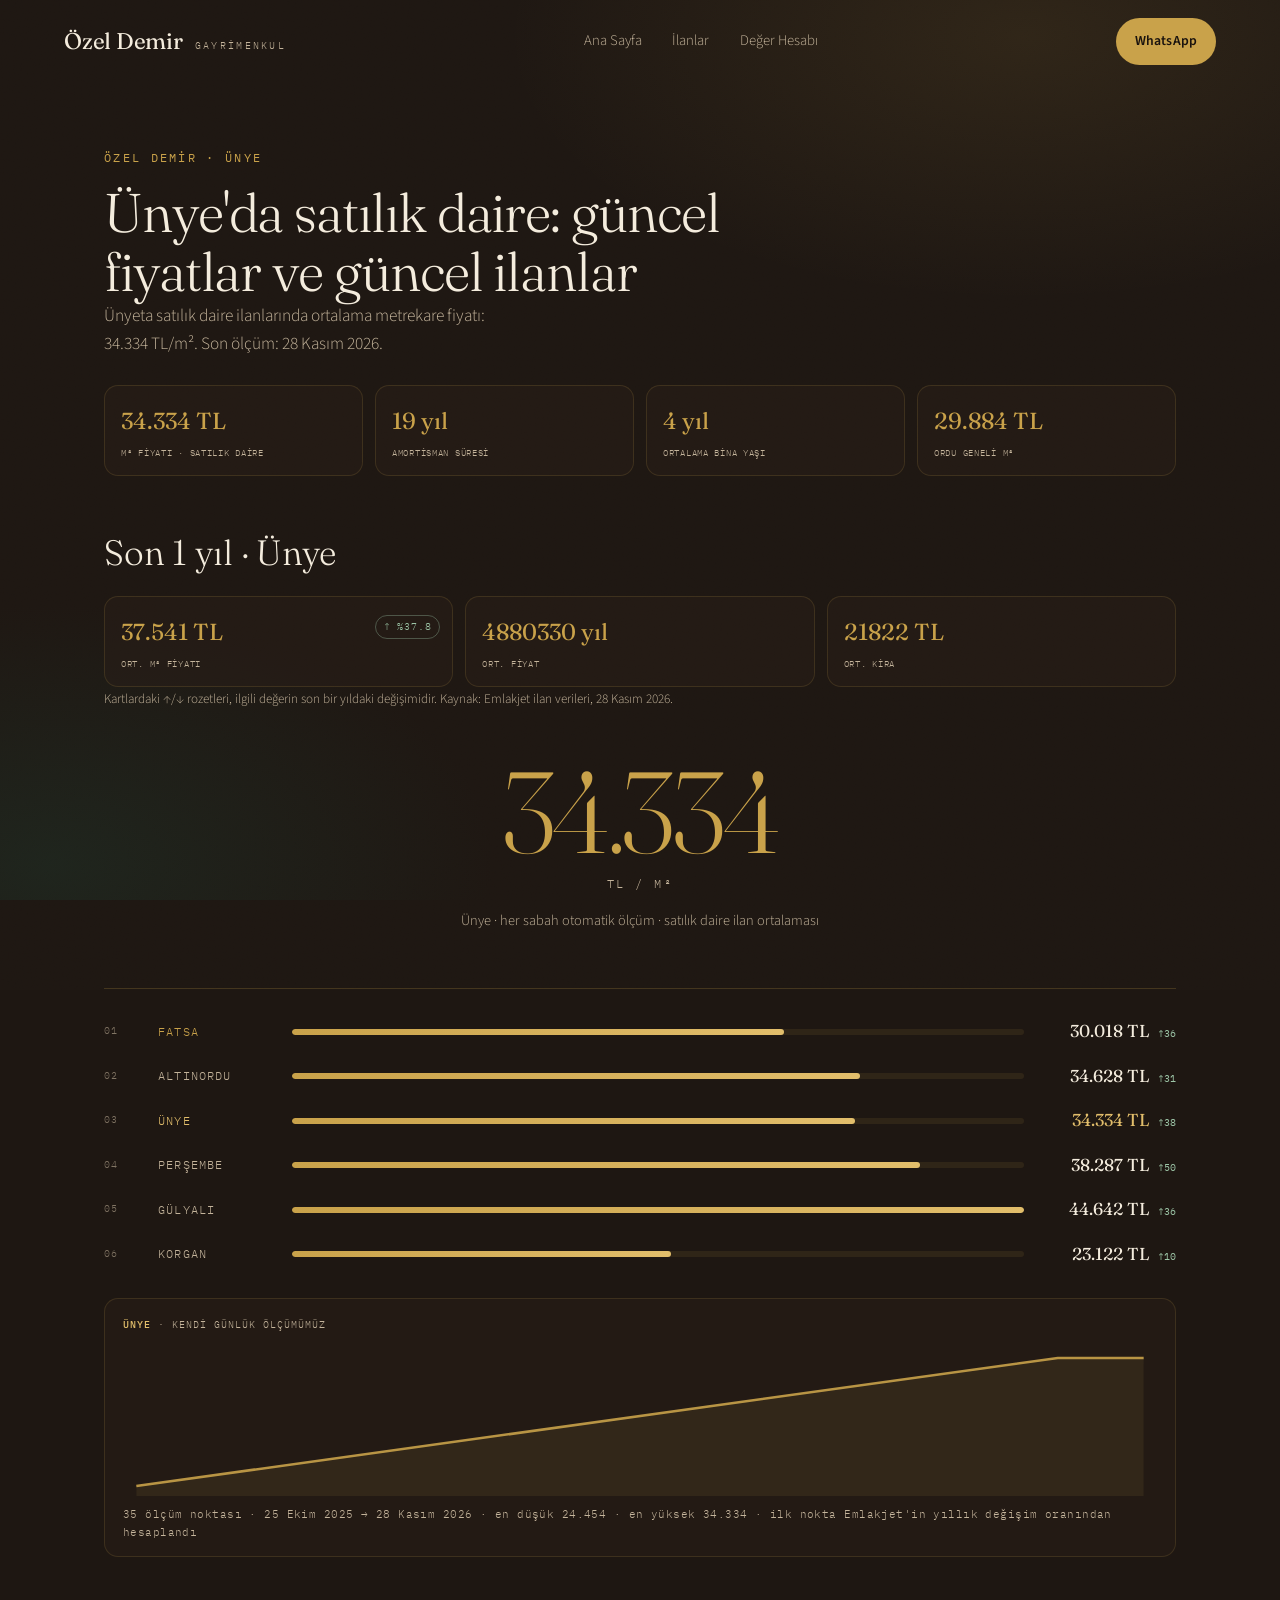
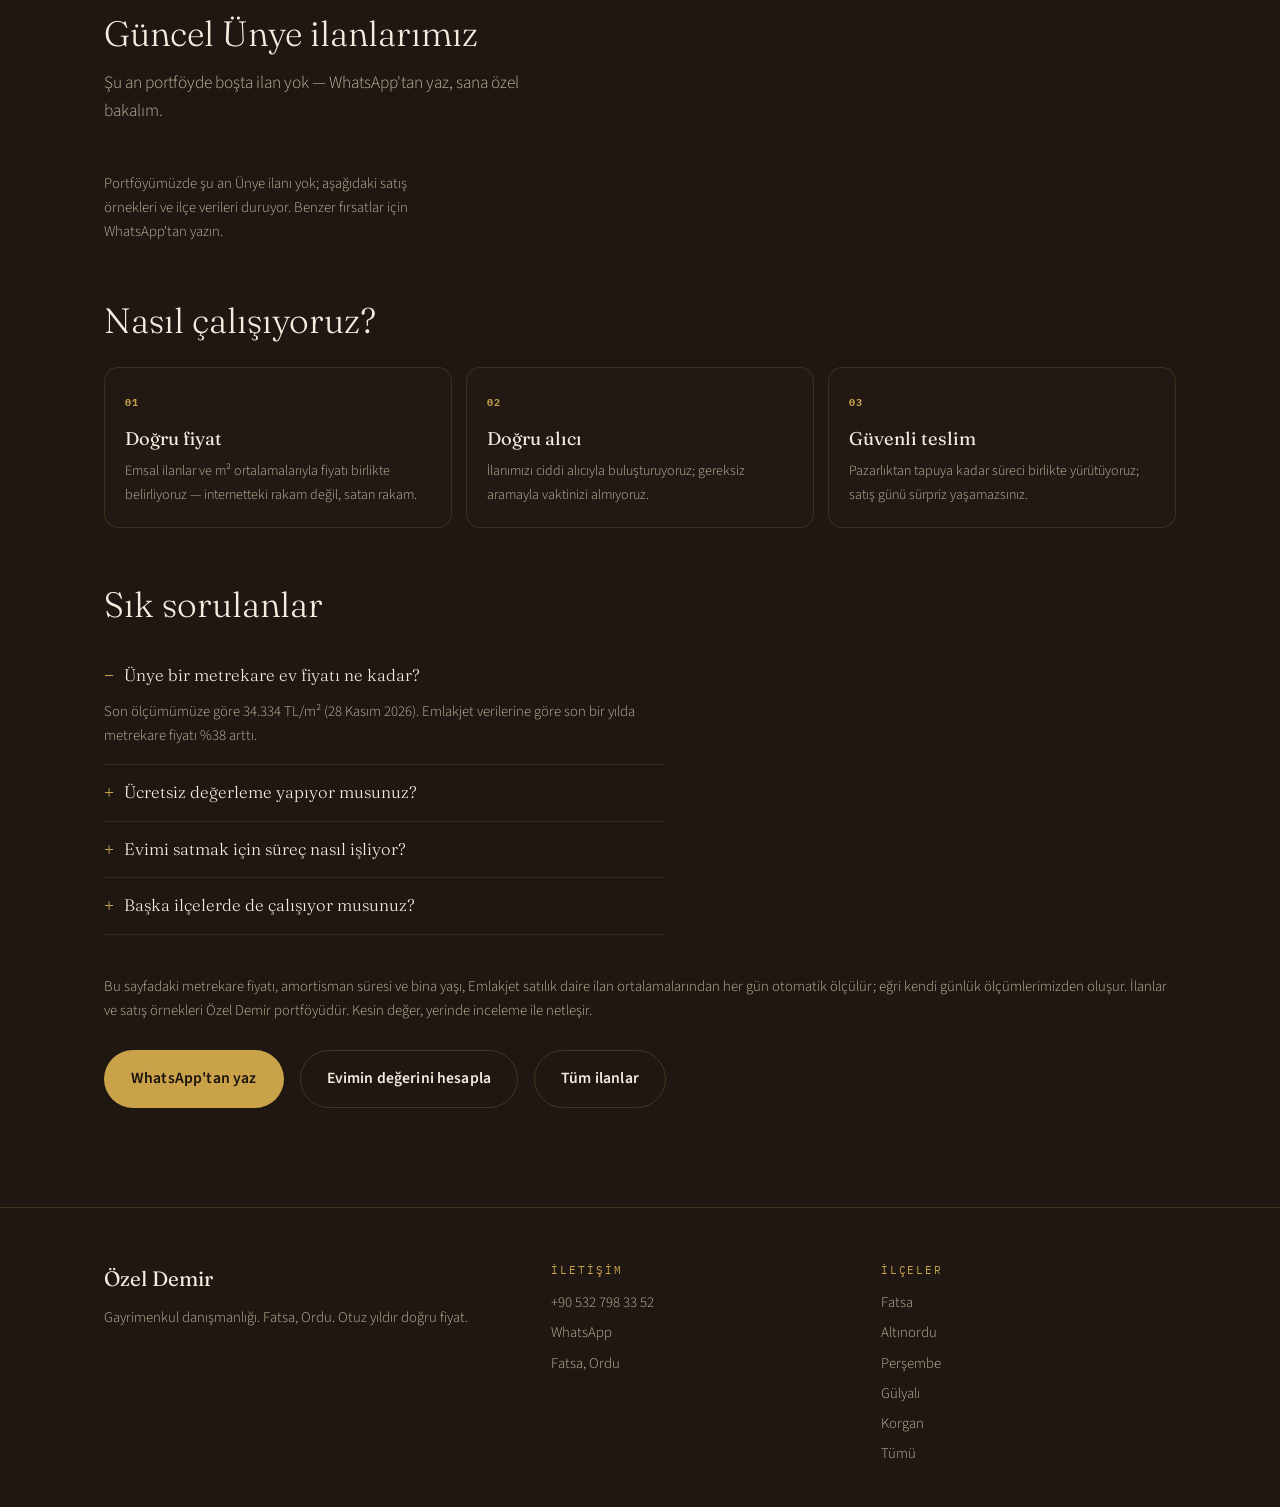
<file: unye.html>
<!doctype html>
<html lang="tr">
<head>
<meta charset="utf-8">
<meta name="viewport" content="width=device-width, initial-scale=1">
<title>Ünye Satılık Daire Fiyatları — Güncel m² Ortalaması, Amortisman ve İlanlar | Özel Demir</title>
<meta name="description" content="Ünye satılık daire ilanları, güncel metrekare fiyat ortalaması, amortisman süresi ve bina yaşı verileri. Her sabah otomatik ölçülür. Fatsa merkezli alım-satım ve değerleme: +90 532 798 33 52.">
<link rel="canonical" href="https://caca1403.github.io/ozeldemirweb/unye.html">
<meta property="og:title" content="Ünye satılık daire fiyatları — Özel Demir">
<meta property="og:description" content="Ünye için güncel m² fiyatı, amortisman süresi ve güncel ilanlar, tek sayfada.">
<meta property="og:url" content="https://caca1403.github.io/ozeldemirweb/unye.html">
<meta property="og:image" content="https://caca1403.github.io/ozeldemirweb/assets/hero-poster.jpg">
<meta name="theme-color" content="#1E1712">
<link rel="preconnect" href="https://fonts.googleapis.com">
<link rel="preconnect" href="https://fonts.gstatic.com" crossorigin>
<link href="https://fonts.googleapis.com/css2?family=Fraunces:opsz,wght@9..144,300..600&family=IBM+Plex+Mono:wght@400;500&family=Source+Sans+3:wght@300;400;600&display=swap" rel="stylesheet">
<link rel="stylesheet" href="assets/site.css?v=6">
<script type="application/ld+json">
{"@context":"https://schema.org","@graph":[{"@type":"WebPage","name":"Ünye Satılık Daire Fiyatları","url":"https://caca1403.github.io/ozeldemirweb/unye.html","inLanguage":"tr","about":{"@type":"RealEstateAgent","name":"Özel Demir Gayrimenkul","telephone":"+905327983352","areaServed":"Ünye, Ordu"}},{"@type":"FAQPage","mainEntity":[{"@type":"Question","name":"Ünye bir metrekare ev fiyatı ne kadar?","acceptedAnswer":{"@type":"Answer","text":"Güncel metrekare fiyatı bu sayfada her sabah otomatik ölçülür; en son ölçüm sayfanın başında tarihli olarak yayınlanır."}},{"@type":"Question","name":"Ünye için ücretsiz değerleme yapıyor musunuz?","acceptedAnswer":{"@type":"Answer","text":"Evet. WhatsApp'tan gönderdiğiniz bilgi ve fotoğraflarla aynı gün ücretsiz ön değerleme yapılır; kesin değer yerinde inceleme ile netleşir."}},{"@type":"Question","name":"Evimi satmak için süreç nasıl işliyor?","acceptedAnswer":{"@type":"Answer","text":"Önce emsaller ve m² ortalamalarıyla doğru fiyat belirlenir; ardından ilan, alıcı görüşmeleri ve tapu süreci birlikte yürütülür."}},{"@type":"Question","name":"Başka ilçelerde de çalışıyor musunuz?","acceptedAnswer":{"@type":"Answer","text":"Evet. Merkezimiz Fatsa; Ordu'nun tüm ilçelerinde alım-satım, kiralama ve değerleme yapıyoruz."}}]}]}
</script>
</head>
<body data-ilce="Ünye">
<header class="nav">
  <a class="brand" href="index.html" aria-label="Özel Demir, ana sayfa"><b>Özel Demir</b><span>Gayrimenkul</span></a>
  <nav class="nav-links" aria-label="Menü">
    <a href="index.html">Ana Sayfa</a>
    <a href="index.html#ilanlar">İlanlar</a>
    <a href="index.html#deger">Değer Hesabı</a>
  </nav>
  <a class="btn small" href="https://wa.me/905327983352?text=Merhaba%2C%20Ünye%20fiyatlar%C4%B1%20hakk%C4%B1nda%20bilgi%20almak%20istiyorum." target="_blank" rel="noopener">WhatsApp</a>
</header>

<main>
  <section class="sec" style="padding-top:clamp(110px,16vh,170px)">
    <div class="wrap">
      <span class="kicker reveal">Özel Demir · Ünye</span>
      <h1 class="sayfa-baslik reveal d1">Ünye'da satılık daire: güncel fiyatlar ve güncel ilanlar</h1>
      <p class="lede reveal d2" id="ilcePpm">Ortalama metrekare fiyatı yükleniyor…</p>

      <div class="factgrid reveal" aria-label="Ünye piyasa rakamları">
        <div class="fact"><b id="fFiyat">—</b><span>m² fiyatı · satılık daire</span></div>
        <div class="fact"><b id="fAmort">—</b><span>Amortisman süresi</span></div>
        <div class="fact"><b id="fYas">—</b><span>Ortalama bina yaşı</span></div>
        <div class="fact"><b id="fIl">—</b><span>Ordu geneli m²</span></div>
      </div>

      <section id="istatSec" class="reveal" hidden>
        <h2 class="sayfa-altbaslik">Son 1 yıl · Ünye</h2>
        <div class="istatgrid" id="istatGrid"></div>
        <p class="fine" id="istatNot"></p>
      </section>

      <div class="bigstat reveal">
        <span class="bigstat-no" id="ilceNo">—</span>
        <span class="bigstat-unit">TL / m²</span>
        <p>Ünye · her sabah otomatik ölçüm · satılık daire ilan ortalaması</p>
      </div>

      <div class="market reveal" id="ilceBars" aria-label="İlçelere göre metrekare fiyatları"></div>

      <figure class="curve reveal" id="curve">
        <figcaption><b>Ünye</b> · kendi günlük ölçümümüz</figcaption>
        <svg viewBox="0 0 620 150" preserveAspectRatio="none" role="img" aria-label="Ünye metrekare fiyatının zaman içinde değişimi"><polygon id="curveFill" fill="rgba(201,162,74,.09)" stroke="none"></polygon><polyline id="curveLine" fill="none" stroke="var(--accent)" stroke-width="2.5" vector-effect="non-scaling-stroke"></polyline></svg>
        <p class="curve-note" id="curveNote">İlk ölçüm toplandı — eğri yeni ölçümlerle belirir.</p>
      </figure>

      <h2 class="sayfa-altbaslik reveal">Güncel Ünye ilanlarımız</h2>
      <p class="lede" id="ilceSayi"></p>
      <div class="grid" id="ilceGrid" style="margin-top:20px"></div>

      <section id="soldSec" class="reveal" hidden>
        <h2 class="sayfa-altbaslik">Ünye'nda elimizden çıkanlar</h2>
        <p class="lede">Satışını tamamladığımız taşınmazlardan örnekler.</p>
        <div class="grid" id="ilceSold" style="margin-top:20px"></div>
      </section>

      <section id="mahSec" class="reveal" hidden>
        <h2 class="sayfa-altbaslik">Ünye mahallelerinde m² fiyatları</h2>
        <p class="lede">Şu an ilanı olan mahalleler, büyükten küçüğe. Yüzde: son bir yıldaki değişim.</p>
        <div class="market" id="mahBars"></div>
        <p class="fine" id="mahNot"></p>
      </section>

      <h2 class="sayfa-altbaslik reveal">Nasıl çalışıyoruz?</h2>
      <div class="adimlar reveal">
        <div class="adim"><b>01</b><h3>Doğru fiyat</h3><p>Emsal ilanlar ve m² ortalamalarıyla fiyatı birlikte belirliyoruz — internetteki rakam değil, satan rakam.</p></div>
        <div class="adim"><b>02</b><h3>Doğru alıcı</h3><p>İlanımızı ciddi alıcıyla buluşturuyoruz; gereksiz aramayla vaktinizi almıyoruz.</p></div>
        <div class="adim"><b>03</b><h3>Güvenli teslim</h3><p>Pazarlıktan tapuya kadar süreci birlikte yürütüyoruz; satış günü sürpriz yaşamazsınız.</p></div>
      </div>

      <h2 class="sayfa-altbaslik reveal">Sık sorulanlar</h2>
      <div class="sss reveal">
        <details open>
          <summary>Ünye bir metrekare ev fiyatı ne kadar?</summary>
          <p id="faqPpm">Bu sayfadaki ölçüm her sabah yeniden yapılır; en güncel rakam sayfanın başında tarihli olarak yer alır.</p>
        </details>
        <details>
          <summary>Ücretsiz değerleme yapıyor musunuz?</summary>
          <p>Evet — ücretsiz ve mümkünse aynı gün. WhatsApp'tan konum, m² ve fotoğraf gönderin; yazılı bir aralık verelim. Kesin değer yerinde inceleme ile netleşir.</p>
        </details>
        <details>
          <summary>Evimi satmak için süreç nasıl işliyor?</summary>
          <p>Doğru fiyatı belirliyoruz, ilanı hazırlıyoruz, alıcı görüşmelerini yürütüyor ve tapu gününe kadar yanınızda oluyoruz. Sözleşme yoksa gizli listeyle de çalışabiliriz.</p>
        </details>
        <details>
          <summary>Başka ilçelerde de çalışıyor musunuz?</summary>
          <p>Evet. Merkezimiz Fatsa; Ordu'nun tüm ilçelerinde alım-satım, kiralama, değerleme ve müteahhitlik iş birliği yapıyoruz.</p>
        </details>
      </div>

      <p class="note reveal" style="margin-top:40px">Bu sayfadaki metrekare fiyatı, amortisman süresi ve bina yaşı, Emlakjet satılık daire ilan ortalamalarından her gün otomatik ölçülür; eğri kendi günlük ölçümlerimizden oluşur. İlanlar ve satış örnekleri Özel Demir portföyüdür. Kesin değer, yerinde inceleme ile netleşir.</p>
      <div class="actions" style="margin-top:26px;display:flex;flex-wrap:wrap;gap:12px 16px">
        <a class="btn" href="https://wa.me/905327983352?text=Merhaba%2C%20Ünye%27da%20ev%20almak%20i%C3%A7in%20dan%C4%B1%C5%9Fmak%20istiyorum." target="_blank" rel="noopener">WhatsApp'tan yaz</a>
        <a class="btn ghost" href="index.html#deger">Evimin değerini hesapla</a>
        <a class="btn ghost" href="index.html#ilanlar">Tüm ilanlar</a>
      </div>
    </div>
  </section>
</main>

<footer class="foot">
  <div class="wrap">
    <div class="foot-grid">
      <div>
        <b>Özel Demir</b>
        <p>Gayrimenkul danışmanlığı. Fatsa, Ordu. Otuz yıldır doğru fiyat.</p>
      </div>
      <div>
        <h4>İletişim</h4>
        <div class="row">
          <a href="tel:+905327983352">+90 532 798 33 52</a>
          <a href="https://wa.me/905327983352" target="_blank" rel="noopener">WhatsApp</a>
          <span>Fatsa, Ordu</span>
        </div>
      </div>
      <div>
        <h4>İlçeler</h4>
        <div class="row"><a href="fatsa.html">Fatsa</a><a href="altinordu.html">Altınordu</a><a href="persembe.html">Perşembe</a><a href="gulyali.html">Gülyalı</a><a href="korgan.html">Korgan</a><a href="index.html">Tümü</a></div>
      </div>
    </div>
  </div>
</footer>
<script src="assets/listings.js"></script>
<script src="assets/ilce.js?v=9"></script>
</body>
</html>
</file>
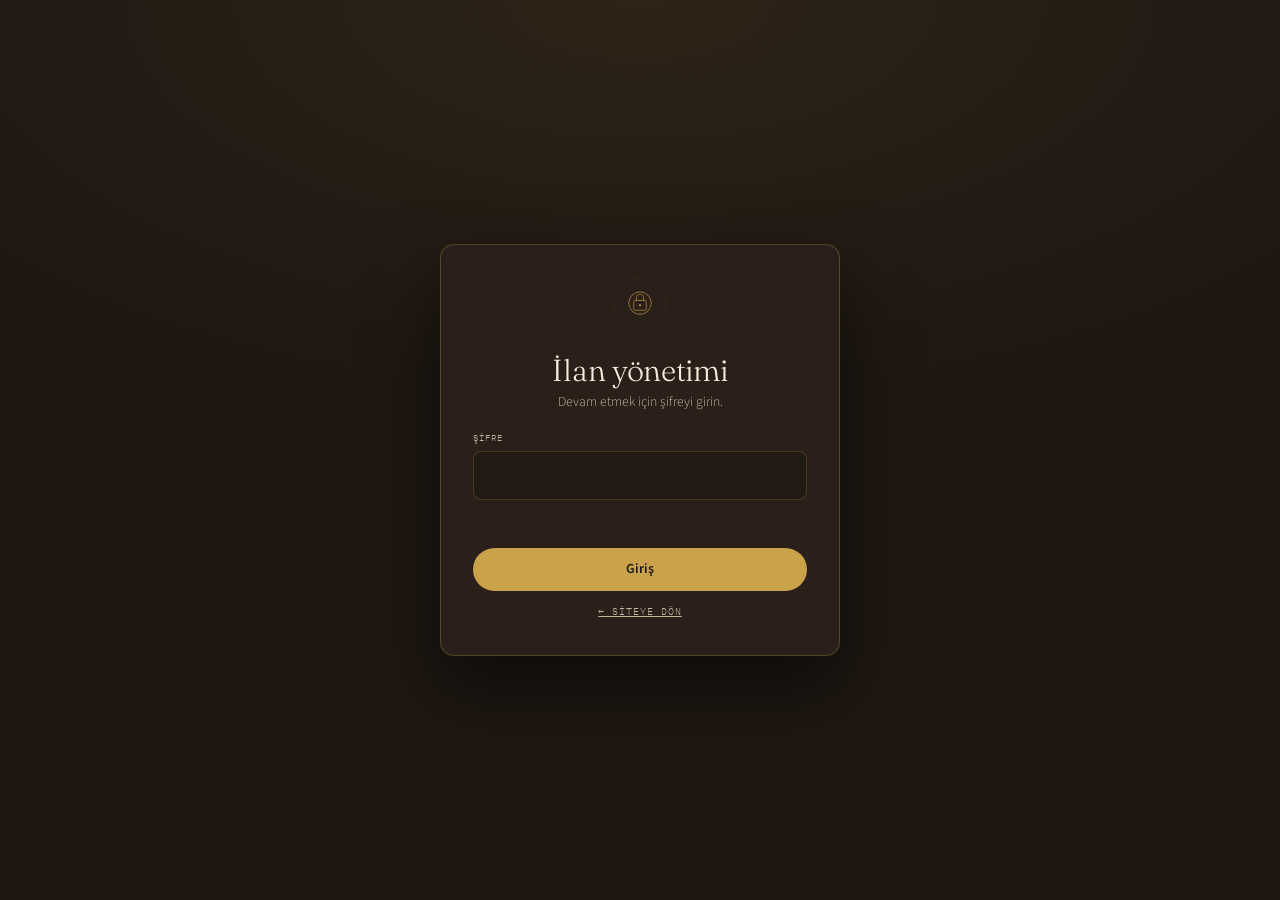
<file: yonetim.html>
<!DOCTYPE html>
<html lang="tr" class="lock">
<script>try{if(sessionStorage.getItem('od.panel')==='1')document.documentElement.classList.remove('lock')}catch(e){}</script>
<head>
<meta charset="utf-8">
<meta name="viewport" content="width=device-width, initial-scale=1">
<title>İlan Yönetimi | Özel Demir</title>
<meta name="robots" content="noindex,nofollow">
<meta name="theme-color" content="#1E1712">
<link rel="icon" href="data:image/svg+xml,%3Csvg xmlns='http://www.w3.org/2000/svg' viewBox='0 0 32 32'%3E%3Crect width='32' height='32' rx='7' fill='%231E1712'/%3E%3Ccircle cx='16' cy='12' r='5' fill='none' stroke='%23C9A24A' stroke-width='2'/%3E%3Cpath d='M13.6 16.6 11 29h10l-2.6-12.4' fill='none' stroke='%23C9A24A' stroke-width='2'/%3E%3C/svg%3E">
<link rel="preconnect" href="https://fonts.googleapis.com">
<link rel="preconnect" href="https://fonts.gstatic.com" crossorigin>
<link href="https://fonts.googleapis.com/css2?family=Fraunces:opsz,wght@9..144,300..600&family=IBM+Plex+Mono:wght@400;500&family=Source+Sans+3:wght@300;400;600&display=swap" rel="stylesheet">
<style>
:root{--canvas:#1E1712;--panel:#2A2019;--panel2:#33271E;--brass:#C9A24A;--brass2:#E2BE6B;--text:#F4ECDD;--sec:#C4B49B;--line:rgba(201,162,74,.16);--danger:#C97A5A;--r:10px;--sans:"Source Sans 3",system-ui,sans-serif;--mono:"IBM Plex Mono",monospace;--serif:"Fraunces",Georgia,serif}
*{box-sizing:border-box}
[hidden]{display:none!important}
html{scroll-behavior:smooth}
body{margin:0;background:var(--canvas);color:var(--text);font-family:var(--sans);font-weight:300;line-height:1.55;-webkit-font-smoothing:antialiased}
a{color:var(--brass2)}
button,input,select,textarea{font:inherit;color:inherit}
button{cursor:pointer}
.top{position:sticky;top:0;z-index:20;display:flex;align-items:center;justify-content:space-between;gap:16px;flex-wrap:wrap;padding:14px clamp(16px,4vw,40px);background:rgba(30,23,18,.94);backdrop-filter:blur(10px);border-bottom:1px solid var(--line)}
.brand{display:flex;align-items:baseline;gap:10px;text-decoration:none;color:var(--text)}
.brand b{font-family:var(--serif);font-weight:400;font-size:1.25rem;letter-spacing:-.01em}
.brand span{font-family:var(--mono);font-size:.6rem;letter-spacing:.18em;text-transform:uppercase;color:var(--sec)}
.top-act{display:flex;align-items:center;gap:10px;flex-wrap:wrap}
.badge{font-family:var(--mono);font-size:.6rem;letter-spacing:.12em;text-transform:uppercase;color:var(--brass2);border:1px solid rgba(201,162,74,.35);border-radius:999px;padding:5px 10px}
.wrap{max-width:1280px;margin:0 auto;padding:clamp(24px,5vw,48px) clamp(16px,4vw,40px) 80px}
.head{display:flex;align-items:flex-end;justify-content:space-between;gap:20px;flex-wrap:wrap;margin-bottom:22px}
h1{font-family:var(--serif);font-weight:300;font-size:clamp(2rem,4.6vw,3.2rem);line-height:1.02;letter-spacing:-.02em;margin:0 0 8px}
.lede{margin:0;color:var(--sec);max-width:60ch;font-size:.95rem}
.kpis{display:grid;grid-template-columns:repeat(4,1fr);gap:10px;margin:22px 0}
.kpi{background:var(--panel);border:1px solid var(--line);border-radius:var(--r);padding:12px 14px}
.kpi b{display:block;font-family:var(--serif);font-weight:300;font-size:1.7rem;line-height:1;color:var(--brass)}
.kpi span{display:block;margin-top:4px;font-family:var(--mono);font-size:.56rem;letter-spacing:.14em;text-transform:uppercase;color:var(--sec)}
.bar{display:flex;gap:8px;flex-wrap:wrap;align-items:center;margin-bottom:18px}
.btn{display:inline-flex;align-items:center;justify-content:center;gap:8px;padding:10px 16px;border-radius:999px;border:1px solid transparent;background:var(--brass);color:#1E1712;font-weight:600;font-size:.86rem;text-decoration:none;transition:background .2s,border-color .2s,color .2s}
.btn:hover{background:var(--brass2)}
.btn.ghost{background:transparent;border-color:rgba(201,162,74,.3);color:var(--text)}
.btn.ghost:hover{border-color:var(--brass);color:var(--brass2)}
.btn.danger{background:transparent;border-color:rgba(201,122,90,.4);color:var(--danger)}
.btn.danger:hover{background:rgba(201,122,90,.1)}
.btn.sm{padding:6px 11px;font-size:.74rem}
.cols{display:grid;grid-template-columns:minmax(0,1fr) minmax(0,1.08fr);gap:clamp(18px,3vw,32px);align-items:start}
.list{display:grid;gap:9px}
.row{display:grid;grid-template-columns:74px minmax(0,1fr) auto auto;gap:12px;align-items:center;background:var(--panel);border:1px solid var(--line);border-radius:var(--r);padding:9px;transition:border-color .2s,background .2s}
.row.on{border-color:rgba(201,162,74,.55);background:var(--panel2)}
.row img{width:74px;height:54px;object-fit:cover;border-radius:6px;background:var(--panel2)}
.row .t{min-width:0}
.row .t b{display:block;font-weight:600;font-size:.9rem;white-space:nowrap;overflow:hidden;text-overflow:ellipsis}
.row .t small{display:block;color:var(--sec);font-family:var(--mono);font-size:.58rem;letter-spacing:.08em;text-transform:uppercase;margin-top:3px}
.row .p{font-family:var(--mono);font-size:.72rem;color:var(--brass2);text-align:right;white-space:nowrap}
.row .p em{display:block;font-style:normal;color:var(--sec);font-size:.56rem;letter-spacing:.08em;margin-top:3px}
.row-act{grid-column:auto;display:flex;gap:4px;justify-content:flex-end;align-items:center}
.row-act .btn.sm{padding:6px 8px;min-width:30px}
.empty{padding:40px 20px;text-align:center;color:var(--sec);border:1px dashed rgba(201,162,74,.25);border-radius:var(--r)}
.form{background:var(--panel);border:1px solid var(--line);border-radius:var(--r);padding:clamp(16px,2.4vw,24px);position:sticky;top:84px;max-height:calc(100vh - 104px);overflow:auto}
.form h2{font-family:var(--serif);font-weight:400;font-size:1.3rem;margin:0 0 4px}
.form .hint{margin:0 0 16px;color:var(--sec);font-size:.8rem}
.fields{display:grid;grid-template-columns:1fr 1fr;gap:12px}
.f{display:flex;flex-direction:column;gap:5px;min-width:0}
.f.full{grid-column:1/-1}
.f label{font-family:var(--mono);font-size:.58rem;letter-spacing:.12em;text-transform:uppercase;color:var(--sec)}
.f input,.f select,.f textarea{width:100%;background:#221A14;border:1px solid rgba(201,162,74,.2);border-radius:7px;padding:9px 11px;font-size:.9rem;outline:none;transition:border-color .2s}
.f input:focus,.f select:focus,.f textarea:focus{border-color:var(--brass)}
.f textarea{min-height:92px;resize:vertical}
.f input[readonly]{opacity:.6}
.f .err{color:var(--danger);font-size:.7rem;display:none}
.f.bad .err{display:block}
.f.bad input,.f.bad select{border-color:var(--danger)}
.preview{width:100%;aspect-ratio:16/10;max-height:220px;object-fit:cover;border-radius:7px;background:var(--panel2);border:1px solid rgba(201,162,74,.15);display:block}
.imgrow{display:flex;gap:8px;flex-wrap:wrap;align-items:center;margin-top:6px}
.imgrow input[type=file]{display:none}
.filebtn{font-family:var(--mono);font-size:.62rem;letter-spacing:.1em;text-transform:uppercase;border:1px solid rgba(201,162,74,.3);border-radius:999px;padding:6px 11px;color:var(--sec);cursor:pointer;background:transparent}
.filebtn:hover{border-color:var(--brass);color:var(--brass2)}
.imgnote{font-family:var(--mono);font-size:.58rem;color:var(--sec);letter-spacing:.06em}
.form-act{display:flex;gap:8px;flex-wrap:wrap;margin-top:16px;padding-top:14px;border-top:1px solid var(--line)}
.form-act .btn{flex:1}
details.help{border:1px solid var(--line);border-radius:var(--r);background:rgba(42,32,25,.5);padding:12px 14px;margin-top:16px}
details.help summary{cursor:pointer;font-family:var(--mono);font-size:.62rem;letter-spacing:.12em;text-transform:uppercase;color:var(--brass2)}
details.help p,details.help ol{color:var(--sec);font-size:.82rem;margin:10px 0 0;padding-left:18px}
details.help li{margin:5px 0}

.badge.ok{color:#A8C39B;border-color:rgba(168,195,155,.35)}
.badge.warn{color:#E2BE6B;border-color:rgba(226,190,107,.55)}
.adv{margin:-6px 0 18px}
.adv summary{cursor:pointer;font-family:var(--mono);font-size:.6rem;letter-spacing:.12em;text-transform:uppercase;color:var(--sec)}
.adv .bar{margin:10px 0 0}
dialog.pub{position:fixed;inset:0;margin:auto;width:min(660px,calc(100% - 28px));max-height:90vh;overflow:auto;border:1px solid rgba(201,162,74,.3);border-radius:14px;background:var(--panel);color:var(--text);padding:clamp(18px,3vw,26px);box-shadow:0 30px 80px rgba(0,0,0,.55)}
dialog.pub::backdrop{background:rgba(10,6,4,.72);backdrop-filter:blur(3px)}
dialog.pub h2{font-family:var(--serif);font-weight:300;font-size:1.8rem;margin:0 0 4px}
.pub-lede{margin:0 0 14px;color:var(--sec);font-size:.9rem}
.pub-close{position:absolute;top:10px;right:12px;background:transparent;border:0;color:var(--sec);font-size:1.05rem;padding:8px;cursor:pointer}
.pub-close:hover{color:var(--brass2)}
.choice{border:1px solid var(--line);border-radius:var(--r);padding:14px 16px;margin:10px 0;background:rgba(30,23,18,.35)}
.choice-h{display:flex;align-items:center;justify-content:space-between;gap:10px;margin-bottom:4px}
.choice-h b{font-size:.98rem}
.choice p{margin:0 0 10px;color:var(--sec);font-size:.82rem;line-height:1.5}
.choice code{font-family:var(--mono);font-size:.78em;color:var(--brass2)}
.gh-fields{display:grid;gap:8px;margin:10px 0 4px}
.gh-fields label{display:grid;gap:4px;font-family:var(--mono);font-size:.56rem;letter-spacing:.1em;text-transform:uppercase;color:var(--sec)}
.gh-fields input{background:#221A14;border:1px solid rgba(201,162,74,.2);border-radius:7px;padding:8px 10px;font-size:.86rem;color:var(--text);outline:none}
.gh-fields input:focus{border-color:var(--brass)}
.gh-fields .fine{margin:2px 0 0;font-size:.72rem;color:var(--sec);letter-spacing:0;text-transform:none;font-family:var(--sans)}
.choice-act{display:flex;gap:8px;flex-wrap:wrap;align-items:center}

/* sifre kapisi */
.lock .top,.lock main{display:none}
.gate{display:none;position:fixed;inset:0;z-index:50;align-items:center;justify-content:center;padding:20px;background:radial-gradient(120% 80% at 50% 0,rgba(201,162,74,.09),transparent 55%),var(--canvas)}
.lock .gate{display:flex}
.gate-card{width:min(400px,100%);background:var(--panel);border:1px solid rgba(201,162,74,.28);border-radius:14px;padding:clamp(22px,4vw,32px);box-shadow:0 30px 70px rgba(0,0,0,.5);text-align:center}
.gate-card .mark{width:54px;height:54px;margin:0 auto 16px;color:var(--brass)}
.gate-card h1{font-family:var(--serif);font-weight:300;font-size:1.9rem;margin:0 0 6px;letter-spacing:-.01em}
.gate-card p{margin:0 0 18px;color:var(--sec);font-size:.86rem}
.gate-card label{display:block;text-align:left;font-family:var(--mono);font-size:.56rem;letter-spacing:.12em;text-transform:uppercase;color:var(--sec);margin-bottom:6px}
.gate-card input{width:100%;background:#221A14;border:1px solid rgba(201,162,74,.22);border-radius:8px;padding:11px 13px;font-size:1rem;color:var(--text);outline:none;letter-spacing:.08em}
.gate-card input:focus{border-color:var(--brass)}
.gate-card .btn{width:100%;margin-top:12px}
.gate-err{min-height:18px;margin:9px 0 0;color:var(--danger);font-size:.76rem}
.gate-card .back{display:inline-block;margin-top:14px;font-family:var(--mono);font-size:.6rem;letter-spacing:.1em;text-transform:uppercase;color:var(--sec)}
.gate-card .back:hover{color:var(--brass2)}
@keyframes shake{25%{transform:translateX(-5px)}75%{transform:translateX(5px)}}
.gate-card.bad{animation:shake .25s}
.toast{position:fixed;left:50%;bottom:22px;transform:translate(-50%,20px);background:#0F0B08;border:1px solid rgba(201,162,74,.4);color:var(--text);padding:11px 18px;border-radius:999px;font-size:.84rem;opacity:0;pointer-events:none;transition:.25s;z-index:40;max-width:92vw;text-align:center}
.toast.on{opacity:1;transform:translate(-50%,0)}
@media(max-width:980px){
  .cols{grid-template-columns:1fr}
  .form{position:static;max-height:none;overflow:visible}
  .kpis{grid-template-columns:repeat(2,1fr)}
}
@media(max-width:560px){
  .row{grid-template-columns:60px minmax(0,1fr)}
  .row-act{grid-column:1/-1;justify-content:flex-end}
  .row img{width:60px;height:46px}
  .row .p{grid-column:2;text-align:left}
  .fields{grid-template-columns:1fr}
  .f.full{grid-column:auto}
  .form-act .btn{flex:1 1 100%}
  .top-act{width:100%}
  .top-act .btn{flex:1}
}
</style>
</head>
<body>


<div class="gate" id="gate">
  <form class="gate-card" id="gateForm" autocomplete="off">
    <svg class="mark" viewBox="0 0 120 120" fill="none" stroke="currentColor" aria-hidden="true">
      <circle cx="60" cy="60" r="58" stroke-width=".8" stroke-dasharray="1 4" opacity=".65"></circle>
      <circle cx="60" cy="58" r="25" stroke-width="1.4"></circle>
      <rect x="46" y="52" width="28" height="22" rx="4" stroke-width="1.4"></rect>
      <path d="M52 52v-6a8 8 0 0 1 16 0v6" stroke-width="1.4"></path>
      <circle cx="60" cy="63" r="2.2" fill="currentColor" stroke="none"></circle>
    </svg>
    <h1>İlan yönetimi</h1>
    <p>Devam etmek için şifreyi girin.</p>
    <label for="gatePass">Şifre</label>
    <input id="gatePass" type="password" inputmode="text" autocomplete="current-password" required>
    <p class="gate-err" id="gateErr" role="alert"></p>
    <button class="btn" type="submit" id="gateBtn">Giriş</button>
    <a class="back" href="index.html">← Siteye dön</a>
  </form>
</div>

<header class="top">
  <a class="brand" href="index.html"><b>Özel Demir</b><span>İlan yönetimi</span></a>
  <div class="top-act">
    <span class="badge" id="draftBadge">0 ilan</span>
    <span class="badge ok" id="dirtyBadge">Yayında</span>
    <a class="btn ghost sm" href="index.html#ilanlar" target="_blank" rel="noopener">Önizle</a>
    <button class="btn ghost sm" id="lockBtn" type="button">Kilitle</button>
    <button class="btn sm" id="publish" type="button">Siteye gönder</button>
  </div>
</header>

<main class="wrap">
  <div class="head">
    <div>
      <h1>İlanlar</h1>
      <p class="lede">İlanları buradan ekle, düzenle. İşin bitince <b>Siteye gönder</b>'e bas; site kendiliğinden güncellensin.</p>
    </div>
  </div>

  <div class="kpis">
    <div class="kpi"><b id="kTotal">0</b><span>Toplam ilan</span></div>
    <div class="kpi"><b id="kSatilik">0</b><span>Satılık</span></div>
    <div class="kpi"><b id="kKiralik">0</b><span>Kiralık</span></div>
    <div class="kpi"><b id="kSatildi">0</b><span>Satıldı</span></div>
  </div>

  <div class="bar">
    <button class="btn" id="newBtn" type="button">+ Yeni ilan</button>
    <button class="btn ghost sm" id="pubSettings" type="button">Yayın ayarları</button>
  </div>

  <details class="adv">
    <summary>Gelişmiş işlemler</summary>
    <div class="bar">
      <button class="btn ghost sm" id="importBtn" type="button">JSON yükle</button>
      <input type="file" id="importFile" accept=".json,application/json" hidden>
      <button class="btn ghost sm" id="exportBtn" type="button">JSON indir</button>
      <button class="btn ghost sm" id="copyBtn" type="button">JS kopyala</button>
      <button class="btn danger sm" id="resetBtn" type="button">Dosyadaki hâline dön</button>
      <button class="btn ghost sm" id="passBtn" type="button">Şifre değiştir</button>
    </div>
  </details>

  <details class="help">
    <summary>Nasıl yayınlanır?</summary>
    <ol>
      <li>İlanı ekle ve <b>İlanı kaydet</b>'e bas.</li>
      <li>Üstteki <b>Siteye gönder</b>'e bas.</li>
      <li>İlk seferde canlı site için GitHub bağlantısını bir kez kur. Sonrasında tek tuşla yayınlanır.</li>
      <li>1-2 dakika içinde sitede görünür.</li>
    </ol>
    <p>GitHub istemiyorsan “Bu bilgisayar” seçeneğiyle site klasörüne doğrudan yazabilirsin. Dosya indirme seçeneği de duruyor.</p>
  </details>

  <div class="cols">
    <section aria-label="İlan listesi">
      <div class="list" id="list"></div>
    </section>

    <form class="form" id="form" novalidate>
      <h2 id="formTitle">Yeni ilan</h2>
      <p class="hint" id="formHint">Zorunlu alanlar: başlık, durum, tür, fiyat ve fotoğraf.</p>

      <div class="fields">
        <div class="f">
          <label for="fStatus">Durum</label>
          <select id="fStatus">
            <option value="satilik">Satılık</option>
            <option value="kiralik">Kiralık</option>
            <option value="satildi">Satıldı</option>
          </select>
        </div>
        <div class="f">
          <label for="fType">Tür</label>
          <select id="fType">
            <option value="konut">Konut</option>
            <option value="arsa">Arsa</option>
            <option value="ticari">Ticari</option>
          </select>
        </div>

        <div class="f full">
          <label for="fTitle">Başlık</label>
          <input id="fTitle" maxlength="90" placeholder="Deniz Manzaralı 4+1 Daire" required>
          <span class="err">Başlık gerekli.</span>
        </div>

        <div class="f"><label for="fDistrict">İlçe / semt</label><input id="fDistrict" maxlength="60" placeholder="Altınordu"></div>
        <div class="f"><label for="fRooms">Oda</label><input id="fRooms" maxlength="30" placeholder="4+1"></div>
        <div class="f"><label for="fM2">m²</label><input id="fM2" type="number" min="0" step="1" placeholder="165"></div>
        <div class="f"><label for="fFloor">Kat</label><input id="fFloor" maxlength="40" placeholder="5. kat"></div>
        <div class="f"><label for="fAge">Bina yaşı</label><input id="fAge" type="number" min="0" step="1" placeholder="3"></div>
        <div class="f"><label for="fHeating">Isıtma</label><input id="fHeating" maxlength="40" placeholder="Merkezi"></div>
        <div class="f"><label for="fGoods">Eşya</label><input id="fGoods" maxlength="40" placeholder="Az eşyalı"></div>
        <div class="f"><label for="fDate">Tarih</label><input id="fDate" type="date"></div>

        <div class="f" id="priceWrap">
          <label for="fPrice">Fiyat (TL)</label>
          <input id="fPrice" type="number" min="0" step="1000" placeholder="5600000">
          <span class="err">Fiyat gerekli.</span>
        </div>
        <div class="f" id="outcomeWrap" hidden>
          <label for="fOutcome">Sonuç</label>
          <input id="fOutcome" maxlength="60" placeholder="38 günde satıldı">
        </div>

        <div class="f full">
          <label for="fImgUrl">Fotoğraf bağlantısı</label>
          <input id="fImgUrl" placeholder="assets/img/satilik-deniz.jpg veya https://...">
          <div class="imgrow">
            <label class="filebtn" for="fImgFile">Görsel yükle</label>
            <input id="fImgFile" type="file" accept="image/*">
            <button class="filebtn" id="clearImg" type="button">Görseli kaldır</button>
            <span class="imgnote" id="imgNote">Görsel yok</span>
          </div>
          <span class="err" id="imgErr">Fotoğraf gerekli.</span>
        </div>

        <div class="f full">
          <img class="preview" id="fPreview" alt="İlan fotoğrafı önizlemesi" src="assets/img/ilan-yok.svg">
        </div>

        <div class="f full">
          <label for="fAlt">Fotoğraf açıklaması (alt metin)</label>
          <input id="fAlt" maxlength="120" placeholder="Boş bırakılırsa başlık kullanılır">
        </div>

        <div class="f full">
          <label for="fFeats">Özellikler (virgülle ayırın)</label>
          <input id="fFeats" placeholder="Deniz manzarası, Yeni bina, Otopark">
        </div>

        <div class="f full">
          <label for="fDesc">Açıklama</label>
          <textarea id="fDesc" maxlength="600" placeholder="Kısa, somut bir açıklama."></textarea>
        </div>

        <div class="f full">
          <label for="fId">İlan no</label>
          <input id="fId" readonly>
        </div>
      </div>

      <div class="form-act">
        <button class="btn" type="submit" id="saveBtn">İlanı kaydet</button>
        <button class="btn ghost" type="button" id="cancelBtn">Vazgeç</button>
      </div>
    </form>
  </div>
</main>


<dialog class="pub" id="pubDialog">
  <button class="pub-close" type="button" id="pubClose" aria-label="Kapat">✕</button>
  <h2>Siteye gönder</h2>
  <p class="pub-lede">İlanlar nereye yazılsın?</p>

  <div class="choice">
    <div class="choice-h"><b>Canlı site</b><span class="badge" id="ghBadge">Bağlı değil</span></div>
    <p>GitHub deposundaki ilan dosyası güncellenir; 1-2 dakikada yayında olur. Bir kez bağlanman yeter.</p>
    <div class="gh-fields" id="ghFields">
      <label>Erişim anahtarı<input id="ghToken" type="password" placeholder="ghp_..." autocomplete="off"></label>
      <p class="fine">GitHub’da <b>Settings → Developer settings → Personal access tokens → Generate new token</b> yolunu izleyip <code>repo</code> yetkisiyle bir anahtar oluştur, kopyala, buraya yapıştır. Anahtar yalnızca bu tarayıcıda saklanır. <a href="https://github.com/settings/tokens/new?scopes=repo&amp;description=Ozel%20Demir%20Panel" target="_blank" rel="noopener">Doğrudan anahtar sayfası</a></p>
      <details class="gh-adv">
        <summary>Depo ve dal (genelde değişmez)</summary>
        <label>Depo<input id="ghRepo" placeholder="kullanici/depo" autocomplete="off"></label>
        <label>Dal<input id="ghBranch" placeholder="main" autocomplete="off"></label>
      </details>
    </div>
    <div class="choice-act">
      <button class="btn" id="ghGo" type="button">Bağlan ve gönder</button>
      <button class="btn ghost sm" id="ghForget" type="button" hidden>Bağlantıyı kaldır</button>
    </div>
  </div>

  <div class="choice">
    <div class="choice-h"><b>Bu bilgisayar</b><span class="badge" id="dirBadge">Klasör seçilmedi</span></div>
    <p>Site klasörünü bir kez seç; <code>assets/listings.js</code> doğrudan güncellenir.</p>
    <div class="choice-act"><button class="btn ghost" id="dirGo" type="button">Klasör seç ve yaz</button></div>
  </div>

  <div class="choice">
    <div class="choice-h"><b>Dosya indir</b></div>
    <p>Elle yükleyeceksen <code>listings.js</code> dosyasını indir.</p>
    <div class="choice-act"><button class="btn ghost" id="dlGo" type="button">listings.js indir</button></div>
    <p class="fine" style="margin:10px 0 0">Bu bilgisayarda terminalden <code>./yayinla.sh</code> çalıştırmak da yayınlar; GitHub anahtarı istemez.</p>
  </div>

  <div class="choice-act" style="justify-content:flex-end;margin-top:16px">
    <button class="btn ghost" id="pubClose2" type="button">Kapat</button>
  </div>
</dialog>

<div class="toast" id="toast" role="status" aria-live="polite"></div>

<script src="assets/listings.js"></script>
<script>
(() => {
  'use strict';
  const $ = (s) => document.querySelector(s);
  const KEY = 'ozeldemir.listings.v1';
  const SEED = window.OD_LISTINGS || [];
  const STATUS = { satilik: 'Satılık', kiralik: 'Kiralık', satildi: 'Satıldı' };
  const clone = (v) => JSON.parse(JSON.stringify(v));
  const esc = (v) => String(v ?? '').replace(/[&<>"']/g, (c) => ({ '&': '&amp;', '<': '&lt;', '>': '&gt;', '"': '&quot;', "'": '&#39;' }[c]));
  const tl = (n) => (Number(n) || 0).toLocaleString('tr-TR');

  let items = [];
  let editId = null;
  let img = '';
  let toastT = 0;
  let dirty = false;

  function toast(msg) {
    const el = $('#toast');
    el.textContent = msg;
    el.classList.add('on');
    clearTimeout(toastT);
    toastT = setTimeout(() => el.classList.remove('on'), 3200);
  }

  function load() {
    try {
      const raw = localStorage.getItem(KEY);
      if (raw) {
        const parsed = JSON.parse(raw);
        if (Array.isArray(parsed)) { items = parsed; return; }
      }
    } catch (e) { /* bozuk kayit: dosyadan basla */ }
    items = clone(SEED);
  }

  function persist() {
    try {
      localStorage.setItem(KEY, JSON.stringify(items));
      setDirty(true);
      return true;
    } catch (e) {
      toast('Kaydedilemedi: tarayıcı depolaması dolu olabilir.');
      return false;
    }
  }

  function nextId() {
    let max = 2000;
    items.forEach((l) => {
      const n = parseInt(String(l.id || '').replace(/\D/g, ''), 10);
      if (n > max) max = n;
    });
    return 'ORN-' + (max + 1);
  }

  function stats() {
    const c = { satilik: 0, kiralik: 0, satildi: 0 };
    items.forEach((l) => { if (c[l.status] != null) c[l.status]++; });
    $('#kTotal').textContent = items.length;
    $('#kSatilik').textContent = c.satilik;
    $('#kKiralik').textContent = c.kiralik;
    $('#kSatildi').textContent = c.satildi;
    paintBadges();
  }

  function priceText(l) {
    if (l.status === 'satildi') return esc(l.outcome || 'Satıldı');
    return tl(l.price) + ' TL' + (l.status === 'kiralik' ? ' / ay' : '');
  }

  function renderList() {
    const list = $('#list');
    if (!items.length) {
      list.innerHTML = '<div class="empty">Henüz ilan yok. “+ Yeni ilan” ile başlayın.</div>';
      return;
    }
    list.innerHTML = items.map((l, i) => {
      const st = STATUS[l.status] ? l.status : 'satilik';
      const meta = [l.district, l.m2 ? l.m2 + ' m²' : '', l.rooms || ''].filter(Boolean).map(esc).join(' · ');
      return '<article class="row' + (l.id === editId ? ' on' : '') + '" data-id="' + esc(l.id) + '">' +
        '<img src="' + esc(l.img) + '" alt="">' +
        '<div class="t"><b>' + esc(l.title) + '</b><small>' + STATUS[st] + (meta ? ' · ' + meta : '') + '</small></div>' +
        '<div class="p">' + priceText(l) + '<em>' + esc(l.id) + '</em></div>' +
        '<div class="row-act">' +
          '<button class="btn ghost sm" type="button" data-act="up" title="Yukarı taşı" aria-label="Yukarı taşı" ' + (i === 0 ? 'disabled' : '') + '>↑</button>' +
          '<button class="btn ghost sm" type="button" data-act="down" title="Aşağı taşı" aria-label="Aşağı taşı" ' + (i === items.length - 1 ? 'disabled' : '') + '>↓</button>' +
          '<button class="btn ghost sm" type="button" data-act="dup" title="Kopyala" aria-label="İlanı kopyala">⧉</button>' +
          '<button class="btn ghost sm" type="button" data-act="edit" title="Düzenle" aria-label="İlanı düzenle">✎</button>' +
          '<button class="btn danger sm" type="button" data-act="del" title="Sil" aria-label="İlanı sil">✕</button>' +
        '</div></article>';
    }).join('');
  }

  function render() {
    stats();
    renderList();
  }

  function setStatusUI() {
    const sold = $('#fStatus').value === 'satildi';
    $('#priceWrap').hidden = sold;
    $('#outcomeWrap').hidden = !sold;
  }

  function fillForm(l) {
    editId = l ? l.id : null;
    img = l ? (l.img || '') : '';
    $('#formTitle').textContent = l ? 'İlanı düzenle' : 'Yeni ilan';
    $('#fStatus').value = l ? l.status : 'satilik';
    $('#fType').value = l ? l.type : 'konut';
    $('#fTitle').value = l ? l.title : '';
    $('#fDistrict').value = l ? l.district || '' : '';
    $('#fRooms').value = l ? l.rooms || '' : '';
    $('#fM2').value = l ? l.m2 ?? '' : '';
    $('#fFloor').value = l ? l.floor || '' : '';
    $('#fAge').value = l ? l.age ?? '' : '';
    $('#fHeating').value = l ? l.heating || '' : '';
    $('#fGoods').value = l ? l.goods || '' : '';
    $('#fDate').value = l ? l.date || '' : new Date().toISOString().slice(0, 10);
    $('#fPrice').value = l ? l.price ?? '' : '';
    $('#fOutcome').value = l ? l.outcome || '' : '';
    $('#fImgUrl').value = l && !String(l.img || '').startsWith('data:') ? l.img || '' : '';
    $('#fAlt').value = l ? l.alt || '' : '';
    $('#fFeats').value = l && Array.isArray(l.feats) ? l.feats.join(', ') : '';
    $('#fDesc').value = l ? l.desc || '' : '';
    $('#fId').value = l ? l.id : nextId();
    setStatusUI();
    updatePreview();
    document.querySelectorAll('.f.bad').forEach((el) => el.classList.remove('bad'));
    renderList();
  }

  function updatePreview() {
    const prev = $('#fPreview');
    prev.src = img || 'assets/img/ilan-yok.svg';
    const note = $('#imgNote');
    if (!img) { note.textContent = 'Görsel yok'; return; }
    if (img.startsWith('data:')) {
      note.textContent = 'Yüklenen görsel · ' + Math.round(img.length * 0.75 / 1024) + ' KB';
    } else {
      note.textContent = 'Bağlantı kullanılıyor';
    }
  }

  function bad(sel) {
    const f = $(sel).closest('.f');
    if (f) f.classList.add('bad');
  }

  function readForm() {
    document.querySelectorAll('.f.bad').forEach((el) => el.classList.remove('bad'));
    const status = $('#fStatus').value;
    const type = $('#fType').value;
    const title = $('#fTitle').value.trim();
    const price = Number($('#fPrice').value);
    let ok = true;
    if (!title) { bad('#fTitle'); ok = false; }
    if (status !== 'satildi' && (!Number.isFinite(price) || price <= 0)) { bad('#fPrice'); ok = false; }
    if (!img) { $('#imgErr').style.display = 'block'; ok = false; }
    if (!ok) { toast('Eksik alanları tamamlayın.'); return null; }
    $('#imgErr').style.display = 'none';
    const feats = $('#fFeats').value.split(',').map((s) => s.trim()).filter(Boolean);
    const m2 = Number($('#fM2').value);
    const age = Number($('#fAge').value);
    const l = {
      id: editId || $('#fId').value || nextId(),
      status, type, title,
      district: $('#fDistrict').value.trim() || 'Fatsa',
      rooms: $('#fRooms').value.trim() || '—',
      m2: Number.isFinite(m2) && m2 > 0 ? m2 : 0,
      floor: $('#fFloor').value.trim() || '—',
      age: Number.isFinite(age) && age >= 0 ? age : 0,
      heating: $('#fHeating').value.trim() || '—',
      goods: $('#fGoods').value.trim() || '—',
      price: status === 'satildi' ? (Number.isFinite(price) && price > 0 ? price : 0) : price,
      date: $('#fDate').value || new Date().toISOString().slice(0, 10),
      img,
      alt: $('#fAlt').value.trim() || title,
      feats,
      desc: $('#fDesc').value.trim()
    };
    if (status === 'satildi') l.outcome = $('#fOutcome').value.trim() || 'Satıldı';
    return l;
  }

  function save(e) {
    e.preventDefault();
    const l = readForm();
    if (!l) return;
    if (editId) {
      const i = items.findIndex((x) => x.id === editId);
      if (i >= 0) items[i] = l; else items.unshift(l);
    } else {
      items.unshift(l);
    }
    if (!persist()) return;
    editId = l.id;
    render();
    fillForm(l);
    toast('İlan kaydedildi. Yayınlamak için “Yayınla”ya basın.');
  }

  function remove(id) {
    const l = items.find((x) => x.id === id);
    if (!l) return;
    if (!confirm('“' + l.title + '” ilanı silinsin mi?')) return;
    items = items.filter((x) => x.id !== id);
    persist();
    if (editId === id) fillForm(null);
    render();
    toast('İlan silindi.');
  }

  function duplicate(id) {
    const l = items.find((x) => x.id === id);
    if (!l) return;
    const copy = clone(l);
    copy.id = nextId();
    copy.title = l.title + ' (kopya)';
    items.unshift(copy);
    persist();
    render();
    fillForm(copy);
    toast('İlan kopyalandı.');
  }

  function move(id, dir) {
    const i = items.findIndex((x) => x.id === id);
    const j = i + dir;
    if (i < 0 || j < 0 || j >= items.length) return;
    [items[i], items[j]] = [items[j], items[i]];
    persist();
    render();
  }

  function jsText() {
    return '/* İlanlar — tek kaynak. Yönetim panelinden üretildi.\n' +
      '   status: satilik | kiralik | satildi · type: konut | arsa | ticari */\n' +
      'window.OD_LISTINGS = ' + JSON.stringify(items, null, 2) + ';\n';
  }

  function download(name, text, type) {
    const blob = new Blob([text], { type: type || 'text/plain;charset=utf-8' });
    const a = document.createElement('a');
    a.href = URL.createObjectURL(blob);
    a.download = name;
    document.body.appendChild(a);
    a.click();
    a.remove();
    setTimeout(() => URL.revokeObjectURL(a.href), 4000);
  }

  function downloadJs() {
    download('listings.js', jsText(), 'text/javascript;charset=utf-8');
    toast('listings.js indirildi.');
  }


  /* sifre kapisi (istemci tarafinda; gercek sunucu guvenligi degil) */
  const PASS_KEY = 'od.panel.hash';
  const PASS_DEFAULT = '405368dad67d075e92deaea5ebebdf8e8bdd9f23c13c1c9cab067e87e00f3a43'; /* demir2026 */
  const hex = (buf) => [...new Uint8Array(buf)].map((b) => b.toString(16).padStart(2, '0')).join('');
  async function sha(text) {
    if (!crypto.subtle) throw new Error('Bu tarayıcı şifrelemeyi desteklemiyor.');
    return hex(await crypto.subtle.digest('SHA-256', new TextEncoder().encode(text)));
  }
  function passHash() {
    try { return localStorage.getItem(PASS_KEY) || PASS_DEFAULT; } catch (e) { return PASS_DEFAULT; }
  }

  $('#gateForm').addEventListener('submit', async (e) => {
    e.preventDefault();
    const btn = $('#gateBtn'), err = $('#gateErr'), card = $('.gate-card');
    const value = $('#gatePass').value;
    btn.disabled = true; btn.textContent = 'Kontrol ediliyor…';
    err.textContent = '';
    try {
      const h = await sha(value);
      if (h !== passHash()) throw new Error('Şifre yanlış. Tekrar deneyin.');
      sessionStorage.setItem('od.panel', '1');
      document.documentElement.classList.remove('lock');
      $('#gatePass').value = '';
      btn.textContent = 'Giriş';
      btn.disabled = false;
      $('#newBtn').focus();
    } catch (ex) {
      err.textContent = ex.message || 'Giriş yapılamadı.';
      card.classList.remove('bad');
      void card.offsetWidth;
      card.classList.add('bad');
      btn.textContent = 'Giriş';
      btn.disabled = false;
      $('#gatePass').select();
    }
  });

  $('#lockBtn').addEventListener('click', () => {
    try { sessionStorage.removeItem('od.panel'); } catch (e) { /* yok */ }
    location.reload();
  });

  $('#passBtn').addEventListener('click', async () => {
    const a = prompt('Yeni şifre (en az 6 karakter):');
    if (a === null) return;
    if (a.length < 6) { toast('Şifre en az 6 karakter olmalı.'); return; }
    const b = prompt('Yeni şifreyi tekrar girin:');
    if (a !== b) { toast('Şifreler aynı değil.'); return; }
    try {
      localStorage.setItem(PASS_KEY, await sha(a));
      toast('Şifre bu cihaz için değiştirildi.');
    } catch (e) {
      toast(e.message || 'Şifre değiştirilemedi.');
    }
  });

  /* durum rozetleri */
  function setDirty(v) {
    dirty = !!v;
    try { v ? localStorage.setItem(DIRTY_KEY, '1') : localStorage.removeItem(DIRTY_KEY); } catch (e) { /* depolama kapali */ }
    paintBadges();
  }

  function paintBadges() {
    $('#draftBadge').textContent = items.length + ' ilan';
    const d = $('#dirtyBadge');
    d.textContent = dirty ? 'Yayınlanmadı' : 'Yayında';
    d.className = 'badge ' + (dirty ? 'warn' : 'ok');
  }

  /* canli yayin: GitHub */
  const GH_KEY = 'ozeldemir.github.v1';
  const DIRTY_KEY = 'ozeldemir.dirty.v1';
  let ghCfg = null;
  try { ghCfg = JSON.parse(localStorage.getItem(GH_KEY) || 'null'); } catch (e) { ghCfg = null; }

  const GH_REPO_DEFAULT = (() => {
    const m = location.hostname.match(/^([^.]+)\.github\.io$/);
    const p = location.pathname.split('/').filter(Boolean)[0];
    return m && p ? m[1] + '/' + p : 'caca1403/ozeldemirweb';
  })();

  function b64(text) {
    const bytes = new TextEncoder().encode(text);
    let bin = '';
    for (let i = 0; i < bytes.length; i += 0x8000) bin += String.fromCharCode.apply(null, bytes.subarray(i, i + 0x8000));
    return btoa(bin);
  }

  function paintGh() {
    const on = !!ghCfg;
    const b = $('#ghBadge');
    b.textContent = on ? 'Bağlı' : 'Bağlı değil';
    b.className = 'badge ' + (on ? 'ok' : '');
    $('#ghFields').hidden = on;
    $('#ghForget').hidden = !on;
    $('#ghGo').textContent = on ? 'Canlı siteye gönder' : 'Bağlan ve gönder';
    if (on) {
      $('#ghRepo').value = ghCfg.repo;
      $('#ghBranch').value = ghCfg.branch;
    } else {
      if (!$('#ghRepo').value) $('#ghRepo').value = GH_REPO_DEFAULT;
      if (!$('#ghBranch').value) $('#ghBranch').value = 'main';
    }
  }

  async function ghConnect() {
    const repo = $('#ghRepo').value.trim();
    const branch = $('#ghBranch').value.trim() || 'main';
    const token = $('#ghToken').value.trim();
    if (!/^[^/\s]+\/[^/\s]+$/.test(repo)) { toast('Depo adresi "kullanici/depo" biçiminde olmalı.'); return; }
    if (!token) { toast('Erişim anahtarı gerekli.'); return; }
    const btn = $('#ghGo');
    const old = btn.textContent;
    btn.disabled = true;
    btn.textContent = 'Kontrol ediliyor…';
    try {
      const r = await fetch('https://api.github.com/repos/' + repo, {
        headers: { Authorization: 'Bearer ' + token, Accept: 'application/vnd.github+json' }
      });
      if (!r.ok) throw new Error(r.status === 401 ? 'Anahtar geçersiz.' : r.status === 404 ? 'Depo bulunamadı.' : 'GitHub hatası: ' + r.status);
      ghCfg = { repo, branch, token };
      try { localStorage.setItem(GH_KEY, JSON.stringify(ghCfg)); } catch (e) { /* depolama kapali */ }
      $('#ghToken').value = '';
      paintGh();
      toast('Bağlandı. Şimdi gönderiliyor…');
      await ghPublish();
    } catch (e) {
      toast(e.message && e.message !== 'Failed to fetch' ? e.message : 'Bağlantı kurulamadı. Siteyi web adresinden açıp tekrar dene.');
    } finally {
      btn.disabled = false;
      btn.textContent = old;
    }
  }

  async function ghPublish() {
    if (!ghCfg) { openPub(); return; }
    const btn = $('#publish');
    const old = btn.textContent;
    btn.disabled = true;
    btn.textContent = 'Gönderiliyor…';
    try {
      const api = 'https://api.github.com/repos/' + ghCfg.repo + '/contents/assets/listings.js';
      const h = { Authorization: 'Bearer ' + ghCfg.token, Accept: 'application/vnd.github+json' };
      const get = await fetch(api + '?ref=' + encodeURIComponent(ghCfg.branch), { headers: h, cache: 'no-store' });
      if (!get.ok) throw new Error(get.status === 401 ? 'Anahtar geçersiz. Yayın ayarlarını kontrol et.' : get.status === 404 ? 'Depo veya dosya bulunamadı.' : 'GitHub hatası: ' + get.status);
      const meta = await get.json();
      const put = await fetch(api, {
        method: 'PUT',
        headers: Object.assign({ 'Content-Type': 'application/json' }, h),
        body: JSON.stringify({ message: 'İlanlar güncellendi (panel)', content: b64(jsText()), sha: meta.sha, branch: ghCfg.branch })
      });
      if (!put.ok) {
        const err = await put.json().catch(() => ({}));
        throw new Error('Yazılamadı: ' + (err.message || put.status));
      }
      setDirty(false);
      toast('Gönderildi. 1-2 dakika içinde sitede görünür.');
    } catch (e) {
      toast(e.message && e.message !== 'Failed to fetch' ? e.message : 'Bağlantı kurulamadı. Siteyi web adresinden açıp tekrar dene.');
    } finally {
      btn.disabled = false;
      btn.textContent = old;
    }
  }

  function forgetGh() {
    ghCfg = null;
    try { localStorage.removeItem(GH_KEY); } catch (e) { /* depolama kapali */ }
    paintGh();
    toast('GitHub bağlantısı kaldırıldı.');
  }

  /* yerel site klasoru */
  const IDB_NAME = 'ozeldemir-panel';
  function idbGet(k) {
    return new Promise((res) => {
      try {
        const r = indexedDB.open(IDB_NAME, 1);
        r.onupgradeneeded = () => r.result.createObjectStore('kv');
        r.onerror = () => res(null);
        r.onsuccess = () => {
          const db = r.result;
          const q = db.transaction('kv', 'readonly').objectStore('kv').get(k);
          q.onsuccess = () => { res(q.result); db.close(); };
          q.onerror = () => { res(null); db.close(); };
        };
      } catch (e) { res(null); }
    });
  }
  function idbSet(k, v) {
    return new Promise((res) => {
      try {
        const r = indexedDB.open(IDB_NAME, 1);
        r.onupgradeneeded = () => r.result.createObjectStore('kv');
        r.onerror = () => res();
        r.onsuccess = () => {
          const db = r.result;
          const tx = db.transaction('kv', 'readwrite');
          tx.objectStore('kv').put(v, k);
          tx.oncomplete = () => { res(); db.close(); };
          tx.onerror = () => { res(); db.close(); };
        };
      } catch (e) { res(); }
    });
  }

  let dirHandle = null;

  async function loadDir() {
    try {
      dirHandle = await idbGet('dir');
      if (!dirHandle) return;
      const p = await dirHandle.queryPermission({ mode: 'readwrite' });
      const b = $('#dirBadge');
      b.textContent = p === 'granted' ? 'Bağlı' : 'İzin gerekiyor';
      b.className = 'badge ' + (p === 'granted' ? 'ok' : '');
    } catch (e) { /* klasor destegi yok */ }
  }

  async function dirWrite() {
    if (!window.showDirectoryPicker) { toast('Bu tarayıcı klasör yazmayı desteklemiyor. Dosyayı indirip kullan.'); return; }
    const btn = $('#dirGo');
    const old = btn.textContent;
    btn.disabled = true;
    btn.textContent = 'Yazılıyor…';
    try {
      if (!dirHandle) {
        dirHandle = await showDirectoryPicker({ mode: 'readwrite' });
        await idbSet('dir', dirHandle);
      }
      let p = await dirHandle.queryPermission({ mode: 'readwrite' });
      if (p !== 'granted') p = await dirHandle.requestPermission({ mode: 'readwrite' });
      if (p !== 'granted') throw new Error('Klasör izni verilmedi.');
      try { await dirHandle.getFileHandle('index.html'); } catch (e) { throw new Error('Yanlış klasör: index.html olan site klasörünü seç.'); }
      const assets = await dirHandle.getDirectoryHandle('assets');
      const fh = await assets.getFileHandle('listings.js', { create: true });
      const w = await fh.createWritable();
      await w.write(jsText());
      await w.close();
      const b = $('#dirBadge');
      b.textContent = 'Bağlı';
      b.className = 'badge ok';
      setDirty(false);
      toast('Site klasöründeki ilan dosyası güncellendi.');
    } catch (e) {
      if (e && e.name === 'AbortError') return;
      toast(e.message || 'Klasöre yazılamadı.');
    } finally {
      btn.disabled = false;
      btn.textContent = old;
    }
  }

  function openPub() {
    const d = $('#pubDialog');
    paintGh();
    if (!d.open) d.showModal ? d.showModal() : d.setAttribute('open', '');
  }

  function closePub() {
    const d = $('#pubDialog');
    if (d.open) d.close ? d.close() : d.removeAttribute('open');
  }

  function importJson(file) {
    const r = new FileReader();
    r.onload = () => {
      try {
        const parsed = JSON.parse(String(r.result));
        if (!Array.isArray(parsed) || !parsed.length) throw new Error('boş');
        const clean = parsed.filter((l) => l && typeof l === 'object' && l.id && l.title && l.status);
        if (!clean.length) throw new Error('geçersiz');
        if (!confirm(clean.length + ' ilan yüklenecek ve mevcut taslak değişecek. Devam?')) return;
        items = clean;
        persist();
        fillForm(null);
        render();
        toast(clean.length + ' ilan yüklendi.');
      } catch (e) {
        toast('Dosya okunamadı. İlan dizisi içeren bir JSON seçin.');
      }
    };
    r.readAsText(file);
  }

  function resizeImage(file) {
    return new Promise((resolve, reject) => {
      const url = URL.createObjectURL(file);
      const im = new Image();
      im.onload = () => {
        const max = 1280;
        const s = Math.min(1, max / Math.max(im.width, im.height));
        const c = document.createElement('canvas');
        c.width = Math.max(1, Math.round(im.width * s));
        c.height = Math.max(1, Math.round(im.height * s));
        c.getContext('2d').drawImage(im, 0, 0, c.width, c.height);
        URL.revokeObjectURL(url);
        resolve(c.toDataURL('image/jpeg', 0.82));
      };
      im.onerror = () => { URL.revokeObjectURL(url); reject(new Error('görsel')); };
      im.src = url;
    });
  }

  /* olaylar */
  $('#form').addEventListener('submit', save);
  $('#fStatus').addEventListener('change', setStatusUI);
  $('#fImgUrl').addEventListener('input', (e) => { img = e.target.value.trim(); updatePreview(); });
  $('#clearImg').addEventListener('click', () => { img = ''; $('#fImgUrl').value = ''; updatePreview(); });
  $('#fImgFile').addEventListener('change', async (e) => {
    const f = e.target.files && e.target.files[0];
    if (!f) return;
    try {
      img = await resizeImage(f);
      $('#fImgUrl').value = '';
      updatePreview();
      if (img.length * 0.75 > 420 * 1024) toast('Görsel büyük. Daha küçük bir fotoğraf yüklemeniz dosyayı hafifletir.');
    } catch (err) {
      toast('Görsel okunamadı.');
    }
    e.target.value = '';
  });
  $('#newBtn').addEventListener('click', () => { fillForm(null); $('#form').scrollIntoView({ block: 'start', behavior: 'smooth' }); $('#fTitle').focus(); });
  $('#cancelBtn').addEventListener('click', () => fillForm(null));
  $('#publish').addEventListener('click', () => { if (ghCfg) ghPublish(); else openPub(); });
  $('#pubSettings').addEventListener('click', openPub);
  $('#ghGo').addEventListener('click', () => { if (ghCfg) ghPublish(); else ghConnect(); });
  $('#ghForget').addEventListener('click', forgetGh);
  $('#dirGo').addEventListener('click', dirWrite);
  $('#dlGo').addEventListener('click', downloadJs);
  $('#pubClose').addEventListener('click', closePub);
  $('#pubClose2').addEventListener('click', closePub);
  $('#pubDialog').addEventListener('click', (e) => { if (e.target === $('#pubDialog')) closePub(); });
  $('#exportBtn').addEventListener('click', () => { download('ilanlar-yedek.json', JSON.stringify(items, null, 2), 'application/json'); toast('JSON yedeği indirildi.'); });
  $('#copyBtn').addEventListener('click', async () => {
    try { await navigator.clipboard.writeText(jsText()); toast('listings.js içeriği panoya kopyalandı.'); }
    catch (e) { toast('Panoya kopyalanamadı; dosyayı indirin.'); }
  });
  $('#importBtn').addEventListener('click', () => $('#importFile').click());
  $('#importFile').addEventListener('change', (e) => {
    const f = e.target.files && e.target.files[0];
    if (f) importJson(f);
    e.target.value = '';
  });
  $('#resetBtn').addEventListener('click', () => {
    if (!confirm('Bu tarayıcıdaki tüm değişiklikler silinip dosyadaki ilanlara dönülecek. Devam?')) return;
    localStorage.removeItem(KEY);
    localStorage.removeItem(DIRTY_KEY);
    load();
    setDirty(false);
    fillForm(null);
    render();
    toast('Dosyadaki ilanlara dönüldü.');
  });
  $('#list').addEventListener('click', (e) => {
    const b = e.target.closest('button[data-act]');
    if (!b) return;
    const id = b.closest('.row').dataset.id;
    const act = b.dataset.act;
    if (act === 'edit') { const l = items.find((x) => x.id === id); if (l) { fillForm(l); $('#form').scrollIntoView({ block: 'start', behavior: 'smooth' }); } }
    else if (act === 'del') remove(id);
    else if (act === 'dup') duplicate(id);
    else if (act === 'up') move(id, -1);
    else if (act === 'down') move(id, 1);
  });
  load();
  dirty = localStorage.getItem(DIRTY_KEY) === '1' || JSON.stringify(items) !== JSON.stringify(SEED);
  render();
  fillForm(null);
  paintGh();
  loadDir();
})();
</script>
</body>
</html>
</file>
<file: assets/site.css>
/* Özel Demir, sinematik site. Tokenlar tasarım paketinden. */
:root{
  --canvas:#1E1712;
  --panel:#2A2019;
  --panel-2:#241B15;
  --accent:#C9A24A;
  --accent-hover:#E2BE6B;
  --accent-muted:rgba(201,162,74,.16);
  --line:rgba(201,162,74,.22);
  --text-primary:#F4ECDD;
  --text-secondary:#C4B49B;
  --tshadow:0 1px 2px rgba(5,5,10,.95),0 3px 12px rgba(5,5,10,.78),0 10px 44px rgba(5,5,10,.8);
  --ease:cubic-bezier(.22,.61,.36,1);
  --ease-out:cubic-bezier(.16,1,.3,1);
  --r:14px;
  --font-display:"Fraunces",Georgia,serif;
  --font-body:"Source Sans 3",system-ui,sans-serif;
  --font-mono:"IBM Plex Mono",ui-monospace,monospace;
}

*,*::before,*::after{box-sizing:border-box}
html{scroll-behavior:smooth;overflow-x:hidden;overflow-x:clip}
body{margin:0;background:var(--canvas);color:var(--text-primary);font-family:var(--font-body);font-weight:300;line-height:1.65;overflow-x:hidden;overflow-x:clip;-webkit-font-smoothing:antialiased}
body::before{content:"";position:fixed;inset:0;z-index:-2;background:
  radial-gradient(58% 42% at 80% 4%,rgba(201,162,74,.10),transparent 70%),
  radial-gradient(48% 40% at 4% 96%,rgba(31,58,46,.38),transparent 72%),
  var(--canvas)}
body::after{content:"";position:fixed;inset:-10%;z-index:-1;pointer-events:none;opacity:.05;mix-blend-mode:overlay;
  background-image:url("data:image/svg+xml,%3Csvg xmlns='http://www.w3.org/2000/svg' width='140' height='140'%3E%3Cfilter id='n'%3E%3CfeTurbulence type='fractalNoise' baseFrequency='.85' numOctaves='2'/%3E%3C/filter%3E%3Crect width='140' height='140' filter='url(%23n)'/%3E%3C/svg%3E");
  animation:drift 120s ease-in-out infinite alternate}
@keyframes drift{from{transform:translate3d(-1.5%,-1%,0)}to{transform:translate3d(1.5%,1.5%,0)}}

img{max-width:100%;height:auto;display:block}
a{color:inherit;text-decoration:none}
button{font:inherit;color:inherit}
h1,h2,h3,h4,p{margin:0}
::selection{background:var(--accent);color:#1A130E}

.wrap{width:min(1200px,100%);margin-inline:auto;padding-inline:clamp(20px,5vw,64px)}
.pbar{position:fixed;top:0;left:0;right:0;height:2px;z-index:60;pointer-events:none}
.pbar i{display:block;height:100%;background:var(--accent);transform-origin:left;transform:scaleX(0);opacity:.9}
[data-parallax]{will-change:transform}

.skip{position:absolute;left:-999px;top:0;z-index:100;background:var(--accent);color:#1A130E;padding:12px 18px;border-radius:0 0 8px 0}
.skip:focus{left:0}
:focus-visible{outline:2px solid var(--accent);outline-offset:3px;border-radius:4px}

/* tipografi */
.display{font-family:var(--font-display);font-weight:300;line-height:1.04;letter-spacing:-.015em}
.kicker{display:inline-flex;align-items:center;gap:10px;font-family:var(--font-mono);font-size:.72rem;font-weight:400;letter-spacing:.2em;text-transform:uppercase;color:var(--accent)}
.kicker svg{width:12px;height:16px;flex:none}
.lede{color:var(--text-secondary);font-size:clamp(1rem,1.35vw,1.15rem);max-width:52ch}

/* butonlar */
.btn{display:inline-flex;align-items:center;justify-content:center;gap:10px;padding:15px 26px;border-radius:999px;border:1px solid transparent;background:var(--accent);color:#1A130E;font-weight:600;font-size:.98rem;letter-spacing:.01em;transition:background .35s var(--ease),transform .35s var(--ease),border-color .35s var(--ease);text-shadow:none}
.btn:hover{background:var(--accent-hover);transform:translateY(-2px)}
.btn svg{width:17px;height:17px}
.btn.ghost{background:transparent;border-color:var(--line);color:var(--text-primary)}
.btn.ghost:hover{border-color:var(--accent);background:var(--accent-muted)}
.btn.small{padding:11px 18px;font-size:.86rem}
@media (pointer:coarse){.btn{min-height:46px}}

/* nav */
.nav{position:fixed;inset:0 0 auto;z-index:40;display:flex;align-items:center;justify-content:space-between;gap:24px;padding:18px clamp(20px,5vw,64px);transition:background .4s var(--ease),border-color .4s var(--ease),padding .4s var(--ease);border-bottom:1px solid transparent}
.nav.solid{background:rgba(26,20,16,.82);backdrop-filter:blur(14px);border-bottom-color:rgba(201,162,74,.14);padding-block:12px}
.brand{display:flex;align-items:baseline;gap:12px;line-height:1}
.brand b{font-family:var(--font-display);font-weight:400;font-size:1.42rem;letter-spacing:-.01em}
.brand span{font-family:var(--font-mono);font-size:.6rem;letter-spacing:.24em;color:var(--text-secondary);text-transform:uppercase}
.nav-links{display:flex;align-items:center;gap:clamp(18px,2.4vw,34px);font-size:.92rem;color:var(--text-secondary)}
.nav-links a{position:relative;padding-block:6px;transition:color .3s var(--ease)}
.nav-links a::after{content:"";position:absolute;left:0;right:0;bottom:0;height:1px;background:var(--accent);transform:scaleX(0);transform-origin:left;transition:transform .4s var(--ease)}
.nav-links a:hover{color:var(--text-primary)}
.nav-links a:hover::after{transform:scaleX(1)}
@media (max-width:900px){.nav-links{display:none}}
@media (max-width:640px){.brand span{display:none}.brand b{font-size:1.26rem}.nav{gap:14px}.nav .btn.small{padding:10px 15px;font-size:.82rem}}

/* hero */
.hero{position:relative;height:520vh;background:var(--canvas)}
.stage{position:sticky;top:0;height:100vh;overflow:hidden}
.poster,.stage video{position:absolute;inset:0;width:100%;height:100%;object-fit:cover}
.poster{background-image:url("hero-poster.jpg");background-position:62% center;background-size:cover;background-repeat:no-repeat;transition:opacity 1.2s var(--ease)}
.stage video{opacity:0;transition:opacity 1.2s var(--ease);will-change:transform;transform:translateZ(0);object-position:62% center}
.stage.video-ready video{opacity:1}
.stage.video-ready .poster{opacity:0}
.stage.video-failed video{display:none}
.scrim{position:absolute;inset:0;pointer-events:none;background:radial-gradient(ellipse 130% 95% at 55% 45%,rgba(14,10,8,0) 30%,rgba(14,10,8,.68) 100%)}
.bands{position:absolute;inset:0}
.band{position:absolute;left:0;top:50%;width:min(620px,46vw);padding-left:clamp(20px,5vw,64px);transform:translateY(-50%);opacity:0;text-shadow:var(--tshadow);--k:0;pointer-events:none}
.band.on{pointer-events:auto}
.band::before{content:"";position:absolute;inset:-12% -18% -12% -10%;pointer-events:none;z-index:-1;opacity:calc(.22 + .78 * var(--k,1));background:radial-gradient(ellipse 72% 68% at 38% 50%,rgba(8,5,4,.72) 0%,rgba(8,5,4,.48) 48%,rgba(8,5,4,0) 78%)}
.band .kicker{color:var(--accent-hover);margin-bottom:18px;opacity:var(--kw,1)}
.band h2{font-family:var(--font-display);font-weight:300;font-size:clamp(2.15rem,4.4vw,4rem);line-height:1.06;letter-spacing:-.015em}
.band .sub{margin-top:20px;color:var(--text-secondary);font-size:clamp(1rem,1.3vw,1.12rem);max-width:34ch;opacity:var(--ks,1)}
.band .actions{margin-top:30px;display:flex;flex-wrap:wrap;align-items:center;gap:14px 22px;opacity:var(--kb,1)}
.band .phone{font-family:var(--font-mono);font-size:.86rem;color:var(--text-secondary)}
.band .phone:hover{color:var(--accent)}
.w{display:inline-block;transform-origin:0 70%}

/* bant girişleri */
.rise .w{--kw:clamp(0,(var(--k) - var(--th,0)) * 2.6,1);opacity:var(--kw);transform:translateY(calc((1 - var(--kw)) * 28px))}
.punch .w{--kw:clamp(0,(var(--k) - var(--th,0)) * 2.6,1);opacity:var(--kw);transform:translateY(calc((1 - var(--kw)) * 22px))}
.punch .w.em{--kc:clamp(0,(var(--k) - .26) * 3,1);--ks:clamp(0,(var(--k) - .38) * 3.2,1);opacity:var(--kc);transform:scale(calc(.62 + .52 * var(--kc) - .14 * var(--ks)))}
.approach .w{--kw:clamp(0,(var(--k) - var(--th,0)) * 2.8,1);opacity:var(--kw);transform:scale(calc(.86 + .14 * var(--kw)))}
.settle .w{--kw:clamp(0,(var(--k) - var(--th,0)) * 2.6,1);opacity:var(--kw);transform:translateY(calc((1 - var(--kw)) * 26px))}
.settle{--ks:clamp(0,(var(--k) - .52) * 3,1);--kb:clamp(0,(var(--k) - .68) * 3.4,1)}
.settle h2{font-size:clamp(2rem,3.7vw,3.5rem)}

.cue{position:absolute;left:50%;bottom:30px;transform:translateX(-50%);display:grid;justify-items:center;gap:10px;font-family:var(--font-mono);font-size:.64rem;letter-spacing:.24em;text-transform:uppercase;color:var(--text-secondary);opacity:.85;transition:opacity .5s var(--ease)}
.cue i{display:block;width:1px;height:44px;background:linear-gradient(var(--accent),transparent);animation:cue 2.6s var(--ease) infinite}
@keyframes cue{0%{transform:scaleY(.2);transform-origin:top;opacity:.2}45%{transform:scaleY(1);opacity:1}100%{transform:scaleY(1);transform-origin:bottom;opacity:0}}
.hero.scrolled .cue{opacity:0}


@media (max-width:720px),(orientation:portrait) and (max-width:1024px){
  .hero{height:420vh}
  .band{left:0;right:0;width:auto;padding-inline:22px}
  .band h2{font-size:clamp(2rem,8.6vw,3rem)}
  .band .sub{max-width:30ch}
  .band .actions{gap:12px 16px}
  .poster{background-image:url("hero-poster-mobile.jpg");background-position:50% center}
  .stage video{object-position:50% center}
  .hero-static .shot{background-image:url("hero-poster-mobile.jpg");background-position:50% center}
}

/* statik hero (yalniz masaustu + hareket kisitliligi) */
.hero-static{display:none}

  html.reduced .hero{height:auto}
  html.reduced .stage{display:none}
  html.reduced .hero-static{display:block;padding-top:76px}
  html.reduced .hero-static .shot{height:56vh;min-height:320px;background-image:url("hero-poster.jpg");background-size:cover;background-position:64% center;position:relative}
  html.reduced .hero-static .shot::after{content:"";position:absolute;inset:0;background:linear-gradient(180deg,rgba(20,14,11,.35),rgba(20,14,11,0) 40%,rgba(20,14,11,.85))}
  html.reduced .hero-static .copy{padding:28px clamp(20px,5vw,64px) 54px;margin-top:-64px;position:relative;z-index:1}
  html.reduced .hero-static h1{font-family:var(--font-display);font-weight:300;font-size:clamp(2.1rem,8vw,3rem);line-height:1.06;letter-spacing:-.015em;max-width:14ch}
  html.reduced .hero-static p{margin-top:16px;color:var(--text-secondary);max-width:40ch}
  html.reduced .hero-static .actions{margin-top:26px;display:flex;flex-wrap:wrap;gap:12px 20px;align-items:center}
  html.reduced .hero-static .phone{font-family:var(--font-mono);font-size:.84rem;color:var(--text-secondary)}

/* bölüm iskeleti */
.sec{position:relative;padding-block:clamp(84px,11vh,150px)}
.sec-head{display:grid;gap:16px;margin-bottom:clamp(36px,5vw,64px)}
.sec-head h2{font-family:var(--font-display);font-weight:300;font-size:clamp(1.95rem,3.9vw,3.3rem);line-height:1.08;letter-spacing:-.015em;max-width:20ch}
.sec-head .lede{margin-top:2px}
.sec-head.center{text-align:center;justify-items:center}
.sec-head.center h2,.sec-head.center .lede{margin-inline:auto}
.bigstat{text-align:center;padding:clamp(26px,4vw,46px) 0 clamp(30px,5vw,56px)}
.bigstat-no{display:block;font-family:var(--font-display);font-weight:300;font-size:clamp(3.4rem,9vw,7.2rem);line-height:.95;letter-spacing:-.03em;color:var(--accent)}
.bigstat-unit{display:inline-block;margin-top:8px;font-family:var(--font-mono);font-size:.72rem;letter-spacing:.22em;text-transform:uppercase;color:var(--text-secondary)}
.bigstat p{margin-top:12px;color:var(--text-secondary);font-size:.9rem}

/* 01 hakkında */
.about{display:grid;grid-template-columns:minmax(260px,380px) 1fr;gap:clamp(32px,6vw,84px);align-items:center}
.portrait{position:relative}
.portrait img{width:100%;border-radius:var(--r);filter:saturate(.86) contrast(1.03)}
.portrait::after{content:"";position:absolute;inset:14px -14px -14px 14px;border:1px solid var(--line);border-radius:var(--r);z-index:-1}
.about-body .kicker{margin-bottom:16px}
.about-body h2{font-family:var(--font-display);font-weight:300;font-size:clamp(1.9rem,3.4vw,2.9rem);line-height:1.1;letter-spacing:-.015em;margin-bottom:20px}
.cta .kicker{margin-bottom:18px}
.about-body p{color:var(--text-secondary);max-width:56ch}
.about-body p + p{margin-top:16px}
.stats{counter-reset:s}
.stats>div::before{counter-increment:s;content:counter(s,decimal-leading-zero);display:block;font-family:var(--font-mono);font-size:.6rem;letter-spacing:.14em;color:var(--accent);margin-bottom:6px;opacity:.8}
.stats{display:grid;grid-template-columns:repeat(3,1fr);gap:18px;margin-top:34px;padding-top:26px;border-top:1px solid var(--line)}
.stats b{display:block;font-family:var(--font-display);font-weight:400;font-size:clamp(1.5rem,2.4vw,2rem);color:var(--accent);line-height:1.1}
.stats span{display:block;margin-top:6px;font-family:var(--font-mono);font-size:.68rem;letter-spacing:.14em;text-transform:uppercase;color:var(--text-secondary)}
@media (max-width:820px){.about{grid-template-columns:1fr}.portrait{max-width:320px}}

/* 02 hizmetler: yatay serit */
.hsec{position:relative;padding-block:clamp(84px,11vh,150px)}
.hhead{margin-bottom:34px}
.hhead h2{font-family:var(--font-display);font-weight:300;font-size:clamp(1.95rem,3.9vw,3.3rem);line-height:1.08;letter-spacing:-.015em;max-width:20ch;margin-top:14px}
.htrack{display:grid;gap:34px;padding-inline:clamp(20px,5vw,64px)}
.hpanel{display:flex;flex-direction:column;gap:12px;border-top:1px solid var(--line);padding-top:24px}
.hno{font-family:var(--font-display);font-weight:300;font-size:2.6rem;color:var(--accent);line-height:1}
.hpanel h3{font-family:var(--font-display);font-weight:400;font-size:1.35rem;line-height:1.25}
.hpanel p{color:var(--text-secondary);max-width:44ch}
.hmeta{font-family:var(--font-mono);font-size:.66rem;letter-spacing:.14em;text-transform:uppercase;color:var(--text-secondary);opacity:.8;margin-top:auto;padding-top:16px}
.hprogress{display:none}

  html:not(.reduced) .hsec{height:340vh;padding:0}
  html:not(.reduced) .hpin{position:sticky;top:0;height:100vh;display:flex;flex-direction:column;justify-content:center;overflow:hidden;padding-block:88px 34px}
  html:not(.reduced) .hhead{margin-bottom:clamp(22px,4vh,44px)}
  html:not(.reduced) .hviewport{overflow:hidden;-webkit-mask-image:linear-gradient(90deg,transparent 0,#000 3%,#000 97%,transparent 100%);mask-image:linear-gradient(90deg,transparent 0,#000 3%,#000 97%,transparent 100%)}
  html:not(.reduced) .htrack{display:flex;gap:clamp(24px,4vw,56px);padding-left:max(clamp(20px,5vw,64px),calc((100vw - 1200px)/2 + clamp(20px,5vw,64px)));padding-right:12vw;will-change:transform}
  html:not(.reduced) .hpanel{flex:0 0 min(520px,40vw);min-height:min(46vh,360px)}
  html:not(.reduced) .hno{font-size:clamp(2.8rem,4vw,3.6rem)}
  html:not(.reduced) .hpanel h3{font-size:clamp(1.5rem,2vw,1.9rem)}
  html:not(.reduced) .hprogress{display:block;position:relative;height:1px;margin:clamp(26px,5vh,50px) clamp(20px,5vw,64px) 0;background:rgba(201,162,74,.18)}
  html:not(.reduced) .hprogress i{display:block;height:100%;background:var(--accent);transform-origin:left;transform:scaleX(0)}
@media (max-width:900px){
  html:not(.reduced) .hviewport{-webkit-mask-image:linear-gradient(90deg,transparent 0,#000 12%,#000 88%,transparent 100%);mask-image:linear-gradient(90deg,transparent 0,#000 12%,#000 88%,transparent 100%)}
  html:not(.reduced) .hsec{height:300vh}
  html:not(.reduced) .hpin{padding-block:84px 26px}
  html:not(.reduced) .hhead h2{font-size:clamp(1.9rem,8vw,2.6rem)}
  html:not(.reduced) .htrack{gap:18px;padding-left:9vw;padding-right:9vw}
  html:not(.reduced) .hpanel{flex:0 0 82vw;min-height:38vh}
  html:not(.reduced) .hno{font-size:3rem}
  html:not(.reduced) .hpanel h3{font-size:1.4rem}}



/* ilce sayfalan */
.sayfa-baslik{font-family:var(--font-display);font-weight:300;font-size:clamp(2rem,4.4vw,3.4rem);line-height:1.08;letter-spacing:-.02em;max-width:22ch;margin-top:14px}
.sayfa-altbaslik{font-family:var(--font-display);font-weight:300;font-size:clamp(1.5rem,3vw,2.2rem);margin:48px 0 6px}
.factgrid{display:grid;grid-template-columns:repeat(4,1fr);gap:12px;margin:26px 0 8px}
.fact{padding:16px 16px 14px;border:1px solid rgba(201,162,74,.16);border-radius:var(--r);background:rgba(42,32,25,.45);position:relative}
.fact b{display:block;font-family:var(--font-display);font-weight:400;font-size:1.45rem;color:var(--accent)}
.fact span{display:block;margin-top:6px;font-family:var(--font-mono);font-size:.56rem;letter-spacing:.08em;text-transform:uppercase;color:var(--text-secondary)}
.fact .delta{position:absolute;top:12px;right:12px;font-family:var(--font-mono);font-size:.62rem;padding:3px 8px;border-radius:999px;border:1px solid}
.delta.up{color:#9EC7A8;border-color:rgba(158,199,168,.35)}
.delta.down{color:#E4948F;border-color:rgba(228,148,143,.35)}
@media (max-width:900px){.factgrid{grid-template-columns:1fr 1fr}}
.istatgrid{display:grid;grid-template-columns:repeat(3,1fr);gap:12px;margin-top:14px}
@media (max-width:720px){.istatgrid{grid-template-columns:1fr 1fr}}
.mini-delta{font-family:var(--font-mono);font-size:.6rem;color:#9EC7A8;margin-left:4px}
.mini-delta.neg{color:#E4948F}
.adimlar{display:grid;grid-template-columns:repeat(3,1fr);gap:14px;margin-top:16px}
.adim{padding:20px;border:1px solid rgba(201,162,74,.16);border-radius:var(--r);background:rgba(42,32,25,.4)}
.adim b{font-family:var(--font-mono);font-size:.62rem;color:var(--accent);letter-spacing:.14em}
.adim h3{font-family:var(--font-display);font-weight:400;font-size:1.15rem;margin:10px 0 6px}
.adim p{font-size:.88rem;color:var(--text-secondary)}
@media (max-width:720px){.adimlar{grid-template-columns:1fr}}
.sss{margin-top:14px;max-width:70ch}
.sss details{border-bottom:1px solid rgba(201,162,74,.14);padding:14px 0}
.sss summary{cursor:pointer;font-family:var(--font-display);font-size:1.05rem;list-style:none;display:flex;gap:10px}
.sss summary::before{content:"+";color:var(--accent);font-family:var(--font-mono)}
.sss details[open] summary::before{content:"\2013"}
.sss p{margin:10px 0 2px;color:var(--text-secondary);font-size:.92rem}

/* fiyat egrisi */
.curve{margin:30px 0 0;padding:18px 18px 14px;border:1px solid rgba(201,162,74,.16);border-radius:var(--r);background:rgba(42,32,25,.45)}
.curve figcaption{font-family:var(--font-mono);font-size:.62rem;letter-spacing:.1em;text-transform:uppercase;color:var(--text-secondary);margin-bottom:12px}
.curve figcaption b{color:var(--accent-hover);font-weight:500}
.curve svg{width:100%;height:150px;display:block}
.curve polyline{opacity:.9}
.curve-note{margin:10px 0 0;font-family:var(--font-mono);font-size:.68rem;letter-spacing:.04em;color:var(--text-secondary)}
.mrow.hl .mname{color:var(--accent-hover)}
.mrow.hl b{color:var(--accent-hover)}

/* 03 ilanlar */
.chips{display:flex;flex-wrap:wrap;gap:10px;margin-bottom:30px}
.chip{padding:9px 18px;border-radius:999px;border:1px solid var(--line);background:transparent;color:var(--text-secondary);font-size:.86rem;cursor:pointer;transition:all .3s var(--ease)}
.chip:hover{border-color:var(--accent);color:var(--text-primary)}
.chip[aria-pressed="true"]{background:var(--accent);border-color:var(--accent);color:#1A130E;font-weight:600}
.grid{counter-reset:c;display:grid;grid-template-columns:repeat(3,1fr);gap:clamp(18px,2.4vw,30px)}
.card::before{counter-increment:c;content:counter(c,decimal-leading-zero);position:absolute;top:12px;right:12px;z-index:3;padding:4px 8px;border-radius:999px;background:rgba(20,14,11,.72);border:1px solid rgba(201,162,74,.25);font-family:var(--font-mono);font-size:.6rem;letter-spacing:.1em;color:var(--text-primary);pointer-events:none}
.card{position:relative;background:var(--panel);border:1px solid rgba(201,162,74,.12);border-radius:var(--r);overflow:hidden;display:flex;flex-direction:column;transition:transform .45s var(--ease),border-color .45s var(--ease)}
.card-open{position:absolute;inset:0;z-index:2;border:0;background:none;cursor:pointer;border-radius:var(--r)}
.card-open:focus-visible{outline:2px solid var(--accent);outline-offset:3px}
.card:hover{transform:translateY(-6px);border-color:var(--line)}
.card .ph{position:relative;aspect-ratio:4/3;overflow:hidden;background:var(--panel-2)}
.card .ph img{width:100%;height:100%;object-fit:cover;transition:transform 1.2s var(--ease);filter:saturate(.82) contrast(1.04) brightness(.92)}
.card:hover .ph img{transform:scale(1.045)}
.tag{position:absolute;top:12px;left:12px;padding:5px 11px;border-radius:999px;background:rgba(20,14,11,.78);backdrop-filter:blur(6px);font-family:var(--font-mono);font-size:.64rem;letter-spacing:.12em;text-transform:uppercase;color:var(--accent-hover);border:1px solid rgba(201,162,74,.3)}
.tag.satildi{color:#9EC7A8;border-color:rgba(158,199,168,.32)}
.tag.kiralik{color:#D9C39A;border-color:rgba(217,195,154,.32)}
.card .body{padding:20px 20px 22px;display:flex;flex-direction:column;gap:8px;flex:1}
.card h3{font-family:var(--font-display);font-weight:400;font-size:1.18rem;line-height:1.25}
.card .meta{font-family:var(--font-mono);font-size:.68rem;letter-spacing:.08em;color:var(--text-secondary);text-transform:uppercase}
.card .price{margin-top:auto;padding-top:14px;font-family:var(--font-display);font-size:1.22rem;color:var(--accent)}
.card .price small{font-family:var(--font-mono);font-size:.64rem;color:var(--text-secondary);letter-spacing:.1em;margin-left:6px}

/* ilan detay */
.modal{position:fixed;inset:0;z-index:80;display:grid;place-items:center;padding:clamp(10px,3vw,40px)}
.modal[hidden]{display:none}
.modal-bg{position:absolute;inset:0;background:rgba(12,8,6,.8);backdrop-filter:blur(8px)}
.modal-panel{position:relative;z-index:1;width:min(1040px,100%);max-height:calc(100vh - 2*clamp(10px,3vw,40px));overflow:auto;background:var(--panel);border:1px solid rgba(201,162,74,.2);border-radius:var(--r);display:grid;grid-template-columns:1.05fr .95fr}
.modal-media{position:relative;background:var(--panel-2);min-height:100%}
.modal-media img{position:absolute;inset:0;width:100%;height:100%;object-fit:cover;filter:saturate(.9) contrast(1.03)}
.modal-body{padding:clamp(22px,3.4vw,44px);display:flex;flex-direction:column;gap:13px}
.modal-x{position:absolute;top:12px;right:12px;z-index:2;padding:8px 14px;border-radius:999px;border:1px solid rgba(201,162,74,.3);background:rgba(20,14,11,.8);color:var(--text-primary);font-family:var(--font-mono);font-size:.64rem;letter-spacing:.1em;text-transform:uppercase;cursor:pointer}
.modal-x:hover{border-color:var(--accent);color:var(--accent-hover)}
.modal .tag{position:static;align-self:flex-start}
.modal-body h2{font-family:var(--font-display);font-weight:300;font-size:clamp(1.6rem,2.6vw,2.2rem);line-height:1.12}
.modal-price{font-family:var(--font-display);font-size:clamp(1.3rem,2vw,1.6rem);color:var(--accent)}
.modal-specs{display:grid;grid-template-columns:1fr 1fr;gap:9px 20px;padding:16px 0;border-top:1px solid var(--line);border-bottom:1px solid var(--line)}
.modal-specs div{display:flex;justify-content:space-between;gap:10px;font-size:.86rem}
.modal-specs dt{color:var(--text-secondary);font-family:var(--font-mono);font-size:.64rem;letter-spacing:.08em;text-transform:uppercase}
.modal-specs dd{margin:0;text-align:right}
.modal-desc{color:var(--text-secondary);font-size:.95rem}
.modal-feats{display:flex;flex-wrap:wrap;gap:8px;list-style:none;padding:0;margin:0}
.modal-feats li{font-size:.75rem;padding:6px 11px;border:1px solid var(--line);border-radius:999px;color:var(--text-secondary)}
.modal .btn{align-self:flex-start;margin-top:4px}
.modal .fine{font-size:.76rem;color:var(--text-secondary)}
@media (max-width:860px){.modal-panel{grid-template-columns:1fr}.modal-media{aspect-ratio:16/10;min-height:0}.modal-media img{position:static;height:100%}.modal-specs{grid-template-columns:1fr}}

/* 04 piyasa */
.market{counter-reset:m;display:grid;gap:16px;border-top:1px solid var(--line);padding-top:28px}
.mrow{display:grid;grid-template-columns:30px 110px 1fr 128px;align-items:center;gap:clamp(10px,2vw,24px)}
.mrow::before{counter-increment:m;content:counter(m,decimal-leading-zero);font-family:var(--font-mono);font-size:.62rem;letter-spacing:.08em;color:var(--text-secondary);opacity:.6}
.mname{font-family:var(--font-mono);font-size:.74rem;letter-spacing:.1em;text-transform:uppercase;color:var(--text-secondary)}
.mrow:first-child .mname{color:var(--accent)}
.mbar{height:6px;border-radius:99px;background:rgba(201,162,74,.1);overflow:hidden}
.mbar i{display:block;height:100%;width:0;border-radius:99px;background:linear-gradient(90deg,var(--accent),var(--accent-hover));transition:width 1.4s var(--ease-out)}
.market.in .mbar i{width:var(--w)}
.mrow:nth-child(2) .mbar i{transition-delay:.07s}
.mrow:nth-child(3) .mbar i{transition-delay:.14s}
.mrow:nth-child(4) .mbar i{transition-delay:.21s}
.mrow:nth-child(5) .mbar i{transition-delay:.28s}
.mrow:nth-child(6) .mbar i{transition-delay:.35s}
.mrow b{font-family:var(--font-display);font-weight:400;font-size:clamp(.95rem,1.4vw,1.08rem);text-align:right}
@media (max-width:560px){.mrow{grid-template-columns:22px 70px 1fr 88px;gap:8px}.mname{font-size:.62rem}.mrow b{font-size:.9rem}.mrow::before{font-size:.56rem}}

.note{margin-top:26px;color:var(--text-secondary);font-size:.92rem}
.note a{color:var(--accent);border-bottom:1px solid var(--line)}
.note a:hover{color:var(--accent-hover)}
@media (max-width:980px){.grid{grid-template-columns:repeat(2,1fr)}}
@media (max-width:620px){.grid{grid-template-columns:1fr}}

/* 04 süreç */
.scrolly{display:grid;grid-template-columns:1fr 1fr;gap:clamp(30px,6vw,90px);align-items:start}
.scrolly-media{position:sticky;top:110px;height:min(68vh,600px);border-radius:var(--r);overflow:hidden;border:1px solid var(--line);background:var(--panel-2)}
.scrolly-media img{width:100%;height:100%;object-fit:cover;filter:saturate(.9) contrast(1.03)}
.scrolly-badge{position:absolute;left:14px;bottom:14px;padding:7px 13px;border-radius:999px;background:rgba(20,14,11,.8);backdrop-filter:blur(6px);border:1px solid rgba(201,162,74,.3);font-family:var(--font-mono);font-size:.64rem;letter-spacing:.12em;text-transform:uppercase;color:var(--accent-hover)}
.scrolly-steps{display:grid}
.sstep{min-height:62vh;display:flex;flex-direction:column;justify-content:center;gap:10px;opacity:.3;transition:opacity .5s var(--ease)}
.sstep.on{opacity:1}
.sstep .no{font-family:var(--font-display);font-weight:300;font-size:clamp(2.6rem,5vw,4rem);color:var(--accent);line-height:1}
.sstep h3{font-family:var(--font-display);font-weight:400;font-size:clamp(1.4rem,2.2vw,1.9rem);line-height:1.2}
.sstep p{color:var(--text-secondary);max-width:38ch}
@media (max-width:900px){
  .scrolly{display:grid;grid-template-columns:1fr;grid-template-rows:1fr;position:relative}
  .scrolly-media{grid-area:1/1;align-self:start;position:sticky;top:64px;z-index:2;height:32vh;border-radius:0 0 var(--r) var(--r)}
  .scrolly-media::after{content:"";position:absolute;inset:auto 0 0;height:38%;background:linear-gradient(transparent,rgba(30,23,18,.9));pointer-events:none}
  .scrolly-steps{grid-area:1/1;position:relative;z-index:1;padding-top:32vh}
  .sstep{min-height:60vh;justify-content:center}
  .sstep p{max-width:44ch}
}


/* krem bolum: deger */
.cream{background:#F2E9D8;color:#241B14;border-block:1px solid rgba(36,27,20,.08)}
.cream .kicker{color:#8A6A2A}
.cream .sec-head h2{color:#241B14}
.cream .lede,.cream .fine{color:#6B5A46}
.cream .form{background:#FBF5E9;border-color:rgba(36,27,20,.14)}
.cream .field label{color:#6B5A46}
.cream .field select,.cream .field input{background:#fff;border-color:rgba(36,27,20,.2);color:#241B14}
.cream .result{background:#241B14;border-color:#241B14;color:#F4ECDD}
.cream .result .label,.cream .result .fine{color:#C4B49B}
.cream .result .range{color:#F4ECDD}
.cream .btn.ghost{border-color:rgba(244,236,221,.28);color:#F4ECDD}
.cream .btn.ghost:hover{background:rgba(244,236,221,.08)}

/* fiyat faktorleri */
.factors{display:grid;grid-template-columns:repeat(3,1fr);border-top:1px solid var(--line);border-left:1px solid var(--line);margin-top:clamp(22px,3vw,36px)}
.factor{padding:clamp(18px,2.4vw,30px);border-right:1px solid var(--line);border-bottom:1px solid var(--line);transition:background .3s var(--ease)}
.factor:hover{background:var(--panel)}
.fno{display:block;font-family:var(--font-display);font-weight:300;font-size:clamp(2rem,3.4vw,2.8rem);color:var(--accent);line-height:1;margin-bottom:14px}
.factor h3{font-family:var(--font-display);font-weight:400;font-size:1.12rem;margin:0 0 8px;line-height:1.25}
.factor p{color:var(--text-secondary);font-size:.87rem;margin:0;max-width:34ch}
@media(max-width:900px){.factors{grid-template-columns:1fr 1fr}}
@media(max-width:560px){.factors{grid-template-columns:1fr}.factor p{max-width:none}}



/* bolum rayi (masaustu) */
.rail{position:fixed;right:16px;top:50%;transform:translateY(-50%);z-index:35;display:flex;flex-direction:column;gap:1px;padding:8px 6px;border-radius:12px;background:rgba(24,18,13,.62);border:1px solid rgba(201,162,74,.14);backdrop-filter:blur(8px);opacity:.72;transition:opacity .3s var(--ease)}
.rail:hover,.rail:focus-within{opacity:1}
.rail a{display:flex;align-items:center;gap:7px;padding:5px 7px;border-radius:6px;text-decoration:none;border-left:2px solid transparent;transition:border-color .25s,background .25s}
.rail a b{font-family:var(--font-mono);font-weight:400;font-size:.58rem;letter-spacing:.1em;color:var(--text-secondary);transition:color .25s}
.rail a i{font-style:normal;font-size:.66rem;color:var(--text-secondary);max-width:0;overflow:hidden;white-space:nowrap;opacity:0;transition:max-width .3s var(--ease),opacity .25s}
.rail a:hover i,.rail a.on i{max-width:90px;opacity:1}
.rail a:hover b,.rail a.on b{color:var(--accent-hover)}
.rail a.on{border-left-color:var(--accent);background:rgba(201,162,74,.1)}
.rail a.on i{color:var(--text-primary)}
.rail-top{margin-top:4px;padding:5px;border-top:1px solid rgba(201,162,74,.16);color:var(--text-secondary);font-size:.7rem;background:none;border-inline:0;border-bottom:0;cursor:pointer}
.rail-top:hover{color:var(--accent-hover)}
@media (max-width:1180px){.rail{display:none}}
/* manifesto: kelime kelime acilan cumle */
.manifesto{position:relative;padding-block:clamp(64px,11vh,132px);border-block:1px solid var(--line);background:linear-gradient(180deg,rgba(42,32,25,.28),transparent 30%,transparent 70%,rgba(42,32,25,.28))}
.mf-text{max-width:27ch;margin:0 auto;font-family:var(--font-display);font-weight:300;font-size:clamp(1.5rem,3.4vw,2.75rem);line-height:1.24;letter-spacing:-.015em;text-align:center}
.mf-text .mw{opacity:.13;transition:opacity .35s linear,color .35s linear}
.mf-text .mw.on{opacity:1}
.mf-text .mw.hot{color:var(--accent)}
.mf-sign{margin:clamp(22px,4vw,34px) 0 0;text-align:center;font-family:var(--font-mono);font-size:.6rem;letter-spacing:.22em;text-transform:uppercase;color:var(--text-secondary)}
html.reduced .mf-text .mw{opacity:1;transition:none}
@media (max-width:560px){.mf-text{max-width:22ch;font-size:1.32rem}}

/* sertifikalar */
.certs{display:grid;grid-template-columns:repeat(3,1fr);gap:clamp(10px,1.4vw,16px);margin-top:clamp(24px,3.4vw,40px)}
.certcard{position:relative;display:flex;flex-direction:column;text-align:left;padding:0;background:var(--panel);border:1px solid var(--line);border-radius:var(--r);overflow:hidden;color:inherit;transition:border-color .35s var(--ease),transform .35s var(--ease),box-shadow .35s var(--ease)}
.certcard:hover,.certcard:focus-visible{border-color:rgba(201,162,74,.55);transform:translateY(-3px);box-shadow:0 18px 40px rgba(0,0,0,.28)}
.cno{position:absolute;z-index:2;top:9px;left:9px;font-family:var(--font-display);font-weight:300;font-size:clamp(1.15rem,2vw,1.5rem);color:var(--accent-hover);line-height:1;padding:3px 8px;border-radius:6px;background:rgba(18,13,9,.82);border:1px solid rgba(201,162,74,.38);backdrop-filter:blur(4px)}
.cimg{display:block;aspect-ratio:946/660;overflow:hidden;background:#1A140F}
.cimg img{width:100%;height:100%;object-fit:cover;display:block;transform:scale(1.01);transition:transform .7s var(--ease),filter .5s var(--ease);filter:saturate(.92)}
.certcard:hover .cimg img{transform:scale(1.045);filter:saturate(1)}
.cbody{display:block;padding:13px 15px 15px;border-top:1px solid var(--line)}
.cbody b{display:block;font-family:var(--font-display);font-weight:400;font-size:.98rem;line-height:1.28;margin-bottom:4px}
.cbody small{display:block;font-family:var(--font-mono);font-size:.56rem;letter-spacing:.1em;text-transform:uppercase;color:var(--text-secondary)}
@media (max-width:900px){.certs{grid-template-columns:1fr 1fr}}
@media (max-width:520px){.certs{grid-template-columns:1fr}.cno{font-size:1.35rem}}

/* sertifika buyutme */
.certmodal{position:fixed;inset:0;z-index:70;display:grid;place-items:center;padding:clamp(12px,3vw,30px)}
.certmodal[hidden]{display:none}
.cm-bg{position:absolute;inset:0;background:rgba(12,9,6,.84);backdrop-filter:blur(6px)}
.cm-panel{position:relative;width:min(980px,100%);max-height:92vh;overflow:auto;background:var(--panel);border:1px solid rgba(201,162,74,.3);border-radius:12px}
.cm-x{position:absolute;top:10px;right:12px;z-index:2;padding:8px 12px;border-radius:999px;background:rgba(20,15,11,.8);border:1px solid var(--line);color:var(--text);font-size:.72rem;letter-spacing:.08em;text-transform:uppercase}
.cm-x:hover{border-color:var(--accent)}
.cm-media{background:#140F0B;display:grid;place-items:center}
.cm-media img{display:block;width:100%;height:auto;max-height:66vh;object-fit:contain}
.cm-body{padding:16px 18px 18px}
.cm-body h3{font-family:var(--font-display);font-weight:400;font-size:clamp(1.1rem,2vw,1.4rem);margin:0 0 4px}
.cm-body p{margin:0;color:var(--text-secondary);font-size:.8rem;font-family:var(--font-mono);letter-spacing:.06em}
.cm-nav{display:flex;align-items:center;justify-content:space-between;gap:10px;margin-top:14px;border-top:1px solid var(--line);padding-top:12px}
.cm-nav button{padding:8px 12px;border:1px solid var(--line);border-radius:999px;color:var(--text);font-size:.78rem;background:transparent}
.cm-nav button:hover{border-color:var(--accent);color:var(--accent-hover)}
.cm-nav span{font-family:var(--font-mono);font-size:.6rem;letter-spacing:.14em;color:var(--text-secondary)}
@media (max-width:560px){.cm-media img{max-height:54vh}.cm-nav button{padding:7px 10px;font-size:.72rem}}
/* 05 değer */
.val{display:grid;grid-template-columns:1fr 1fr;gap:clamp(24px,4vw,56px);align-items:start}
.form{display:grid;gap:16px;padding:clamp(22px,3vw,34px);background:var(--panel);border:1px solid var(--line);border-radius:var(--r)}
.field{display:grid;gap:7px}
.field label{font-family:var(--font-mono);font-size:.68rem;letter-spacing:.14em;text-transform:uppercase;color:var(--text-secondary)}
.field select,.field input{width:100%;padding:13px 14px;background:var(--panel-2);border:1px solid rgba(201,162,74,.18);border-radius:9px;color:var(--text-primary);font-family:var(--font-body);font-size:1rem;appearance:none;transition:border-color .3s var(--ease)}
.field select{background-image:url("data:image/svg+xml,%3Csvg xmlns='http://www.w3.org/2000/svg' width='12' height='8'%3E%3Cpath d='M1 1l5 5 5-5' fill='none' stroke='%23C9A24A' stroke-width='1.5'/%3E%3C/svg%3E");background-repeat:no-repeat;background-position:right 14px center}
.field select:focus,.field input:focus{outline:none;border-color:var(--accent)}
.field input:disabled,.field select:disabled{opacity:.45;cursor:not-allowed}
.form-row{display:grid;grid-template-columns:1fr 1fr;gap:12px}
.fine{font-size:.82rem;color:var(--text-secondary);margin-top:2px}
.result{position:relative;padding:clamp(22px,3vw,34px);border:1px solid var(--line);border-radius:var(--r);background:linear-gradient(160deg,var(--panel),rgba(31,58,46,.28));min-height:260px;display:flex;flex-direction:column;justify-content:center}
.result .label{font-family:var(--font-mono);font-size:.68rem;letter-spacing:.16em;text-transform:uppercase;color:var(--text-secondary)}
.result .range{margin-top:10px;font-family:var(--font-display);font-weight:300;font-size:clamp(1.45rem,2.3vw,2.05rem);line-height:1.2;color:var(--text-primary)}
.result .range small{display:block;font-size:.9rem;color:var(--text-secondary);font-family:var(--font-body);margin-top:8px}
.result .actions{margin-top:22px;display:flex;flex-wrap:wrap;gap:12px}
.result .fine{margin-top:18px;font-size:.82rem;color:var(--text-secondary);max-width:40ch}
@media (max-width:840px){.val{grid-template-columns:1fr}}

/* 06 tereddütler */
.faq{border-top:1px solid var(--line)}
.faq{counter-reset:q}
.faq summary::before{counter-increment:q;content:counter(q,decimal-leading-zero);font-family:var(--font-mono);font-size:.66rem;letter-spacing:.1em;color:var(--accent);flex:none;width:26px}
.faq details{border-bottom:1px solid var(--line)}
.faq summary{list-style:none;cursor:pointer;display:grid;grid-template-columns:26px 1fr auto;align-items:baseline;gap:16px;padding:24px 0;font-family:var(--font-display);font-weight:400;font-size:clamp(1.08rem,1.6vw,1.32rem);transition:color .3s var(--ease)}
.faq summary::-webkit-details-marker{display:none}
.faq summary:hover{color:var(--accent-hover)}
.faq summary i{flex:none;width:22px;height:22px;position:relative;transition:transform .35s var(--ease)}
.faq summary i::before,.faq summary i::after{content:"";position:absolute;background:var(--accent);top:50%;left:50%;transform:translate(-50%,-50%)}
.faq summary i::before{width:14px;height:1px}
.faq summary i::after{width:1px;height:14px;transition:transform .35s var(--ease)}
.faq details[open] summary i::after{transform:translate(-50%,-50%) rotate(90deg)}
.faq p{color:var(--text-secondary);max-width:68ch;padding:0 0 26px;font-size:1rem}

/* kapanış */
.cta{position:relative;padding-block:clamp(90px,13vh,160px);overflow:hidden;border-top:1px solid var(--line)}
.cta::before{content:"";position:absolute;inset:0;background-image:url("hero-ending.jpg");background-size:cover;background-position:62% center;opacity:.34;transform:translate3d(0,var(--ctaY,0),0) scale(1.12);will-change:transform}
.words .w{transition:opacity .4s linear}
.words.dim .w{opacity:.22}
.words.dim .w.lit{opacity:1}
.cta::after{content:"";position:absolute;inset:0;background:linear-gradient(100deg,rgba(24,17,13,.96) 0%,rgba(24,17,13,.82) 46%,rgba(24,17,13,.42) 100%)}
.cta .wrap{position:relative;z-index:1}
.cta h2{font-family:var(--font-display);font-weight:300;font-size:clamp(2rem,4.2vw,3.4rem);line-height:1.08;letter-spacing:-.015em;max-width:18ch}
.cta p{margin-top:16px;color:var(--text-secondary);max-width:44ch}
.cta .actions{margin-top:30px;display:flex;flex-wrap:wrap;gap:14px 24px;align-items:center}
.cta .phone{font-family:var(--font-mono);font-size:.9rem;color:var(--text-secondary)}
.cta .phone:hover{color:var(--accent)}

/* footer */
.foot{border-top:1px solid var(--line);padding-block:54px 40px;font-size:.92rem;color:var(--text-secondary)}
.foot-grid{display:grid;grid-template-columns:1.4fr 1fr 1fr;gap:34px}
.foot b{display:block;font-family:var(--font-display);font-weight:400;font-size:1.3rem;color:var(--text-primary);margin-bottom:10px}
.foot h4{font-family:var(--font-mono);font-size:.66rem;letter-spacing:.18em;text-transform:uppercase;color:var(--accent);margin-bottom:12px;font-weight:400}
.foot a:hover{color:var(--accent)}
.foot .row{display:grid;gap:6px}
.foot-mark{font-family:var(--font-display);font-weight:300;font-size:clamp(3.2rem,13vw,10rem);line-height:.82;letter-spacing:-.035em;color:rgba(201,162,74,.16);border-top:1px solid rgba(201,162,74,.14);padding-top:28px;margin-top:48px;white-space:nowrap;overflow:hidden;user-select:none}
.foot-bottom{display:flex;flex-wrap:wrap;justify-content:space-between;gap:12px;margin-top:44px;padding-top:22px;border-top:1px solid rgba(201,162,74,.12);font-family:var(--font-mono);font-size:.68rem;letter-spacing:.08em}
@media (max-width:760px){.foot-grid{grid-template-columns:1fr;gap:26px}}

/* pirinç iplik */
.thread{position:absolute;top:0;bottom:0;left:calc(clamp(20px,5vw,64px) - 26px);width:2px;pointer-events:none;z-index:0;opacity:.5}
.thread svg{width:100%;height:100%;overflow:visible}
.thread path{fill:none;stroke:var(--accent);stroke-width:1;vector-effect:non-scaling-stroke;stroke-dasharray:1;stroke-dashoffset:1}
main{position:relative}
[hidden]{display:none !important}
section[id]{scroll-margin-top:92px}
@media (max-width:900px){.thread{display:none}}

/* giriş animasyonları */
.reveal{opacity:0;transform:translateY(26px);transition:opacity .9s var(--ease-out),transform .9s var(--ease-out)}
.reveal.in{opacity:1;transform:none}
.reveal.d1{transition-delay:.08s}.reveal.d2{transition-delay:.16s}.reveal.d3{transition-delay:.24s}
.sec .wrap{position:relative;z-index:1}

/* hareket kisitliligi (yalniz masaustu; JS .reduced ekler) */
  html.reduced{scroll-behavior:auto}
  html.reduced *,html.reduced *::before,html.reduced *::after{animation-duration:.001ms !important;animation-iteration-count:1 !important;transition-duration:.001ms !important;transition-delay:0s !important}
  html.reduced .reveal{opacity:1;transform:none}
  html.reduced body::after{animation:none}
  html.reduced .thread path{stroke-dashoffset:0 !important}
</file>
